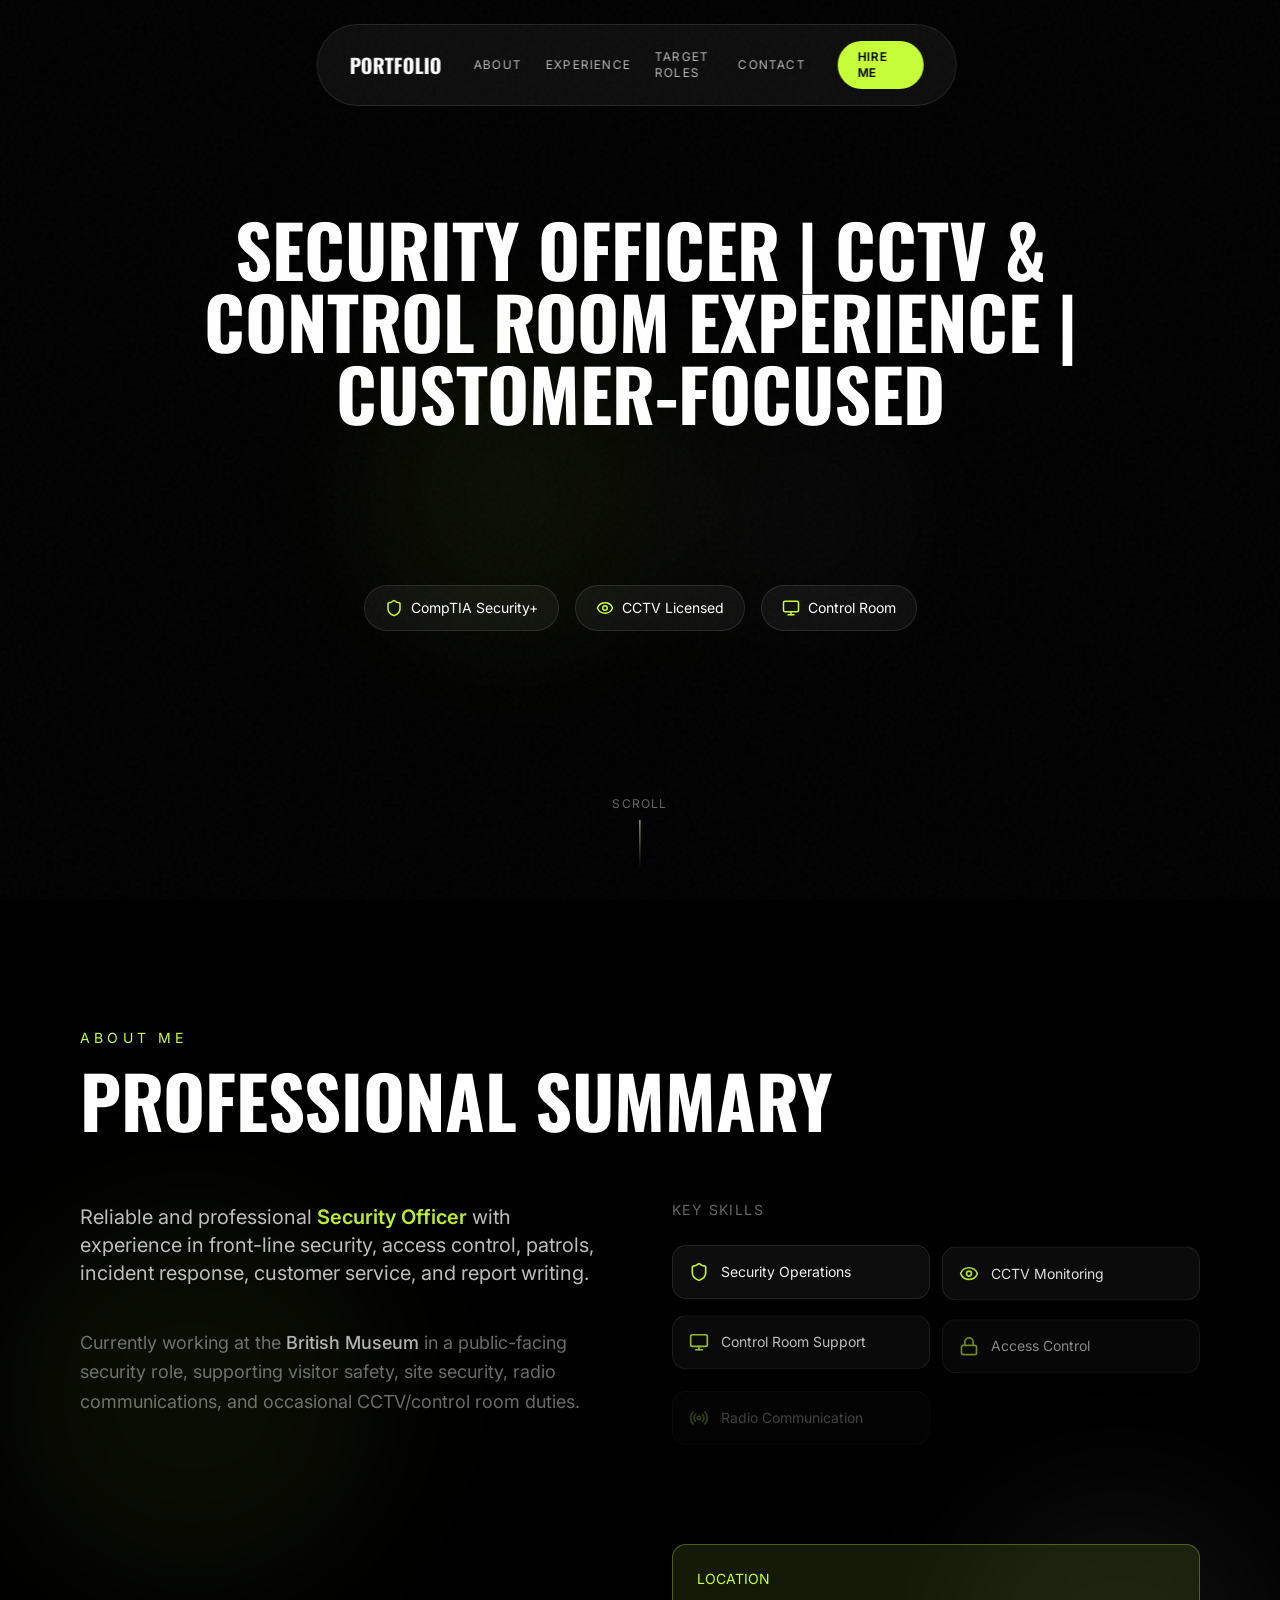
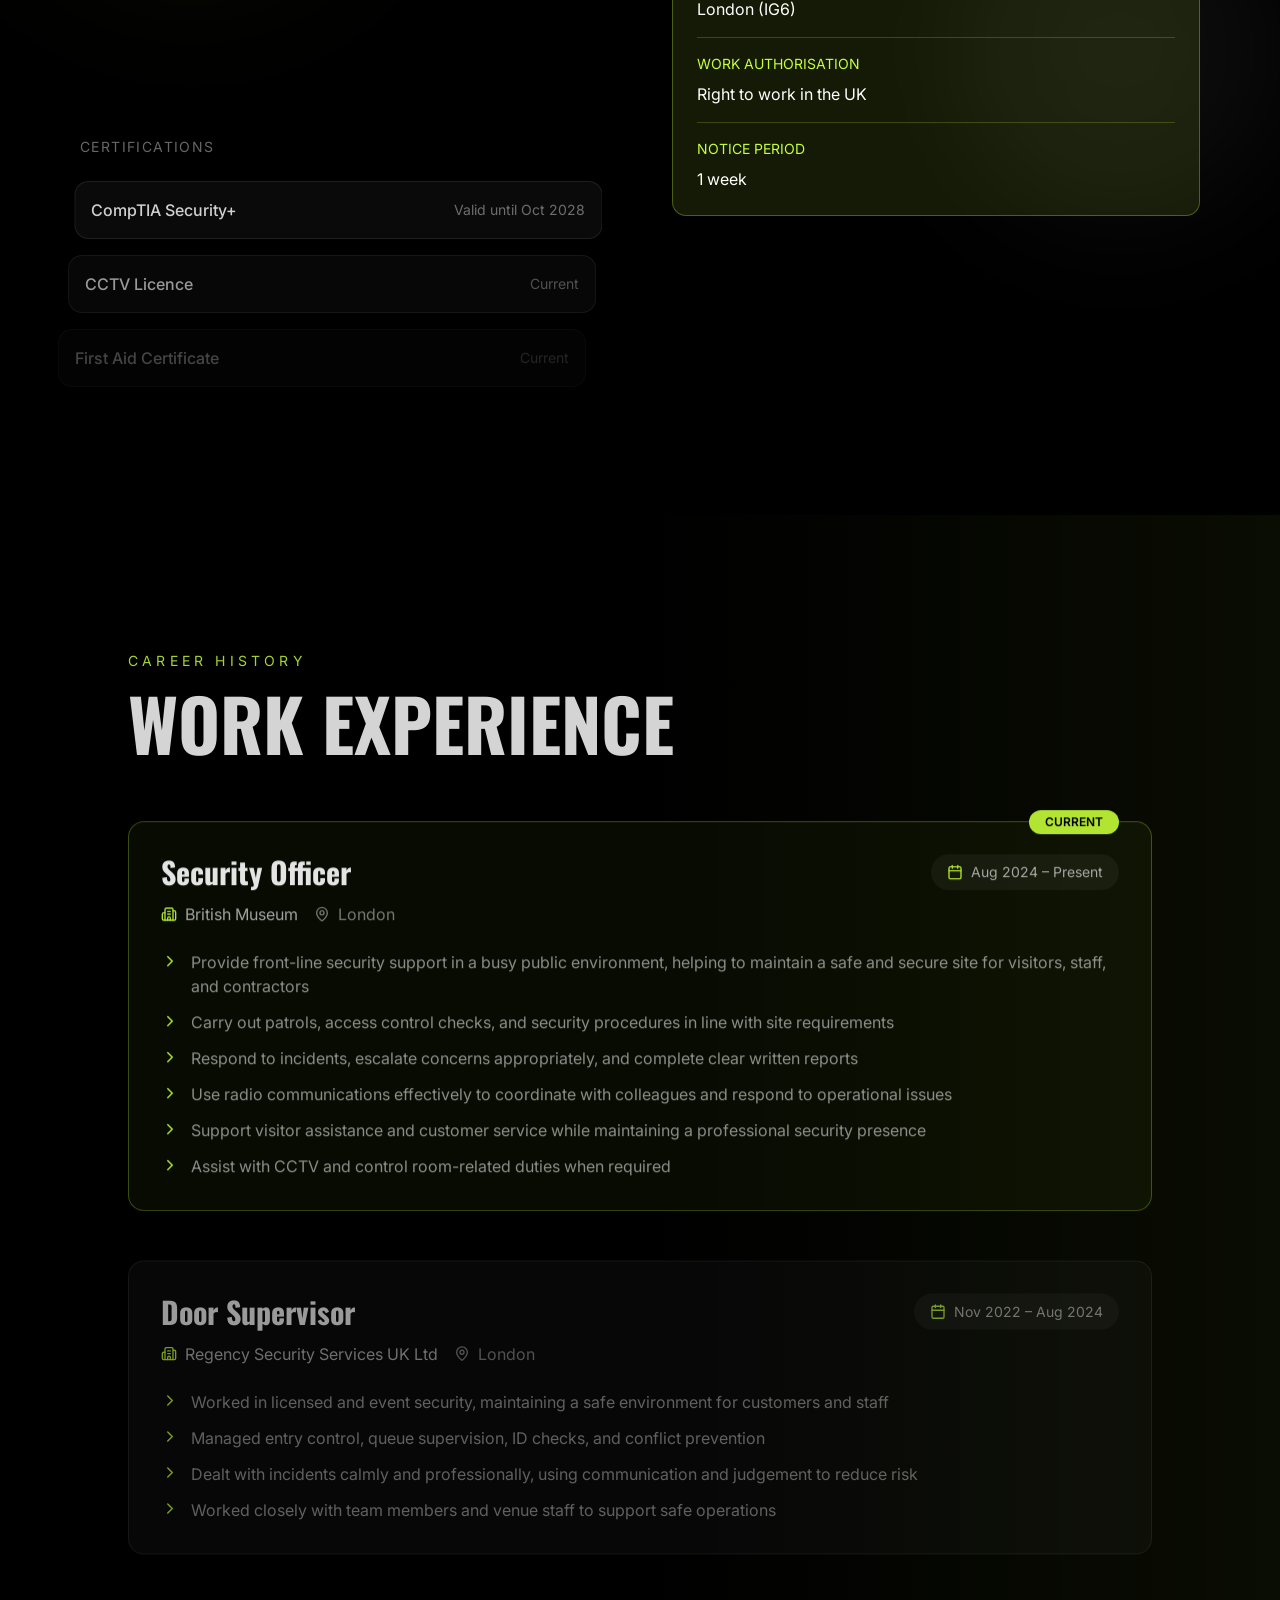
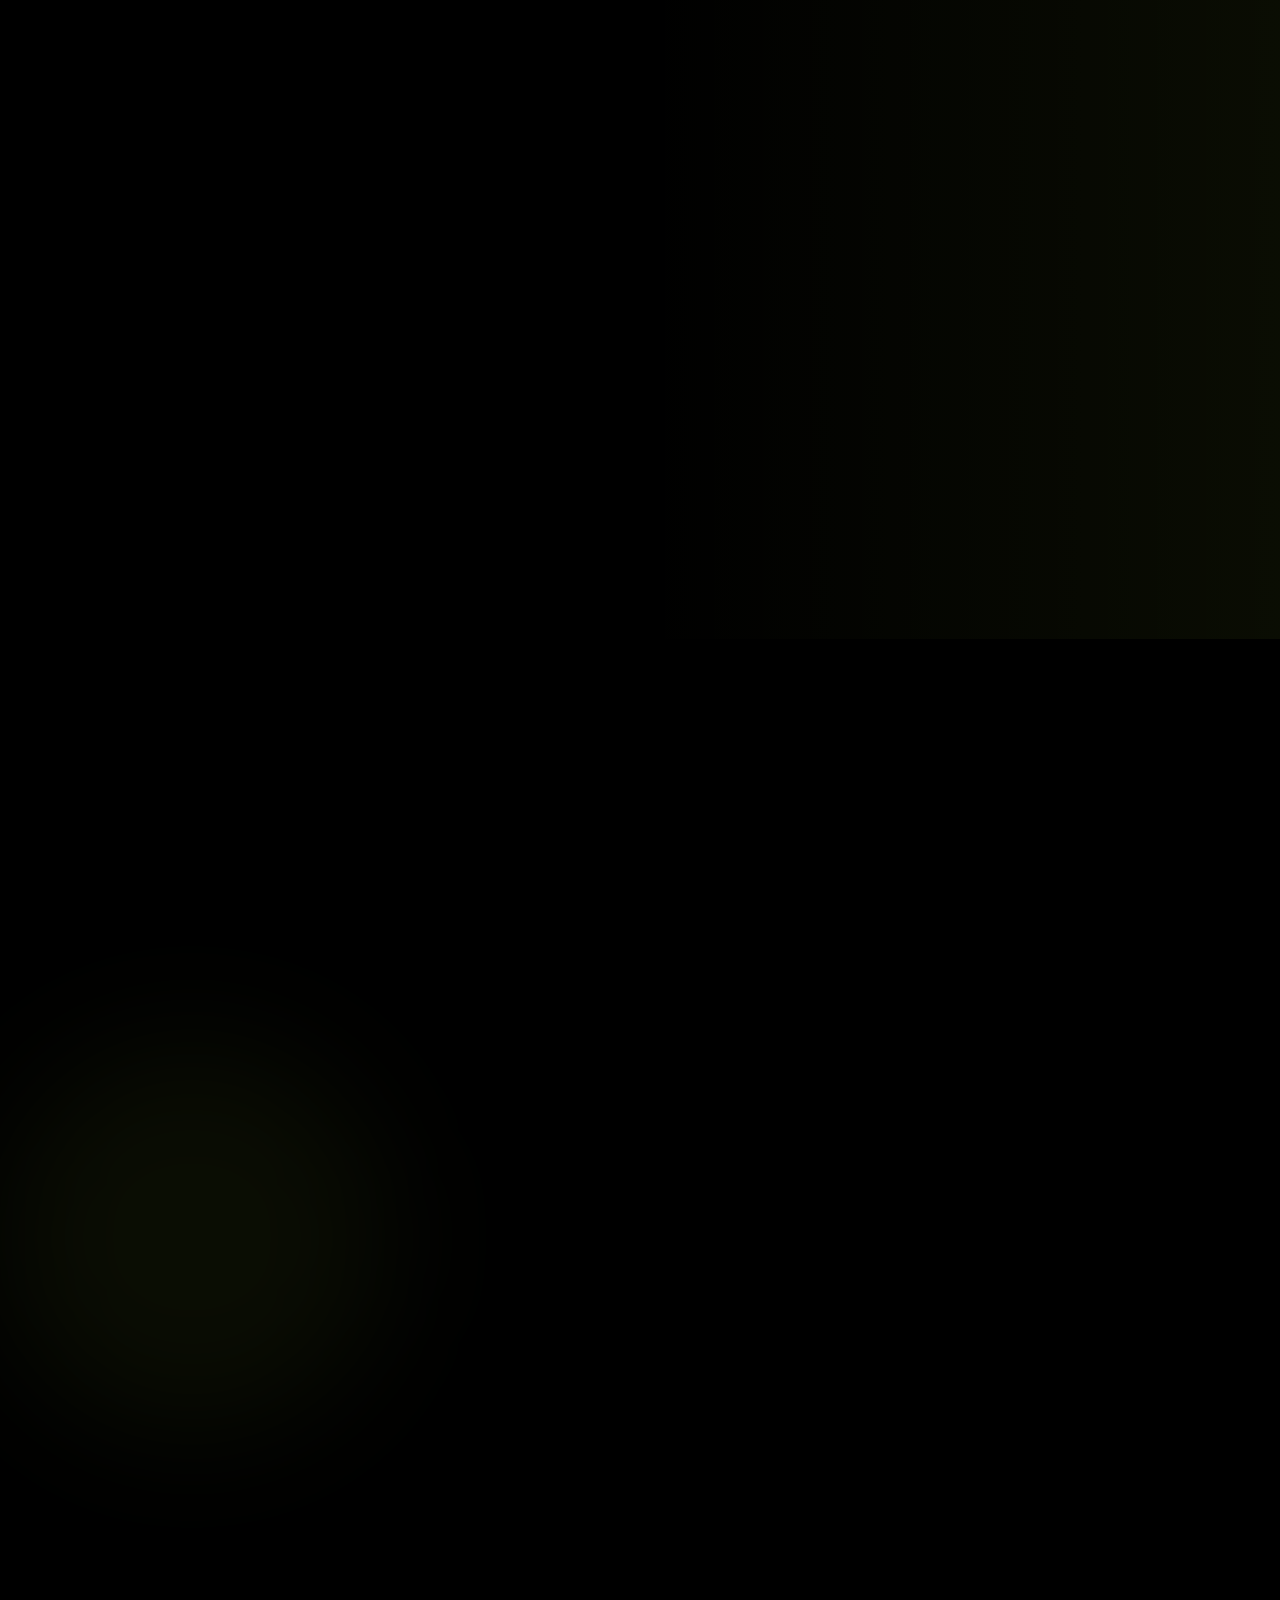
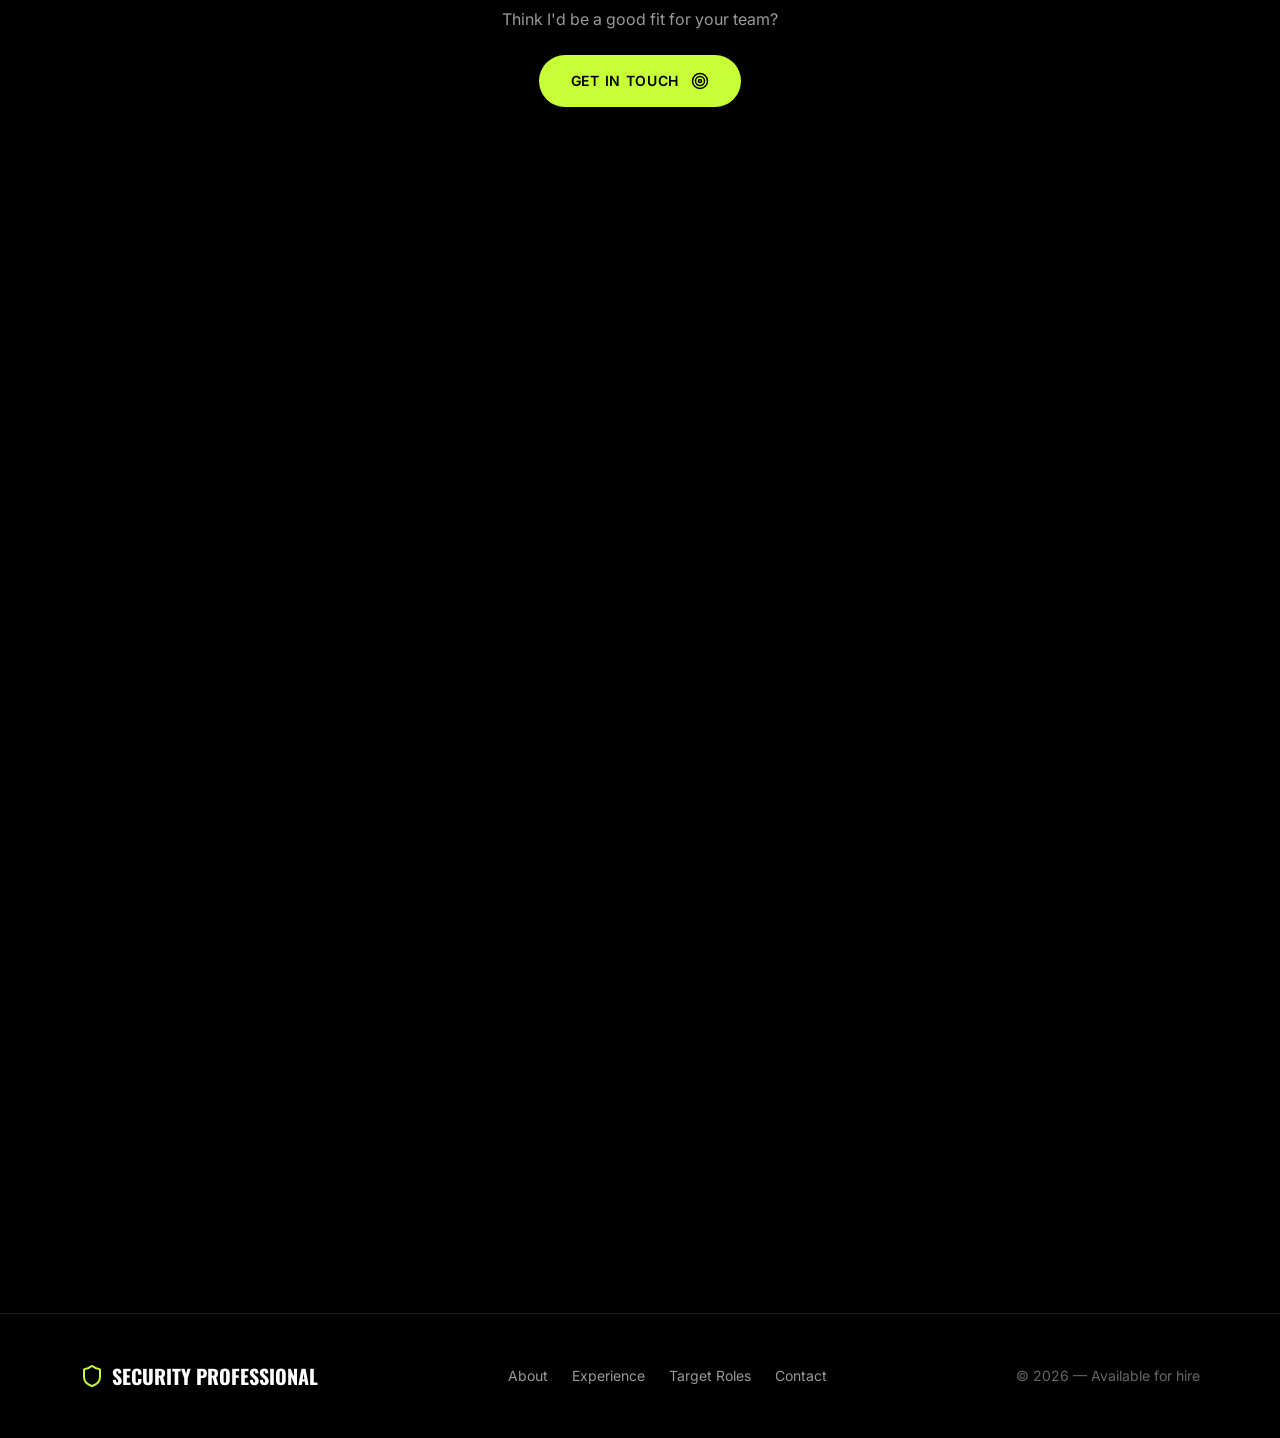
<file: index.html>
<!doctype html>
<html lang="en">
  <head>
    <meta charset="UTF-8" />
    <meta name="viewport" content="width=device-width, initial-scale=1.0" />
    <title>My Portfolio</title>
    <script type="module" crossorigin src="./assets/index-BgnXXlHX.js"></script>
    <link rel="stylesheet" crossorigin href="./assets/index-BeBqzYdr.css">
  </head>
  <body>
    <div id="root"></div>
  </body>
</html>
</file>
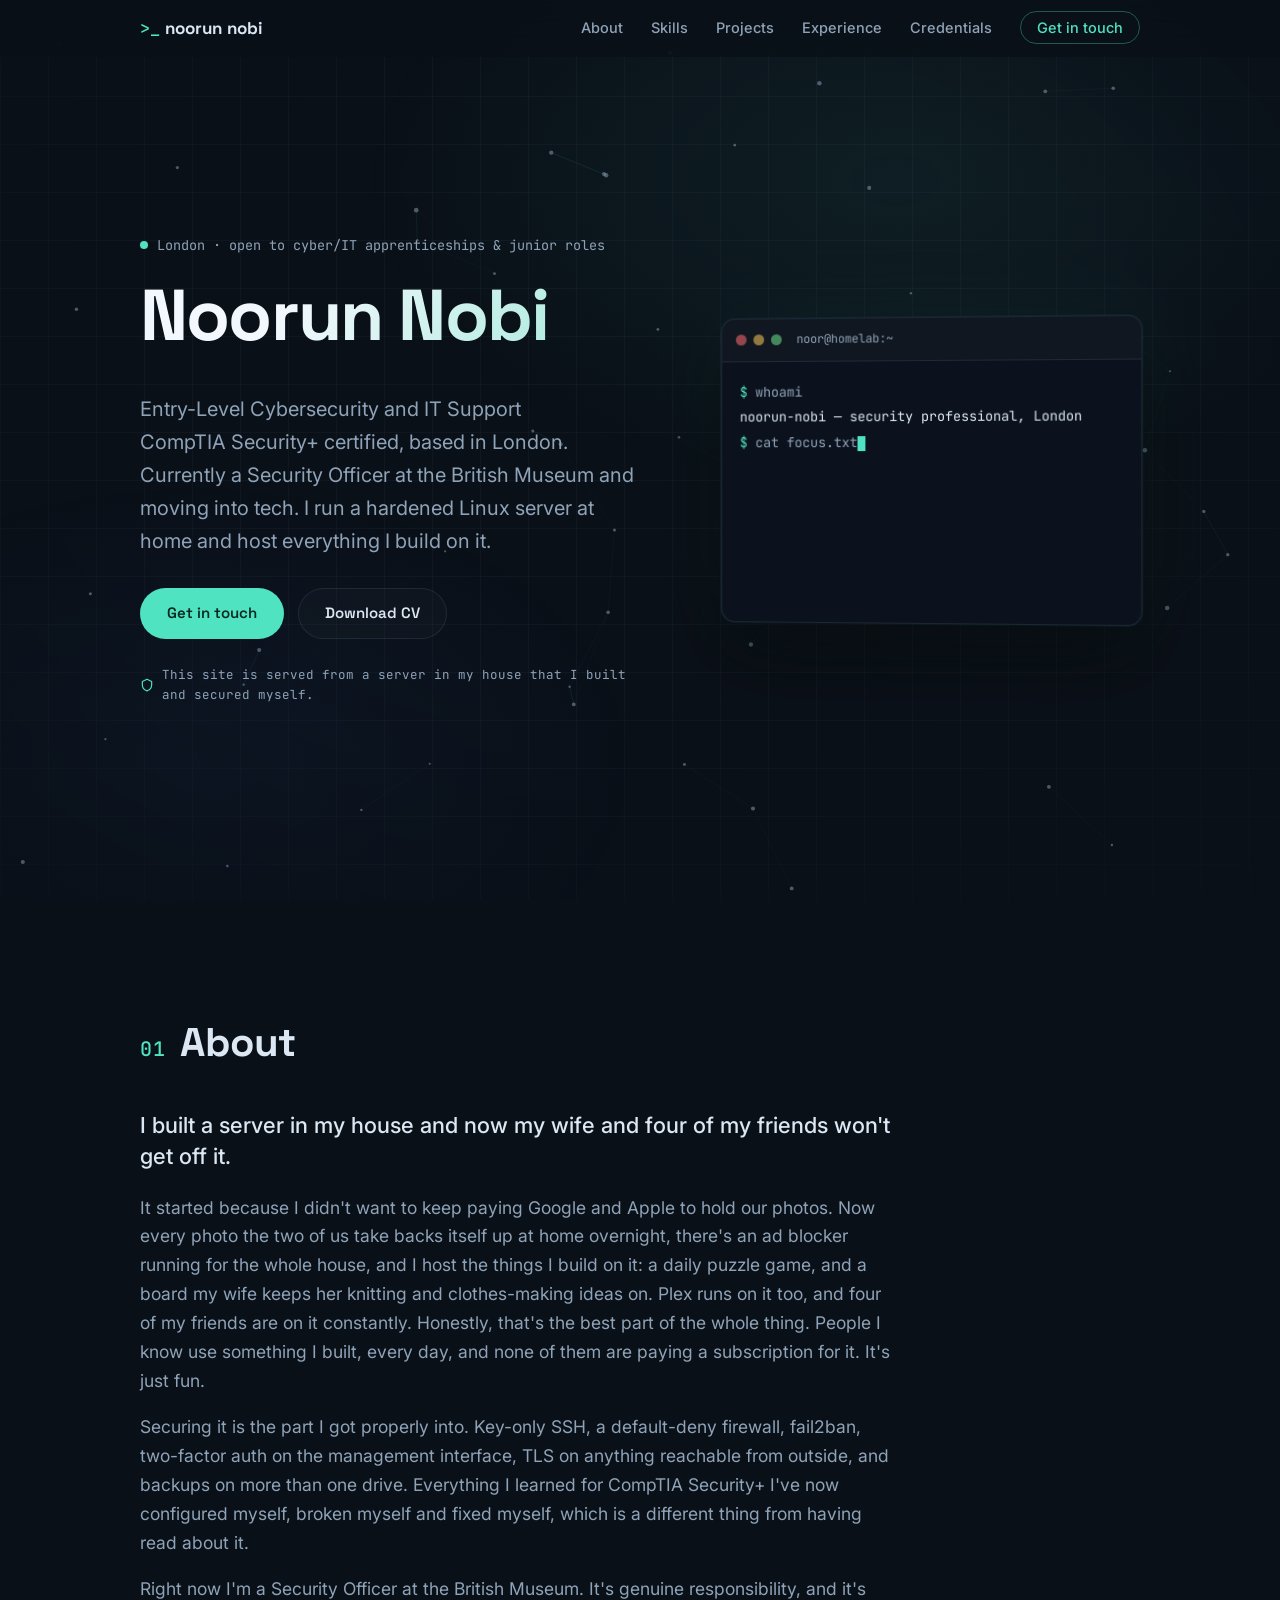
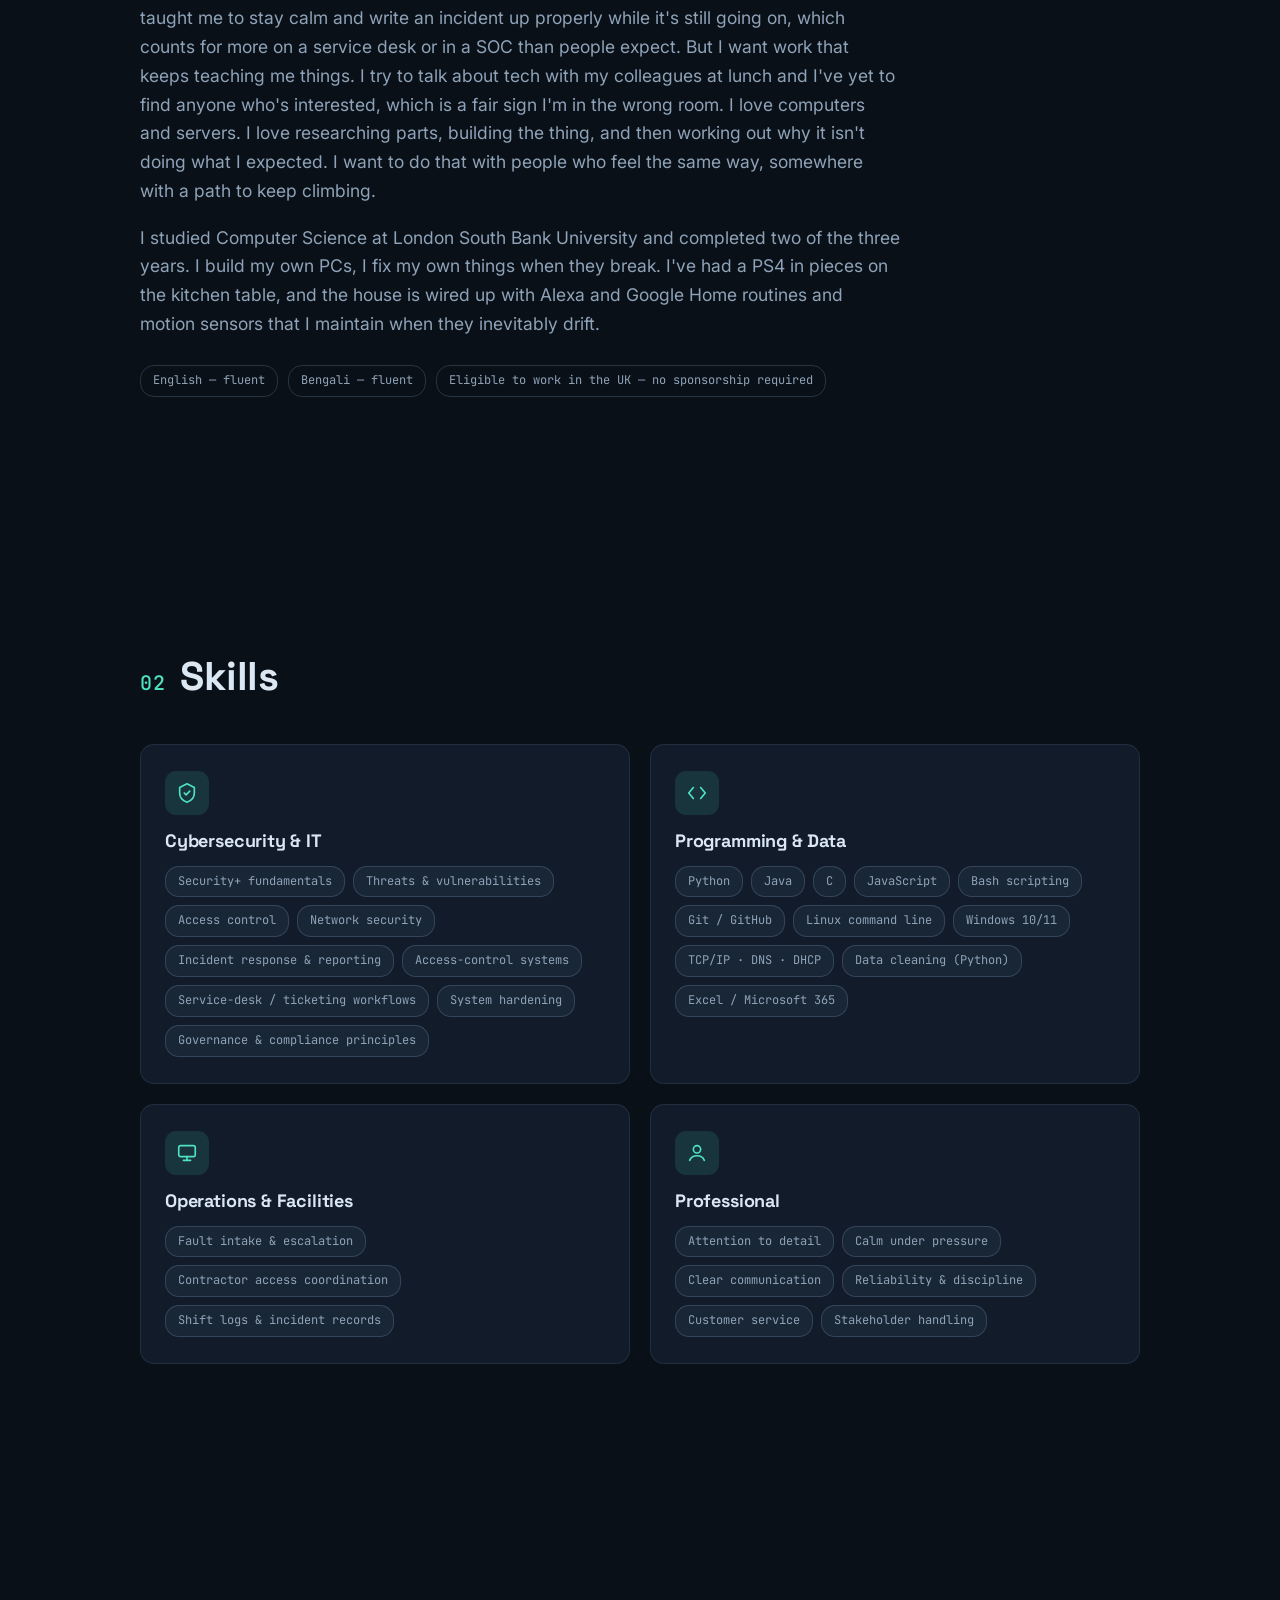
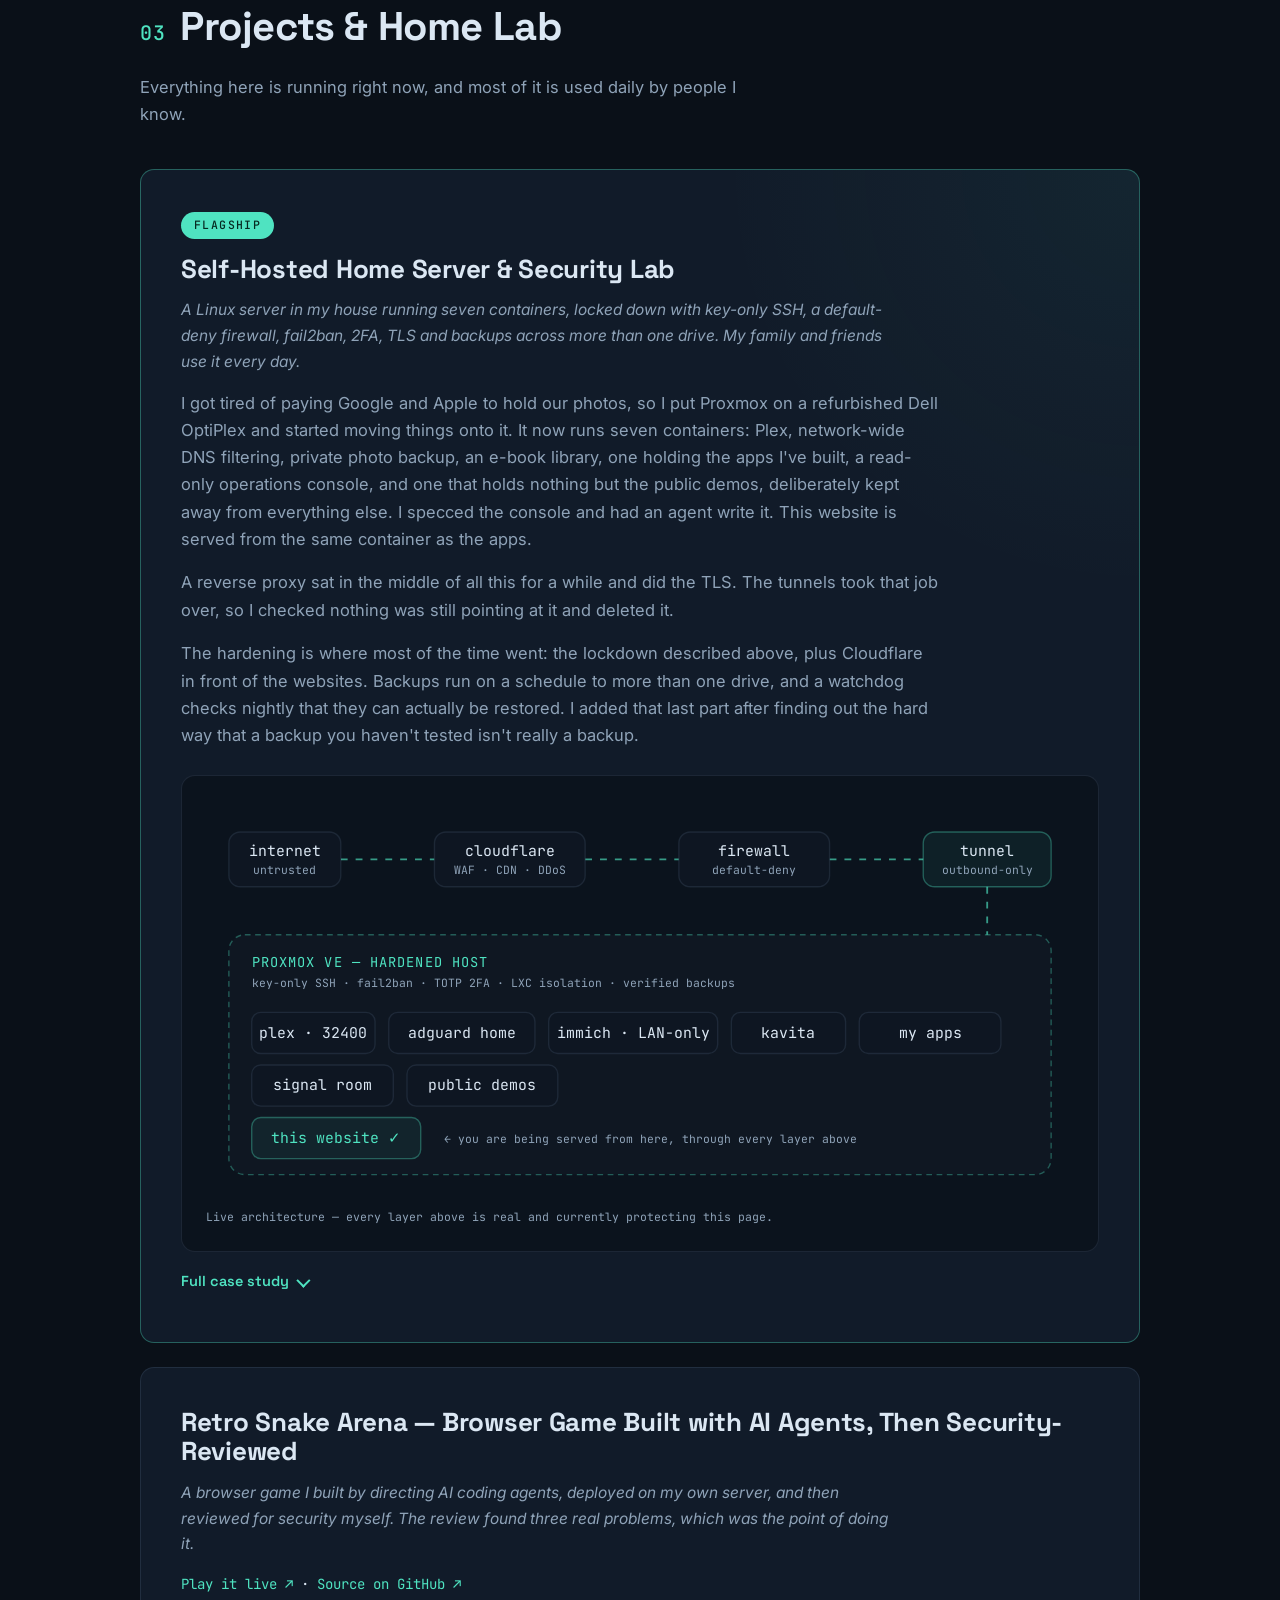
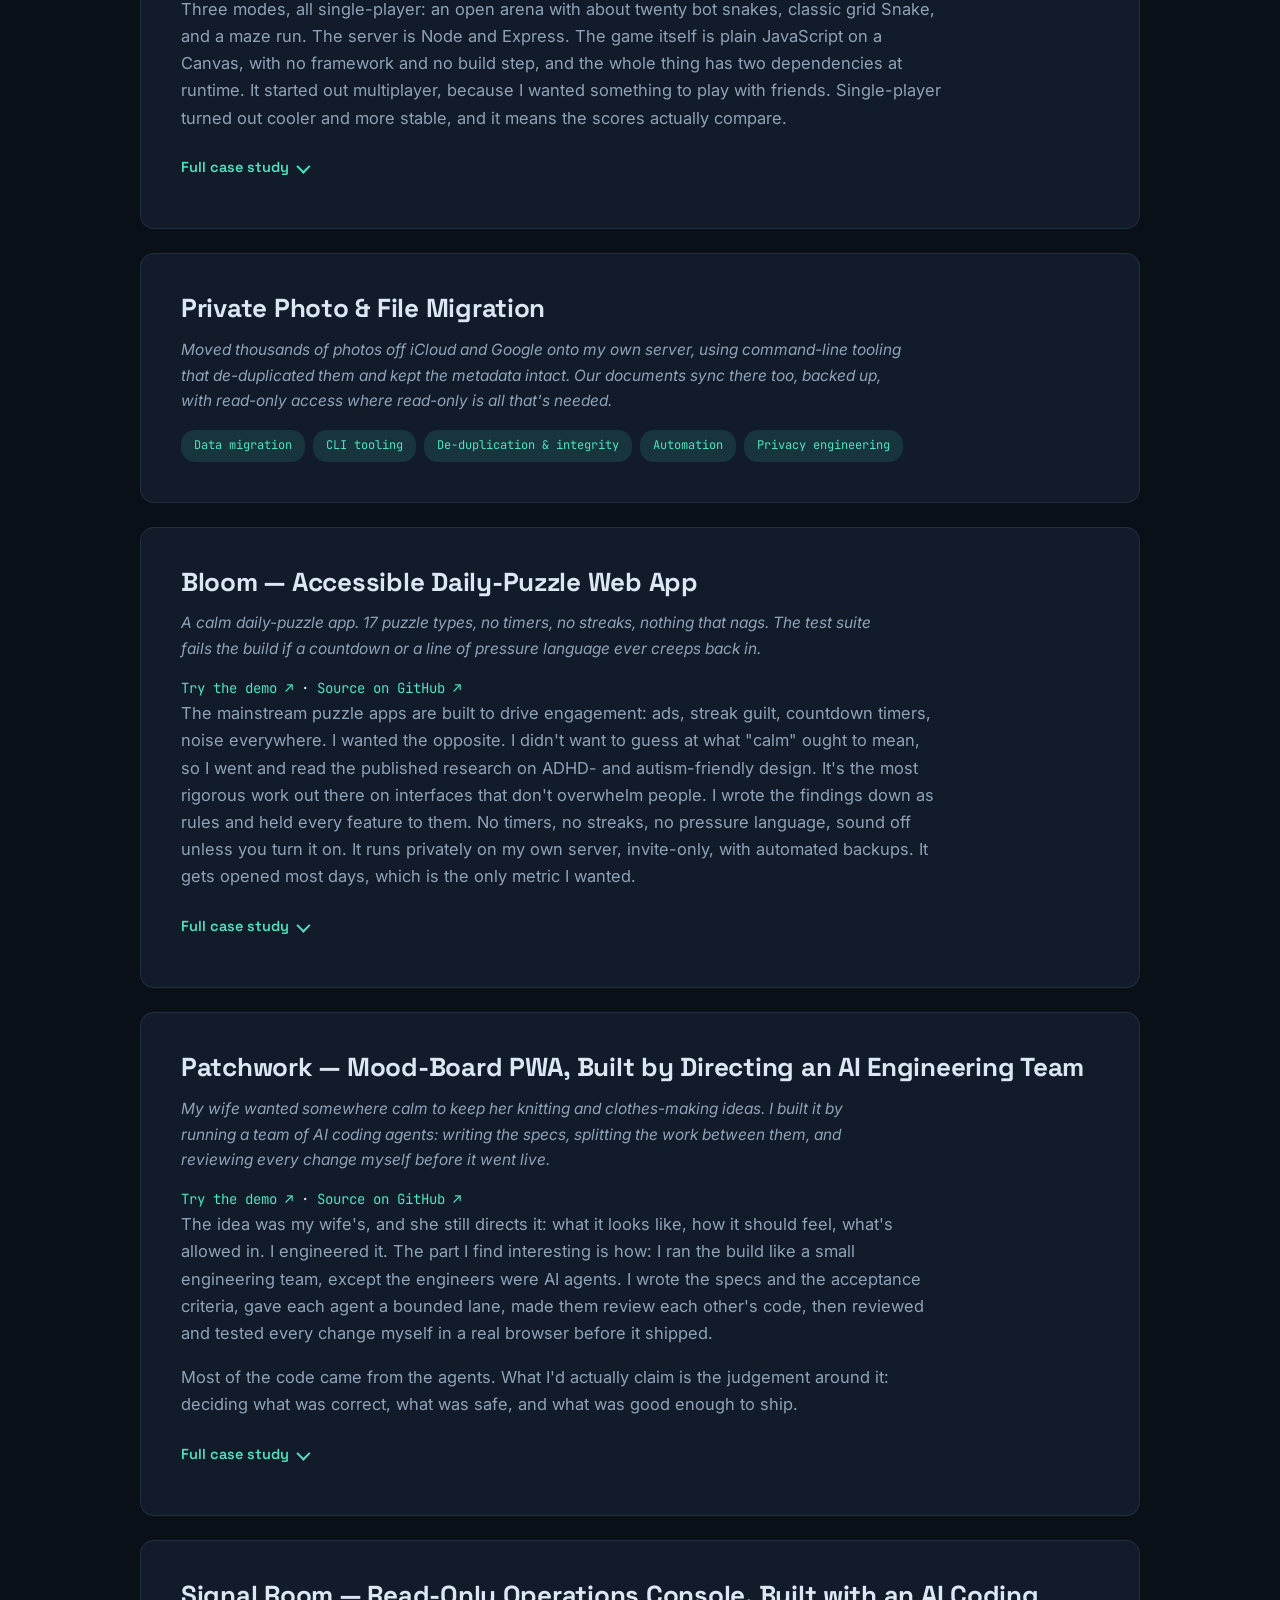
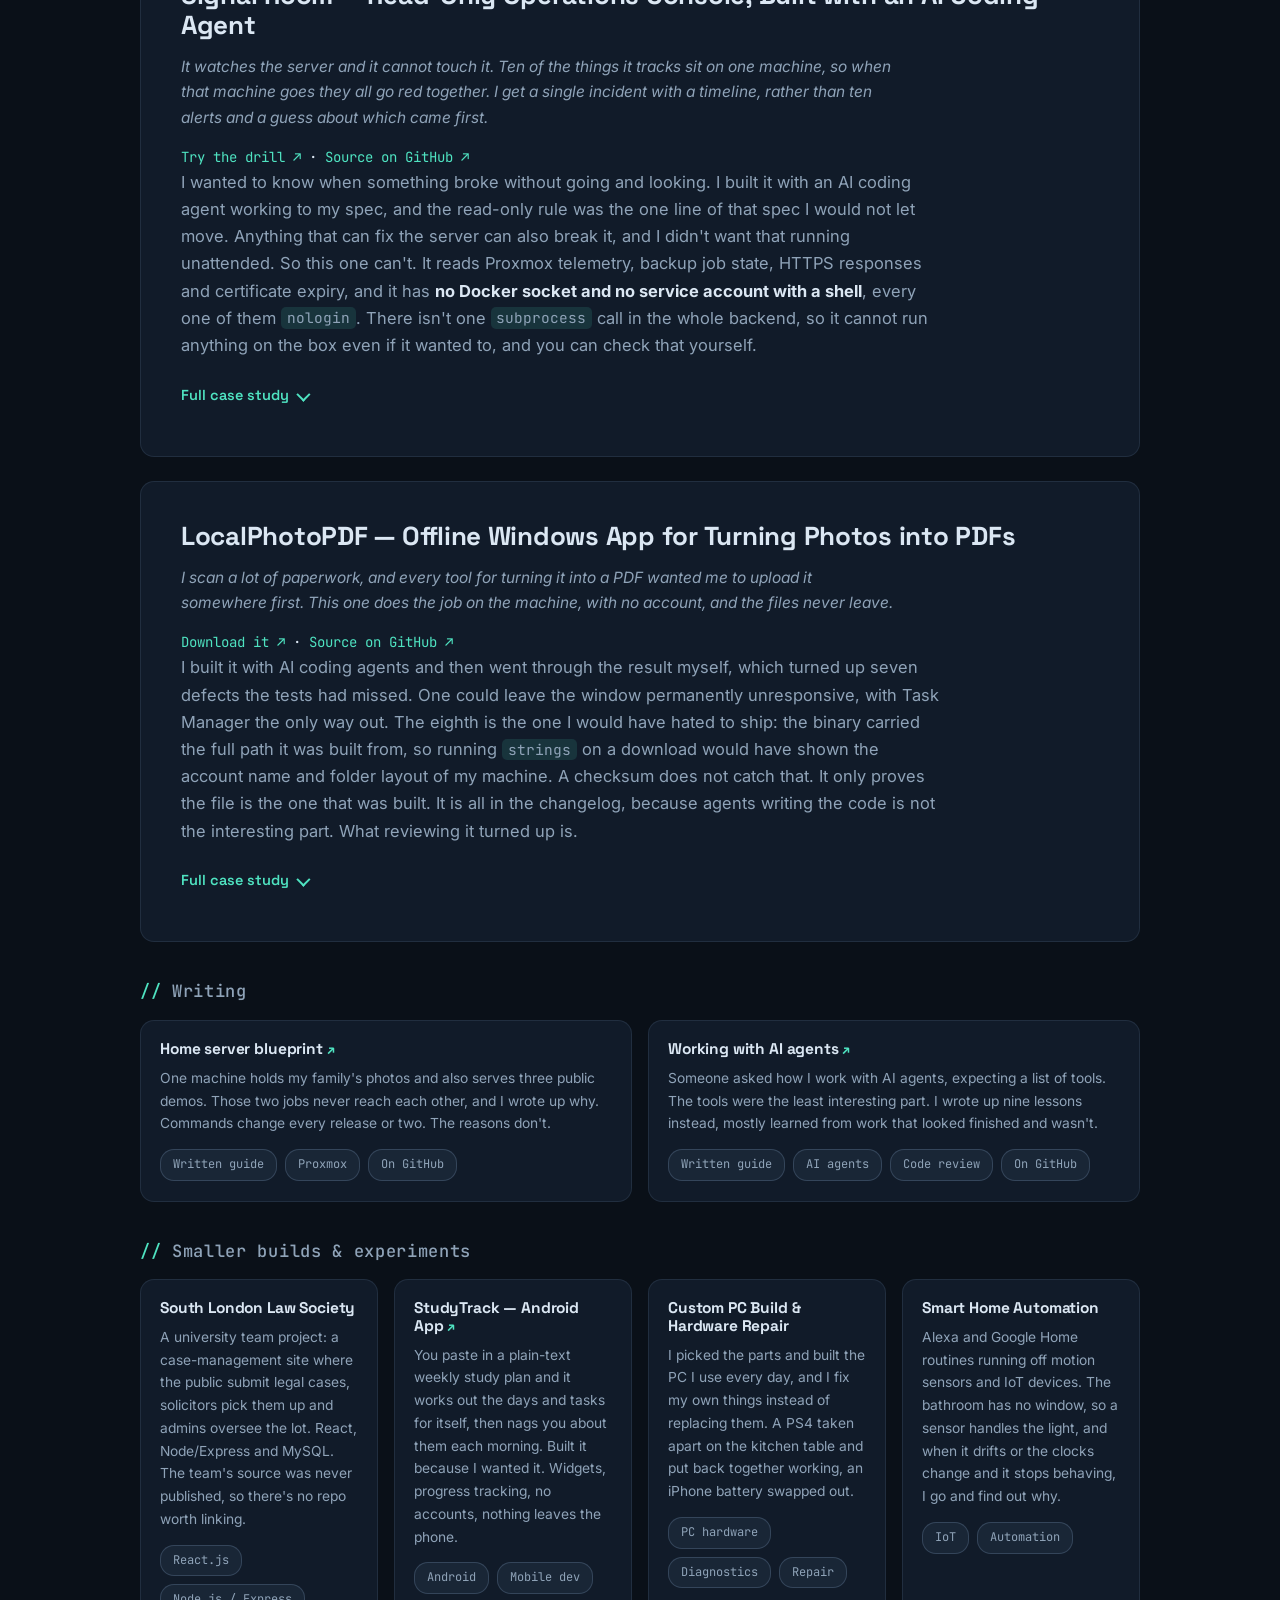
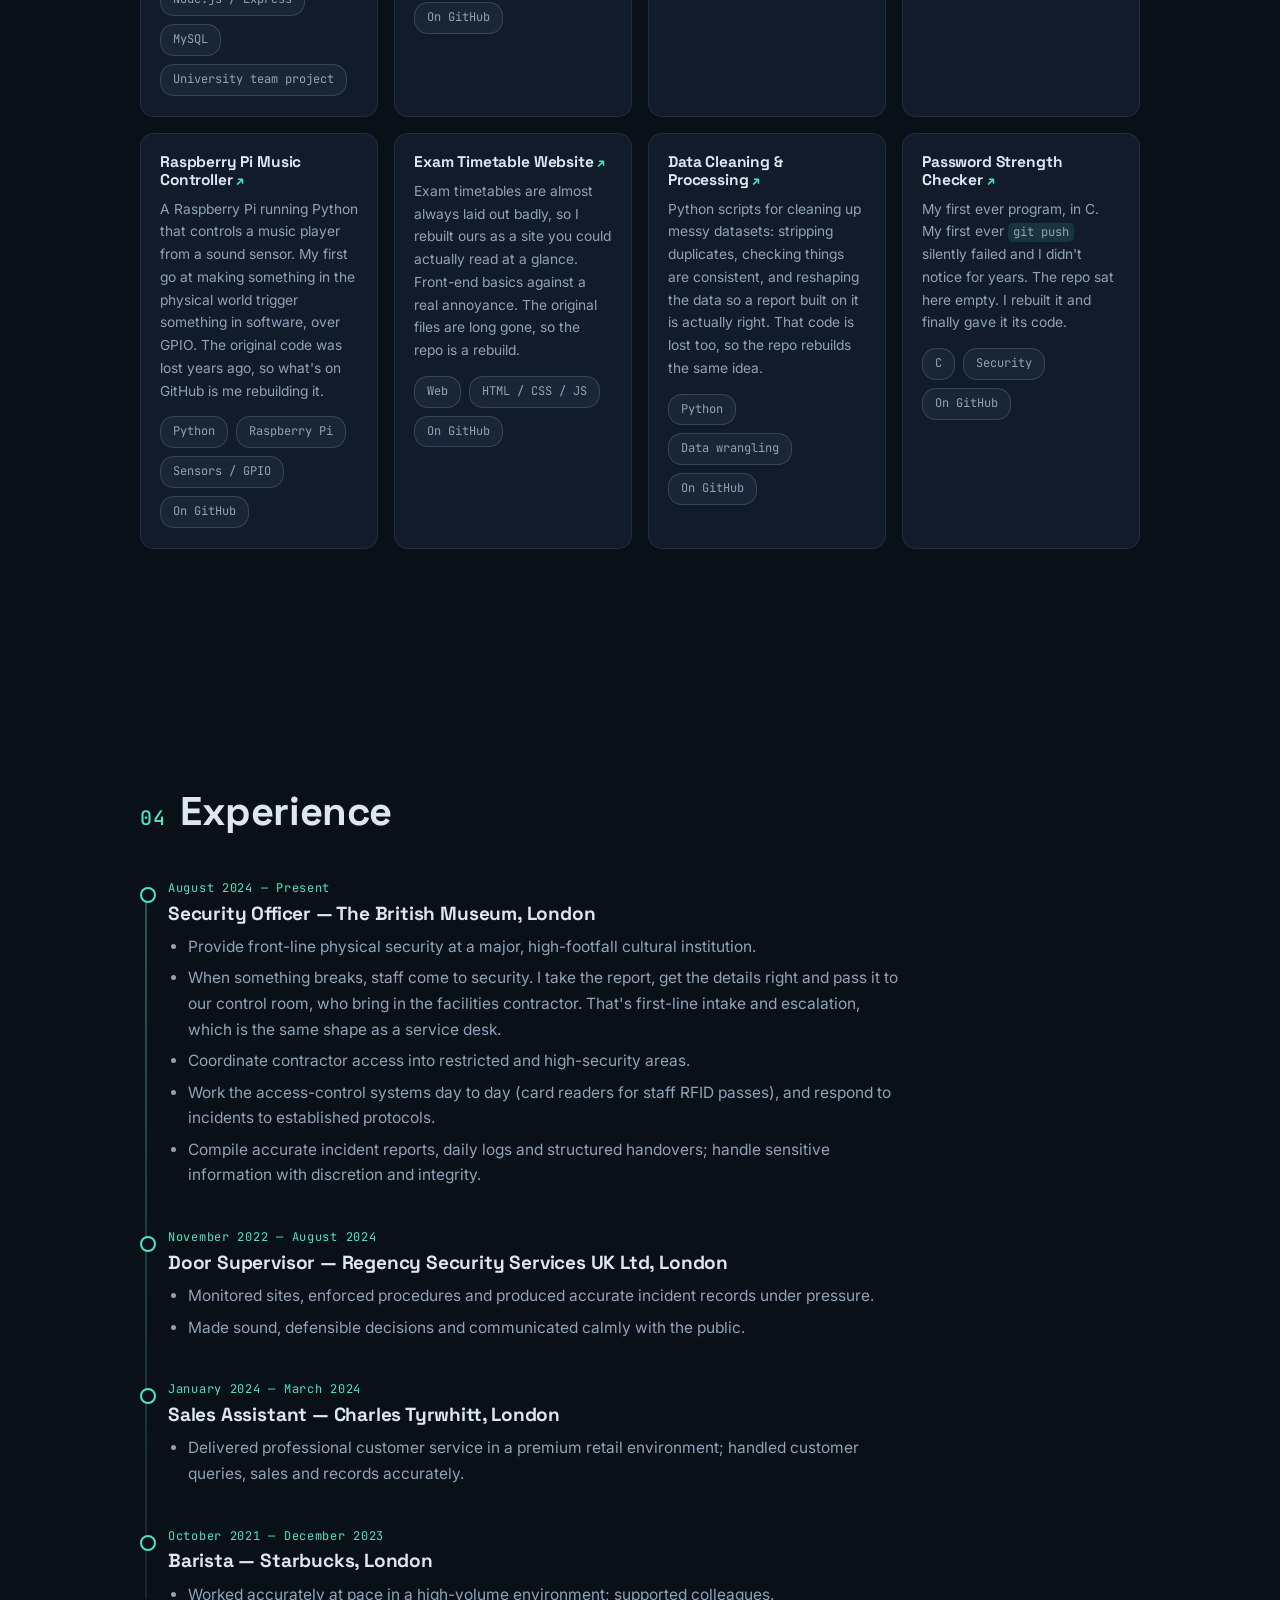
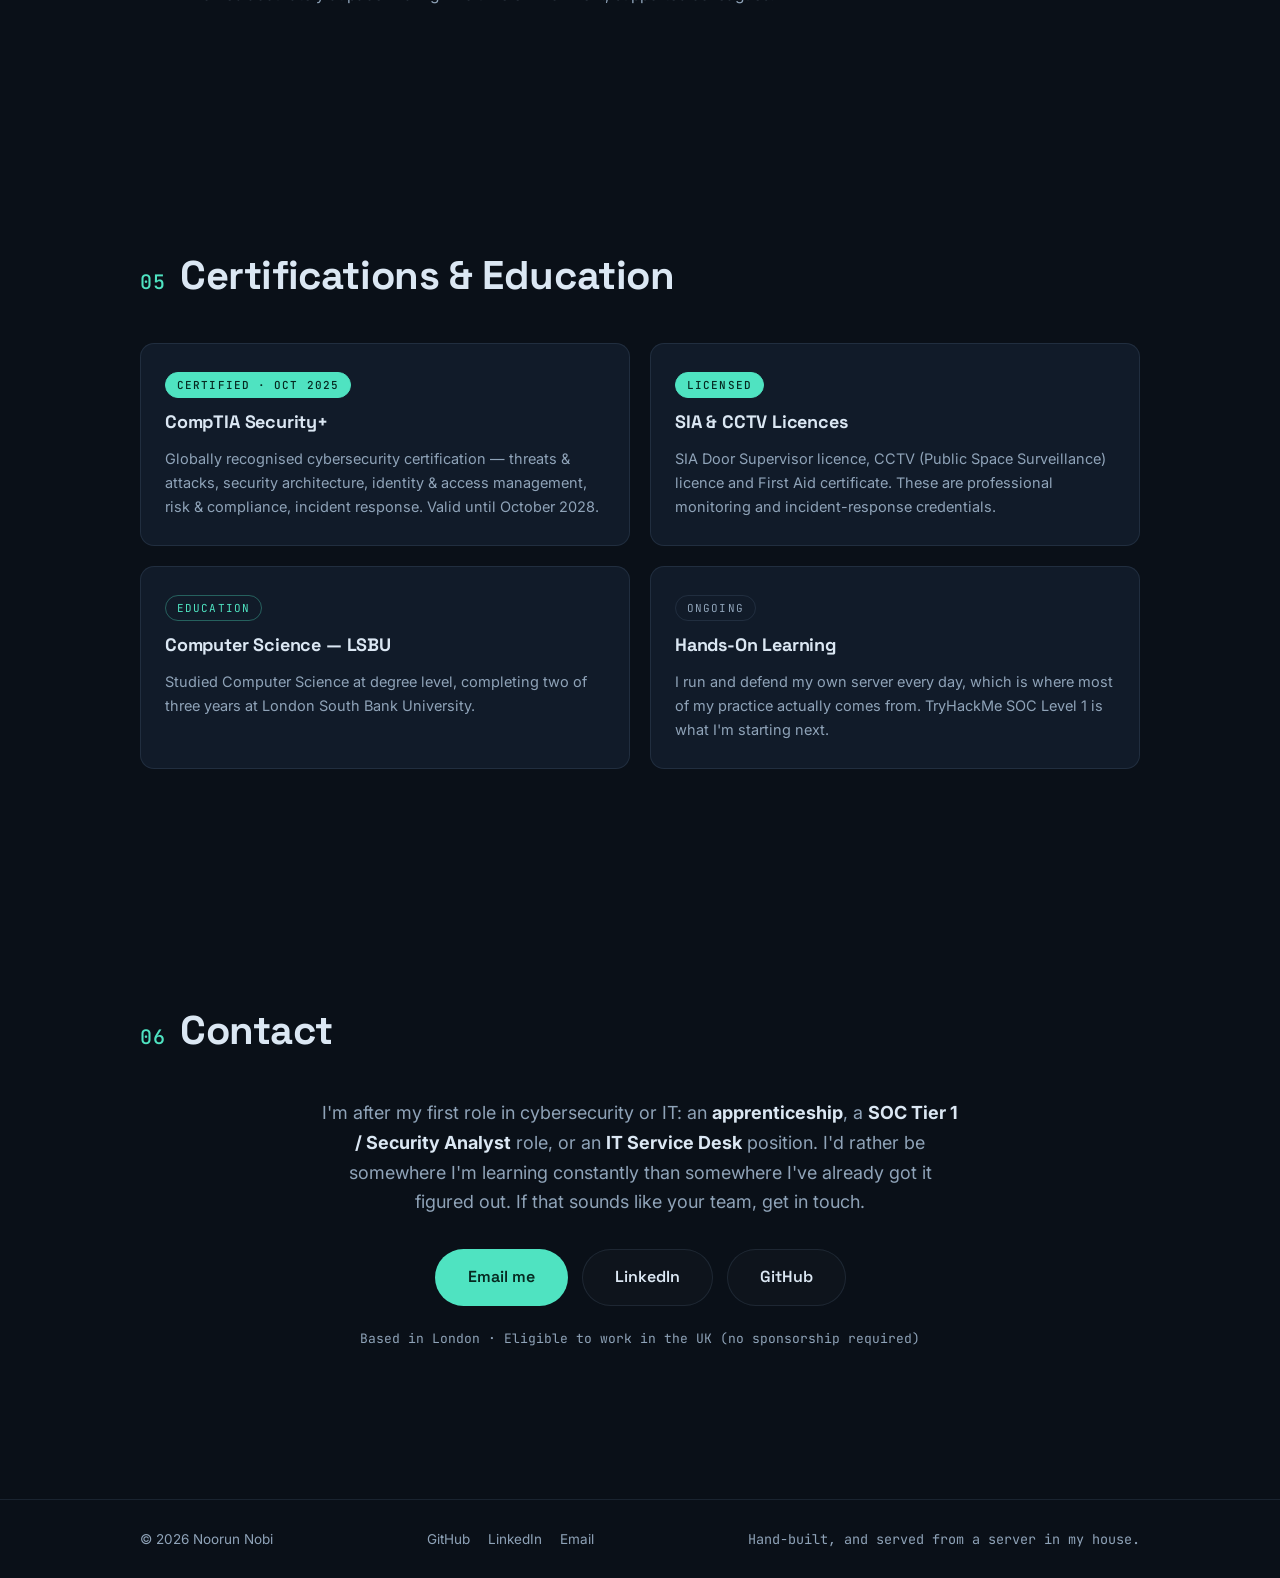
<file: site/index.html>
<!DOCTYPE html>
<html lang="en-GB">
<head>
  <meta charset="UTF-8">
  <meta name="viewport" content="width=device-width, initial-scale=1.0">
  <title>Noorun Nobi — Cybersecurity &amp; IT Support | CompTIA Security+</title>
  <meta name="description" content="Noorun Nobi — CompTIA Security+ certified, looking for a first role in cybersecurity, SOC or IT support in London. I run a Proxmox home server that my family and friends use every day, and I host the apps I build on it.">
  <meta name="author" content="Noorun Nobi">
  <link rel="canonical" href="https://noor.noorfamily.uk/">

  <!-- Open Graph (LinkedIn / social sharing) -->
  <meta property="og:type" content="website">
  <meta property="og:title" content="Noorun Nobi — Cybersecurity &amp; IT Support">
  <meta property="og:description" content="CompTIA Security+ · Entry-level Cybersecurity / SOC / IT Support · London. I built a server in my house, secured it, and now my wife and four of my friends are on it constantly.">
  <meta property="og:url" content="https://noor.noorfamily.uk/">
  <meta property="og:image" content="https://noor.noorfamily.uk/assets/og-image.png">
  <meta name="twitter:card" content="summary_large_image">

  <link rel="icon" type="image/svg+xml" href="assets/favicon.svg">

  <!-- Fonts -->
  <link rel="preconnect" href="https://fonts.googleapis.com">
  <link rel="preconnect" href="https://fonts.gstatic.com" crossorigin>
  <link href="https://fonts.googleapis.com/css2?family=Inter:wght@400;500;600&family=JetBrains+Mono:wght@400;500&family=Space+Grotesk:wght@500;600;700&display=swap" rel="stylesheet">

  <link rel="stylesheet" href="styles.css?v=20261118c">

  <!-- Structured data for search engines -->
  <script type="application/ld+json">
  {
    "@context": "https://schema.org",
    "@graph": [
      {
        "@type": "Person",
        "@id": "https://noor.noorfamily.uk/#noorun-nobi",
        "name": "Noorun Nobi",
        "jobTitle": "Entry-Level Cybersecurity & IT Support",
        "description": "Security Officer at the British Museum moving into cybersecurity. CompTIA Security+ certified, with a self-hosted Proxmox server and security lab built, hardened and maintained at home.",
        "address": {
          "@type": "PostalAddress",
          "addressLocality": "London",
          "addressCountry": "GB"
        },
        "knowsLanguage": [
          "English",
          "Bengali"
        ],
        "hasCredential": {
          "@type": "EducationalOccupationalCredential",
          "name": "CompTIA Security+",
          "credentialCategory": "certification",
          "recognizedBy": {
            "@type": "Organization",
            "name": "CompTIA"
          },
          "dateCreated": "2025-10",
          "expires": "2028-10"
        },
        "email": "mailto:nnobi.inbox@hotmail.com",
        "sameAs": [
          "https://www.linkedin.com/in/noorun-nobi-6b76a3217",
          "https://github.com/CourageToChange"
        ],
        "url": "https://noor.noorfamily.uk/",
        "mainEntityOfPage": "https://noor.noorfamily.uk/"
      },
      {
        "@type": "SoftwareApplication",
        "name": "Retro Snake Arena",
        "description": "A browser game built by directing AI coding agents, deployed on a self-hosted server and then security-reviewed by hand. Three single-player modes: an open arena with bot snakes, classic grid Snake, and a maze run.",
        "url": "https://snake.noorfamily.uk/",
        "applicationCategory": "GameApplication",
        "operatingSystem": "Web browser",
        "isAccessibleForFree": true,
        "author": {
          "@id": "https://noor.noorfamily.uk/#noorun-nobi"
        },
        "sameAs": "https://github.com/CourageToChange/retro-snake-arena"
      },
      {
        "@type": "SoftwareApplication",
        "name": "Signal Room",
        "description": "A read-only operations console for a self-hosted server. It reads Proxmox telemetry, backup job state, HTTPS responses and certificate expiry, and it cannot change anything on the machine it watches. Built with an AI coding agent to a fixed read-only spec.",
        "url": "https://signal-demo.noorfamily.uk/",
        "applicationCategory": "DeveloperApplication",
        "operatingSystem": "Web browser",
        "isAccessibleForFree": true,
        "author": {
          "@id": "https://noor.noorfamily.uk/#noorun-nobi"
        },
        "sameAs": "https://github.com/CourageToChange/signal-room"
      },
      {
        "@type": "SoftwareApplication",
        "name": "Bloom",
        "description": "A calm daily-puzzle web app with 17 puzzle types and no timers, streaks or pressure language. The test suite fails the build if a countdown or a line of pressure wording is reintroduced.",
        "url": "https://bloom-demo.noorfamily.uk/",
        "applicationCategory": "GameApplication",
        "operatingSystem": "Web browser",
        "isAccessibleForFree": true,
        "author": {
          "@id": "https://noor.noorfamily.uk/#noorun-nobi"
        },
        "sameAs": "https://github.com/CourageToChange/bloom"
      },
      {
        "@type": "SoftwareApplication",
        "name": "LocalPhotoPDF",
        "description": "An offline Windows desktop app that turns photos and scans into a single PDF on the local machine, with no account and no upload. Every release ships with checksums, build provenance attestation and a software bill of materials.",
        "url": "https://github.com/CourageToChange/LocalPhotoPDF",
        "applicationCategory": "UtilitiesApplication",
        "operatingSystem": "Windows",
        "softwareVersion": "1.0.0",
        "datePublished": "2026-08-15",
        "downloadUrl": "https://github.com/CourageToChange/LocalPhotoPDF/releases/latest",
        "isAccessibleForFree": true,
        "author": {
          "@id": "https://noor.noorfamily.uk/#noorun-nobi"
        },
        "sameAs": "https://github.com/CourageToChange/LocalPhotoPDF"
      },
      {
        "@type": "SoftwareApplication",
        "name": "Patchwork",
        "description": "A mood-board progressive web app with a touch-first infinite canvas for photos, notes and drawing, synced between devices through a self-hosted API. Built by directing a team of AI coding agents.",
        "url": "https://patchwork-demo.noorfamily.uk/",
        "applicationCategory": "DesignApplication",
        "operatingSystem": "Web browser",
        "isAccessibleForFree": true,
        "author": {
          "@id": "https://noor.noorfamily.uk/#noorun-nobi"
        },
        "sameAs": "https://github.com/CourageToChange/patchwork"
      }
    ]
  }
  </script>
</head>
<body>

  <a class="skip-link" href="#about">Skip to content</a>
  <div class="progress" id="progress" aria-hidden="true"></div>

  <!-- ============ NAV ============ -->
  <header class="nav" id="nav">
    <nav class="nav__inner" aria-label="Primary">
      <a class="nav__brand" href="#top">
        <span class="nav__brand-mark" aria-hidden="true">&gt;_</span> noorun&nbsp;nobi
      </a>
      <button class="nav__toggle" id="navToggle" aria-expanded="false" aria-controls="navLinks" aria-label="Toggle menu">
        <span></span><span></span>
      </button>
      <ul class="nav__links" id="navLinks">
        <li><a href="#about">About</a></li>
        <li><a href="#skills">Skills</a></li>
        <li><a href="#projects">Projects</a></li>
        <li><a href="#experience">Experience</a></li>
        <li><a href="#credentials">Credentials</a></li>
        <li><a class="nav__cta" href="#contact">Get in touch</a></li>
      </ul>
    </nav>
  </header>

  <main id="top">

    <!-- ============ HERO ============ -->
    <section class="hero">
      <div class="hero__bg" aria-hidden="true"></div>
      <canvas class="hero__net" id="netCanvas" aria-hidden="true"></canvas>
      <div class="hero__inner container">
        <div class="hero__copy">
          <p class="hero__eyebrow reveal-up" style="--d:0">
            <span class="status-dot" aria-hidden="true"></span> London · open to cyber/IT apprenticeships &amp; junior roles
          </p>
          <h1 class="hero__title reveal-up" style="--d:1">Noorun Nobi</h1>
          <p class="hero__subtitle reveal-up" style="--d:2">
            Entry-Level Cybersecurity and IT Support<br>
            CompTIA Security+ certified, based in London. Currently a Security Officer at the British Museum and moving into tech. I run a hardened Linux server at home and host everything I build on it.
          </p>
          <div class="hero__actions reveal-up" style="--d:3">
            <a class="btn btn--primary" href="#contact">Get in touch</a>
            <a class="btn btn--ghost" href="assets/cv/Noorun-Nobi-CV.pdf?v=20261029" download>Download CV</a>
          </div>
          <p class="hero__hosted reveal-up" style="--d:4">
            <svg width="14" height="14" viewBox="0 0 24 24" fill="none" aria-hidden="true"><path d="M12 2L4 6v6c0 5 3.5 8.5 8 10 4.5-1.5 8-5 8-10V6l-8-4z" stroke="currentColor" stroke-width="2" stroke-linejoin="round"/></svg>
            This site is served from a server in my house that I built and secured myself.
          </p>
        </div>

        <div class="hero__terminal reveal-up" style="--d:3" aria-hidden="true">
          <div class="terminal">
            <div class="terminal__bar">
              <span class="terminal__dot"></span><span class="terminal__dot"></span><span class="terminal__dot"></span>
              <span class="terminal__title">noor@homelab:~</span>
            </div>
            <div class="terminal__body" id="terminalBody"></div>
          </div>
        </div>
      </div>
    </section>

    <!-- ============ ABOUT ============ -->
    <section class="section" id="about">
      <div class="container">
        <h2 class="section__title reveal"><span class="section__num">01</span> About</h2>
        <div class="about reveal">
          <p class="about__lead">
            I built a server in my house and now my wife and four of my friends won't get off it.
          </p>
          <p>
            It started because I didn't want to keep paying Google and Apple to hold our photos.
            Now every photo the two of us take backs itself up at home overnight, there's an ad
            blocker running for the whole house, and I host the things I build on it: a daily puzzle game, and a board my wife keeps her knitting and clothes-making ideas on. Plex runs on it too, and four of my friends are on it constantly. Honestly, that's
            the best part of the whole thing. People I know use something I built, every day, and
            none of them are paying a subscription for it. It's just fun.
          </p>
          <p>
            Securing it is the part I got properly into. Key-only SSH, a default-deny firewall,
            fail2ban, two-factor auth on the management interface, TLS on anything reachable from
            outside, and backups on more than one drive. Everything I learned for CompTIA
            Security+ I've now configured myself, broken myself and fixed myself, which is a
            different thing from having read about it.
          </p>
          <p>
            Right now I'm a Security Officer at the British Museum. It's genuine responsibility,
            and it's taught me to stay calm and write an incident up properly while it's still
            going on, which counts for more on a service desk or in a SOC than people expect.
            But I want work that keeps teaching me things. I try to talk about tech with my
            colleagues at lunch and I've yet to find anyone who's interested, which is a fair
            sign I'm in the wrong room. I love computers and servers. I love researching parts,
            building the thing, and then working out why it isn't doing what I expected. I want
            to do that with people who feel the same way, somewhere with a path to keep climbing.
          </p>
          <p>
            I studied Computer Science at London South Bank University and completed two of the
            three years. I build my own PCs, I fix my own things when they break. I've had a PS4
            in pieces on the kitchen table, and the house is wired up with Alexa and Google&nbsp;Home
            routines and motion sensors that I maintain when they inevitably drift.
          </p>
          <p class="about__langs">
            <span class="pill pill--quiet">English — fluent</span>
            <span class="pill pill--quiet">Bengali — fluent</span>
            <span class="pill pill--quiet">Eligible to work in the UK — no sponsorship required</span>
          </p>
        </div>
      </div>
    </section>

    <!-- ============ SKILLS ============ -->
    <section class="section" id="skills">
      <div class="container">
        <h2 class="section__title reveal"><span class="section__num">02</span> Skills</h2>
        <div class="cards-3 cards-3--skills">
          <article class="card reveal">
            <div class="card__icon" aria-hidden="true">
              <svg width="22" height="22" viewBox="0 0 24 24" fill="none"><path d="M12 2L4 6v6c0 5 3.5 8.5 8 10 4.5-1.5 8-5 8-10V6l-8-4z" stroke="currentColor" stroke-width="1.8" stroke-linejoin="round"/><path d="M9 12l2 2 4-4" stroke="currentColor" stroke-width="1.8" stroke-linecap="round" stroke-linejoin="round"/></svg>
            </div>
            <h3>Cybersecurity &amp; IT</h3>
            <ul class="pills">
              <li class="pill">Security+ fundamentals</li>
              <li class="pill">Threats &amp; vulnerabilities</li>
              <li class="pill">Access control</li>
              <li class="pill">Network security</li>
              <li class="pill">Incident response &amp; reporting</li>
              <li class="pill">Access-control systems</li>
              <li class="pill">Service-desk / ticketing workflows</li>
              <li class="pill">System hardening</li>
              <li class="pill">Governance &amp; compliance principles</li>
            </ul>
          </article>
          <article class="card reveal">
            <div class="card__icon" aria-hidden="true">
              <svg width="22" height="22" viewBox="0 0 24 24" fill="none"><path d="M8 6l-5 6 5 6M16 6l5 6-5 6" stroke="currentColor" stroke-width="1.8" stroke-linecap="round" stroke-linejoin="round"/></svg>
            </div>
            <h3>Programming &amp; Data</h3>
            <ul class="pills">
              <li class="pill">Python</li>
              <li class="pill">Java</li>
              <li class="pill">C</li>
              <li class="pill">JavaScript</li>
              <li class="pill">Bash scripting</li>
              <li class="pill">Git / GitHub</li>
              <li class="pill">Linux command line</li>
              <li class="pill">Windows 10/11</li>
              <li class="pill">TCP/IP · DNS · DHCP</li>
              <li class="pill">Data cleaning (Python)</li>
              <li class="pill">Excel / Microsoft 365</li>
            </ul>
          </article>
          <article class="card reveal">
            <div class="card__icon" aria-hidden="true">
              <svg width="22" height="22" viewBox="0 0 24 24" fill="none"><rect x="3" y="4" width="18" height="12" rx="2" stroke="currentColor" stroke-width="1.8"/><path d="M8 20h8M12 16v4" stroke="currentColor" stroke-width="1.8" stroke-linecap="round"/></svg>
            </div>
            <h3>Operations &amp; Facilities</h3>
            <ul class="pills">
              <li class="pill">Fault intake &amp; escalation</li>
              <li class="pill">Contractor access coordination</li>
              <li class="pill">Shift logs &amp; incident records</li>
            </ul>
          </article>
          <article class="card reveal">
            <div class="card__icon" aria-hidden="true">
              <svg width="22" height="22" viewBox="0 0 24 24" fill="none"><circle cx="12" cy="8" r="4" stroke="currentColor" stroke-width="1.8"/><path d="M4 20c1.5-3.5 4.5-5 8-5s6.5 1.5 8 5" stroke="currentColor" stroke-width="1.8" stroke-linecap="round"/></svg>
            </div>
            <h3>Professional</h3>
            <ul class="pills">
              <li class="pill">Attention to detail</li>
              <li class="pill">Calm under pressure</li>
              <li class="pill">Clear communication</li>
              <li class="pill">Reliability &amp; discipline</li>
              <li class="pill">Customer service</li>
              <li class="pill">Stakeholder handling</li>
            </ul>
          </article>
        </div>
      </div>
    </section>

    <!-- ============ PROJECTS ============ -->
    <section class="section" id="projects">
      <div class="container">
        <h2 class="section__title reveal"><span class="section__num">03</span> Projects &amp; Home Lab</h2>
        <p class="section__lede reveal">
          Everything here is running right now, and most of it is used daily by people I know.
        </p>

        <!-- PROJECT 1 — FLAGSHIP -->
        <article class="project project--flagship reveal">
          <div class="project__head">
            <span class="project__badge">Flagship</span>
            <h3>Self-Hosted Home Server &amp; Security Lab</h3>
            <p class="project__oneliner">
              A Linux server in my house running seven containers, locked down with key-only
              SSH, a default-deny firewall, fail2ban, 2FA, TLS and backups across more than one
              drive. My family and friends use it every day.
            </p>
          </div>
          <div class="project__summary">
            <p>
              I got tired of paying Google and Apple to hold our photos, so I put Proxmox on a
              refurbished Dell OptiPlex and started moving things onto it. It now runs seven
              containers: Plex, network-wide DNS filtering, private photo backup, an e-book library,
              one holding the apps I've built, a read-only operations console, and one that holds
              nothing but the public demos, deliberately kept away from everything else. I specced
              the console and had an agent write it. This website is served from the same container
              as the apps.
            </p>
            <p>
              A reverse proxy sat in the middle of all this for a while and did the TLS. The
              tunnels took that job over, so I checked nothing was still pointing at it and
              deleted it.
            </p>
            <p>
              The hardening is where most of the time went: the lockdown described above, plus
              Cloudflare in front of the websites. Backups run on a schedule to
              more than one drive, and a watchdog checks nightly that they can actually be restored.
              I added that last part after finding out the hard way that a backup you haven't tested
              isn't really a backup.
            </p>
          </div>

          <figure class="diagram reveal" role="img" aria-label="Architecture diagram: internet traffic passes through Cloudflare's WAF and CDN, then a default-deny firewall, then a tunnel that only ever dials out, so this website needs no inbound port. Behind it, a hardened Proxmox host runs seven containers: Plex, which streams outside the house on port 32400, AdGuard Home, Immich, Kavita, one holding the apps I've built, a read-only operations console, and one holding only the public demos. This website is served from the same container as the apps.">
            <svg class="dia--wide" viewBox="0 0 760 348" xmlns="http://www.w3.org/2000/svg" aria-hidden="true">
              <!-- flow lines -->
              <path class="dia-flow" d="M118 52 H 200"/>
              <path class="dia-flow" d="M332 52 H 414"/>
              <path class="dia-flow" d="M546 52 H 628"/>
              <path class="dia-flow" d="M684 76 V 118"/>
              <!-- top chain -->
              <g class="dia-node">
                <rect x="20" y="28" width="98" height="48" rx="10"/>
                <text x="69" y="49" text-anchor="middle">internet</text>
                <text x="69" y="65" text-anchor="middle" class="dia-sub">untrusted</text>
              </g>
              <g class="dia-node">
                <rect x="200" y="28" width="132" height="48" rx="10"/>
                <text x="266" y="49" text-anchor="middle">cloudflare</text>
                <text x="266" y="65" text-anchor="middle" class="dia-sub">WAF · CDN · DDoS</text>
              </g>
              <g class="dia-node">
                <rect x="414" y="28" width="132" height="48" rx="10"/>
                <text x="480" y="49" text-anchor="middle">firewall</text>
                <text x="480" y="65" text-anchor="middle" class="dia-sub">default-deny</text>
              </g>
              <g class="dia-node dia-node--accent">
                <rect x="628" y="28" width="112" height="48" rx="10"/>
                <text x="684" y="49" text-anchor="middle">tunnel</text>
                <text x="684" y="65" text-anchor="middle" class="dia-sub">outbound-only</text>
              </g>
              <!-- proxmox host box -->
              <g class="dia-host">
                <rect x="20" y="118" width="720" height="210" rx="14"/>
                <text x="40" y="146" class="dia-host-label">proxmox ve — hardened host</text>
                <text x="40" y="164" class="dia-sub">key-only SSH · fail2ban · TOTP 2FA · LXC isolation · verified backups</text>
              </g>
              <!-- service chips -->
              <g class="dia-chip"><rect x="40" y="186" width="108" height="36" rx="8"/><text x="94" y="208" text-anchor="middle">plex · 32400</text></g>
              <g class="dia-chip"><rect x="160" y="186" width="128" height="36" rx="8"/><text x="224" y="208" text-anchor="middle">adguard home</text></g>
              <g class="dia-chip"><rect x="300" y="186" width="148" height="36" rx="8"/><text x="374" y="208" text-anchor="middle">immich · LAN-only</text></g>
              <g class="dia-chip"><rect x="460" y="186" width="100" height="36" rx="8"/><text x="510" y="208" text-anchor="middle">kavita</text></g>
              <g class="dia-chip"><rect x="572" y="186" width="124" height="36" rx="8"/><text x="634" y="208" text-anchor="middle">my apps</text></g>
              <g class="dia-chip"><rect x="40" y="232" width="124" height="36" rx="8"/><text x="102" y="254" text-anchor="middle">signal room</text></g>
              <g class="dia-chip"><rect x="176" y="232" width="132" height="36" rx="8"/><text x="242" y="254" text-anchor="middle">public demos</text></g>
              <g class="dia-chip dia-chip--accent"><rect x="40" y="278" width="148" height="36" rx="8"/><text x="114" y="300" text-anchor="middle">this website ✓</text></g>
              <text x="208" y="300" class="dia-sub">← you are being served from here, through every layer above</text>
            </svg>

            <!-- Phone variant: same content, stacked. The wide diagram is 760 units across, so
                 scaling it into a ~330px phone screen shrinks it to 0.43x and renders the 13px
                 labels at about 5.6px — unreadable. This one is 320 units across, so it lands
                 near 1:1 and the type stays at its real size. Swapped by CSS at 620px. -->
            <svg class="dia--narrow" viewBox="0 0 320 568" xmlns="http://www.w3.org/2000/svg" aria-hidden="true">
              <!-- flow lines -->
              <path class="dia-flow" d="M160 50 V 66"/>
              <path class="dia-flow" d="M160 110 V 126"/>
              <path class="dia-flow" d="M160 170 V 186"/>
              <path class="dia-flow" d="M160 230 V 246"/>
              <!-- chain, top to bottom -->
              <g class="dia-node">
                <rect x="60" y="6" width="200" height="44" rx="10"/>
                <text x="160" y="26" text-anchor="middle">internet</text>
                <text x="160" y="41" text-anchor="middle" class="dia-sub">untrusted</text>
              </g>
              <g class="dia-node">
                <rect x="60" y="66" width="200" height="44" rx="10"/>
                <text x="160" y="86" text-anchor="middle">cloudflare</text>
                <text x="160" y="101" text-anchor="middle" class="dia-sub">WAF · CDN · DDoS</text>
              </g>
              <g class="dia-node">
                <rect x="60" y="126" width="200" height="44" rx="10"/>
                <text x="160" y="146" text-anchor="middle">firewall</text>
                <text x="160" y="161" text-anchor="middle" class="dia-sub">default-deny</text>
              </g>
              <g class="dia-node dia-node--accent">
                <rect x="60" y="186" width="200" height="44" rx="10"/>
                <text x="160" y="206" text-anchor="middle">tunnel</text>
                <text x="160" y="221" text-anchor="middle" class="dia-sub">outbound-only</text>
              </g>
              <!-- proxmox host box -->
              <g class="dia-host">
                <rect x="8" y="246" width="304" height="312" rx="14"/>
                <text x="22" y="270" class="dia-host-label">proxmox ve — hardened host</text>
                <text x="22" y="288" class="dia-sub">key-only SSH · fail2ban · TOTP 2FA</text>
                <text x="22" y="303" class="dia-sub">LXC isolation · verified backups</text>
              </g>
              <!-- service chips, two columns -->
              <g class="dia-chip"><rect x="20" y="316" width="132" height="34" rx="8"/><text x="86" y="338" text-anchor="middle">plex · 32400</text></g>
              <g class="dia-chip"><rect x="168" y="316" width="132" height="34" rx="8"/><text x="234" y="338" text-anchor="middle">adguard home</text></g>
              <g class="dia-chip"><rect x="20" y="358" width="280" height="34" rx="8"/><text x="160" y="380" text-anchor="middle">immich · LAN-only</text></g>
              <g class="dia-chip"><rect x="20" y="400" width="132" height="34" rx="8"/><text x="86" y="422" text-anchor="middle">kavita</text></g>
              <g class="dia-chip"><rect x="168" y="400" width="132" height="34" rx="8"/><text x="234" y="422" text-anchor="middle">my apps</text></g>
              <g class="dia-chip"><rect x="20" y="442" width="132" height="34" rx="8"/><text x="86" y="464" text-anchor="middle">signal room</text></g>
              <g class="dia-chip"><rect x="168" y="442" width="132" height="34" rx="8"/><text x="234" y="464" text-anchor="middle">public demos</text></g>
              <g class="dia-chip dia-chip--accent"><rect x="20" y="484" width="280" height="34" rx="8"/><text x="160" y="506" text-anchor="middle">this website ✓</text></g>
              <text x="20" y="532" class="dia-sub">↑ you are being served from here,</text>
              <text x="20" y="547" class="dia-sub">through every layer above</text>
            </svg>
            <figcaption class="dia-caption">Live architecture — every layer above is real and currently protecting this page.</figcaption>
          </figure>

          <details class="project__details">
            <summary><span>Full case study</span></summary>
            <div class="project__case">
              <div class="case-block">
                <h4>Why I built it</h4>
                <p>To stop renting our own photos and files back from cloud companies, and to have
                somewhere real to learn on. Reading about hardening is not the same as running
                something that other people depend on and that is reachable from the internet.</p>
              </div>
              <div class="case-block">
                <h4>What I built</h4>
                <ul>
                  <li><strong>Platform:</strong> Proxmox VE (enterprise type-1 hypervisor) on a Dell OptiPlex: Intel i5-9500, 16&nbsp;GB RAM, multi-disk storage.</li>
                  <li><strong>Architecture:</strong> 7 unprivileged LXC containers plus the hardened host. Most services get one each; my own apps and this website share one, and the public demos have one to themselves.</li>
                  <li><strong>Services:</strong> Plex (hardware-transcoded media streaming), AdGuard Home (network-wide DNS filtering of ads/trackers/malware), Immich (private photo backup, reachable only on the home network), Kavita (e-book library), and Signal Room (a read-only operations console that watches the rest, which has its own case study further down this page), plus the apps I've built and host myself.</li>
                </ul>
              </div>
              <div class="case-block">
                <h4>Security hardening</h4>
                <ul>
                  <li><strong>Access control:</strong> key-only SSH (passwords disabled), hardened <code>sshd</code>, TOTP 2FA on the management interface, least-privilege read-only API tokens.</li>
                  <li><strong>Network:</strong> default-DROP host firewall, every service except Plex restricted to the LAN subnet, unnecessary services disabled. The websites and demos are reached through outbound-only Cloudflare Tunnels, so none of them needs a port forward. Plex is the exception: the one forward left on the router is 32400, so it works away from home.</li>
                  <li><strong>Intrusion prevention:</strong> fail2ban auto-bans brute-force attempts, and I review the logs.</li>
                  <li><strong>Perimeter:</strong> Cloudflare sits in front of every site I host, so looking one up gives you a Cloudflare address and never my home IP, and its DDoS protection is always on. TLS is terminated there, so the web origin has no certificate to renew and no port open to present one on. The tunnel only ever dials out. The demo containers do their own connection limiting at the origin.</li>
                  <li><strong>Data &amp; endpoint:</strong> BitLocker full-disk encryption on the workstation I administer the server from, and credentials kept out of scripts and configs.</li>
                  <li><strong>Operations:</strong> regular patching cadence and security audits of the host and every container. I also take things out when they don't earn their place. I ran an *arr media-automation stack for a while, couldn't get it behaving reliably, and took it out instead of leaving a half-working service running and exposed.</li>
                </ul>
              </div>
              <div class="case-block">
                <h4>Data protection &amp; recovery</h4>
                <ul>
                  <li><strong>Backups:</strong> automated weekly full-system backups to a dedicated SSD, photo libraries mirrored to a separate drive, six-hourly snapshots of the apps I host, and a nightly watchdog that checks each one is genuinely restorable, not just present.</li>
                  <li><strong>Documents are a real 3-2-1:</strong> the originals live in Google Drive, which is my off-site copy; they're mirrored nightly onto the server, and copied again onto a second physical drive. That second copy is deliberately made without <code>--delete</code>, so a file deleted in Google Drive doesn't disappear from the backup with it.</li>
                  <li><strong>Photos and artwork are covered off-site too:</strong> our phones back up to Amazon Photos independently of the server, and my wife's artwork is mirrored to cloud storage as well as living on the server as a read-only archive.</li>
                  <li><strong>The media library is deliberately not backed up.</strong> It's the largest thing on the server and the only part I could reacquire, so backing it up would cost more than it's worth. What I <em>do</em> keep off-site is an index of everything in it, so if a drive dies or the house burns down, I rebuild the server and work back from the list instead of trying to remember what was there.</li>
                  <li><strong>Reliability:</strong> SMART disk-health monitoring via <code>smartd</code>, UUID-based mounts, and cron-driven scripted automation.</li>
                </ul>
              </div>
              <div class="case-block">
                <h4>The backup that wasn't</h4>
                <p>
                  One evening a backup drive wasn't showing up. I assumed it had died. It turned out to be a loose connection. But rather than plug it back in and move on, I went
                  and checked whether the backups on it were any good. A month of one app's
                  snapshots were zero bytes. The cron job had been writing empty files and
                  reporting success the entire time, and nothing had ever told me. A copy on a
                  second drive covered most of it; one app's history was gone for good.
                </p>
                <p>
                  So I rewrote both backup scripts to verify a snapshot before publishing it and to
                  refuse to run at all if the target isn't mounted, then added a watchdog that
                  checks every night that each backup is genuinely restorable. Then I broke it on
                  purpose to make sure the watchdog actually complained. Reading the other scheduled
                  jobs afterwards turned up a worse version of the same bug: two of them were
                  mirrors that would have copied "empty" over the only other copy of our family
                  photos if their source ever went missing. Both now check both ends before they
                  run.
                </p>
                <p class="quiet">
                  The lesson I actually took from it: a backup you have never restored from is a
                  guess, and monitoring that only reports success is not monitoring.
                </p>
              </div>
              <ul class="pills pills--tags">
                <li class="pill">Linux administration</li><li class="pill">System hardening</li>
                <li class="pill">Network security &amp; firewalls</li><li class="pill">Virtualisation / containers</li>
                <li class="pill">Intrusion prevention</li><li class="pill">TLS / PKI</li>
                <li class="pill">DNS filtering</li><li class="pill">Reverse proxy</li>
                <li class="pill">2FA / access control</li><li class="pill">Backup &amp; recovery</li>
                <li class="pill">Defence-in-depth</li><li class="pill">Bash &amp; automation</li>
                <li class="pill">Log review</li>
              </ul>
            </div>
          </details>
        </article>

        <!-- PROJECT 2 -->
        <article class="project reveal">
          <div class="project__head">
            <h3>Retro Snake Arena — Browser Game Built with AI Agents, Then Security-Reviewed</h3>
            <p class="project__oneliner">
              A browser game I built by directing AI coding agents, deployed on my own server, and
              then reviewed for security myself. The review found three real problems, which was the
              point of doing it.
            </p>
            <p class="project__links"><a href="https://snake.noorfamily.uk/" target="_blank" rel="noopener">Play it live <span aria-hidden="true">↗</span></a> · <a href="https://github.com/CourageToChange/retro-snake-arena" target="_blank" rel="noopener">Source on GitHub <span aria-hidden="true">↗</span></a></p>
          </div>
          <div class="project__summary">
            <p>
              Three modes, all single-player: an open arena with about twenty bot snakes,
              classic grid Snake, and a maze run. The server is Node and Express. The game itself is
              plain JavaScript on a Canvas, with no framework and no build step, and the whole thing
              has two dependencies at runtime. It started out multiplayer, because I wanted
              something to play with friends. Single-player turned out cooler and more stable, and
              it means the scores actually compare.
            </p>
          </div>
          <details class="project__details">
            <summary><span>Full case study</span></summary>
            <div class="project__case">
              <div class="case-block">
                <h4>Security engineering</h4>
                <ul>
                  <li><strong>Sign-in:</strong> Google only. There are no passwords in the app at all, and if it ever finds an old email or password column in the users table it rebuilds the table without them. Session tokens are stored only as SHA-256 hashes, in HttpOnly SameSite cookies.</li>
                  <li><strong>Web-vuln defences:</strong> parameterised SQL (injection prevention), input sanitisation and XSS output-escaping, allowlists for user input, and rate-limiting on authentication and actions.</li>
                  <li><strong>Security review:</strong> I went through the codebase looking for what I'd learned to look for, and found three things worth fixing: a score endpoint anyone could call without logging in, a WebSocket with no cap on payload size, so one client could exhaust the server, and a rate limit that counted Cloudflare's IP instead of the visitor's, which meant it wasn't limiting anyone. I wrote them up in priority order and fixed them. Signed-out players can still submit a run, they just don't land on the board. The WebSocket one stopped mattering later, when I took multiplayer out.</li>
                  <li><strong>Scoring, honestly:</strong> the browser reports the score, so I don't pretend the boards are verified. Each run gets a signed, single-use token, and the server throws a score away unless it arrives with a valid unused token and is possible under the game's own rules.</li>
                </ul>
              </div>
              <div class="case-block">
                <h4>Extras</h4>
                <ul>
                  <li>Automated smoke and browser tests, and it installs to a phone's home screen like an app.</li>
                  <li>Version-controlled on GitHub with incremental, documented commits.</li>
                </ul>
              </div>
              <ul class="pills pills--tags">
                <li class="pill">Full-stack web development</li><li class="pill">Secure coding (OWASP-aligned)</li>
                <li class="pill">Security code review</li><li class="pill">Vulnerability assessment</li>
                <li class="pill">Git / GitHub</li><li class="pill">Threat modelling</li>
              </ul>
            </div>
          </details>
        </article>

        <!-- PROJECT 3 -->
        <article class="project project--small reveal">
          <div class="project__head">
            <h3>Private Photo &amp; File Migration</h3>
            <p class="project__oneliner">
              Moved thousands of photos off iCloud and Google onto my own server, using command-line
              tooling that de-duplicated them and kept the metadata intact. Our documents sync there
              too, backed up, with read-only access where read-only is all that's needed.
            </p>
          </div>
          <ul class="pills pills--tags">
            <li class="pill">Data migration</li><li class="pill">CLI tooling</li>
            <li class="pill">De-duplication &amp; integrity</li><li class="pill">Automation</li>
            <li class="pill">Privacy engineering</li>
          </ul>
        </article>

        <!-- PROJECT 4 -->
        <article class="project reveal">
          <div class="project__head">
            <h3>Bloom — Accessible Daily-Puzzle Web App</h3>
            <p class="project__oneliner">
              A calm daily-puzzle app. 17 puzzle types, no timers, no streaks,
              nothing that nags. The test suite fails the build if a countdown or a line of pressure
              language ever creeps back in.
            </p>
            <p class="project__links"><a href="https://bloom-demo.noorfamily.uk/" target="_blank" rel="noopener">Try the demo <span aria-hidden="true">↗</span></a> · <a href="https://github.com/CourageToChange/bloom" target="_blank" rel="noopener">Source on GitHub <span aria-hidden="true">↗</span></a></p>
          </div>
          <div class="project__summary">
            <p>
              The mainstream puzzle apps are built to drive engagement: ads, streak guilt, countdown
              timers, noise everywhere. I wanted the opposite. I didn't want to guess at what "calm" ought to mean, so I went and
              read the published research on ADHD- and autism-friendly design. It's the most
              rigorous work out there on interfaces that don't overwhelm people. I wrote the
              findings down as rules and held every feature to them. No timers, no streaks, no pressure language,
              sound off unless you turn it on. It runs privately on my own server, invite-only,
              with automated backups. It gets opened most days, which is the only metric I wanted.
            </p>
          </div>
          <details class="project__details">
            <summary><span>Full case study</span></summary>
            <div class="project__case">
              <div class="case-block">
                <h4>The brief</h4>
                <p>
                  Something someone would happily open every day, with nothing in it designed to make
                  anyone feel bad for missing a day. That's a harder brief than it
                  sounds, because almost every convention in the genre exists to drive engagement.
                  I worked from the research on how those interfaces land rather
                  than trusting my instincts, and turned that into rules I couldn't talk myself out of.
                </p>
              </div>
              <div class="case-block">
                <h4>What I built</h4>
                <ul>
                  <li><strong>17 puzzle families</strong> (word search, picross, mini-sudoku, anagrams, memory pairs and more), all generated client-side, with the generators run against <strong>2,100 seeds apiece</strong> to prove they stay solvable and don't repeat themselves.</li>
                  <li><strong>Accessibility with tests behind it:</strong> 44&nbsp;px minimum touch targets, visible focus everywhere, high-contrast, larger-text, reduced-motion and dark modes, and sensory feedback that only happens if you ask for it. All of it enforced by automated tests, so I can't quietly regress it later.</li>
                  <li><strong>A "calm audit" before each release:</strong> a check that no countdown mechanic has crept into the codebase, and that no pressure words have crept into the copy.</li>
                  <li><strong>No client-side framework and no trackers</strong>. The puzzles are plain JavaScript, generated in the browser. The server has two runtime dependencies: Express, and a JWT library it uses to check the tokens from the access proxy in front of it. Sign-in goes through Google, so I never hold anyone's password. Installable and works offline. The whole test suite has to pass before anything ships.</li>
                  <li><strong>Private by design:</strong> runs on the home server above with the same security-first pattern as the flagship, plus identity-based invite-only access. Only invited accounts can reach the real one. The demo above is a separate copy with no accounts at all: the server refuses every write, and it runs its own puzzle seed, so it isn't showing anyone's day.</li>
                </ul>
              </div>
              <ul class="pills pills--tags">
                <li class="pill">Accessibility engineering</li><li class="pill">Evidence-based UX</li>
                <li class="pill">Progressive Web App</li><li class="pill">Automated testing</li>
                <li class="pill">Secure self-hosting</li><li class="pill">Docker hardening</li>
              </ul>
            </div>
          </details>
        </article>

        <!-- PROJECT 5 -->
        <article class="project reveal">
          <div class="project__head">
            <h3>Patchwork — Mood-Board PWA, Built by Directing an AI Engineering Team</h3>
            <p class="project__oneliner">
              My wife wanted somewhere calm to keep her knitting and clothes-making ideas. I built
              it by running a team of AI coding agents: writing the specs, splitting the work
              between them, and reviewing every change myself before it went live.
            </p>
            <p class="project__links"><a href="https://patchwork-demo.noorfamily.uk/" target="_blank" rel="noopener">Try the demo <span aria-hidden="true">↗</span></a> · <a href="https://github.com/CourageToChange/patchwork" target="_blank" rel="noopener">Source on GitHub <span aria-hidden="true">↗</span></a></p>
          </div>
          <div class="project__summary">
            <p>
              The idea was my wife's, and she still directs it: what it looks like, how it should
              feel, what's allowed in. I engineered it. The part I find interesting is how: I ran
              the build like a small engineering team, except the engineers were AI agents. I wrote
              the specs and the acceptance criteria, gave each agent a bounded lane, made them
              review each other's code, then reviewed and tested every change myself in a real
              browser before it shipped.
            </p>
            <p>
              Most of the code came from the agents. What I'd actually claim is the judgement
              around it: deciding what was correct, what was safe, and what was good enough to
              ship.
            </p>
          </div>
          <details class="project__details">
            <summary><span>Full case study</span></summary>
            <div class="project__case">
              <div class="case-block">
                <h4>The orchestration discipline</h4>
                <ul>
                  <li><strong>Specs before code.</strong> Every feature got written down with acceptance criteria before an agent touched it. Vague instructions were far and away the biggest cause of wasted work, so I stopped allowing them.</li>
                  <li><strong>One agent's code reviewed by a different agent, then by me.</strong> I threw out reviews when the reasoning didn't hold up, including overruling an agent that insisted on blocking a change. I tested it myself and it was fine.</li>
                  <li><strong>A passing build was never enough.</strong> Every change got exercised in a real browser against a production build before it shipped. That caught things the type checker and the unit tests were happy with, including a race condition that would have quietly broken a feature forever.</li>
                  <li><strong>I kept the parts that carry risk.</strong> Privacy, security, deployment and the final call on whether something was good never went to an agent.</li>
                </ul>
              </div>
              <div class="case-block">
                <h4>What shipped</h4>
                <ul>
                  <li>A touch-first infinite canvas (React, TypeScript, tldraw) with photos, notes, drawing, stickers and board export, synced between her iPad and iPhone through a Node/Express and SQLite API.</li>
                  <li><strong>Background removal with no cloud service involved.</strong> A quick cut-out runs on the device itself, in a Web Worker using ONNX runtime. If she wants a sharper one, the photo goes to a container on my own server: hardened, non-root, read-only, and not reachable from the internet. Either way her photos never reach a third party.</li>
                  <li>Two separate instances on my server: a private one behind identity-based access, and a public demo that is deliberately less capable. The server refuses every write, its four boards are made up, background removal only runs in the browser, and the public build ships without my tldraw licence key, so it carries their watermark. The public source release is generated by an allowlist exporter with a leak scanner that refuses to publish if it finds an IP, a credential or a private name.</li>
                </ul>
              </div>
              <ul class="pills pills--tags">
                <li class="pill">AI orchestration</li><li class="pill">Technical project management</li>
                <li class="pill">Full-stack TypeScript</li><li class="pill">Code review</li>
                <li class="pill">In-browser ML</li><li class="pill">On GitHub</li>
              </ul>
            </div>
          </details>
        </article>

        <!-- PROJECT 6 -->
        <article class="project reveal">
          <div class="project__head">
            <h3>Signal Room — Read-Only Operations Console, Built with an AI Coding Agent</h3>
            <p class="project__oneliner">
              It watches the server and it cannot touch it. Ten of the things it tracks sit on one
              machine, so when that machine goes they all go red together. I get a single incident
              with a timeline, rather than ten alerts and a guess about which came first.
            </p>
            <p class="project__links"><a href="https://signal-demo.noorfamily.uk/" target="_blank" rel="noopener">Try the drill <span aria-hidden="true">↗</span></a> · <a href="https://github.com/CourageToChange/signal-room" target="_blank" rel="noopener">Source on GitHub <span aria-hidden="true">↗</span></a></p>
          </div>
          <div class="project__summary">
            <p>
              I wanted to know when something broke without going and looking. I built it with an AI
              coding agent working to my spec, and the read-only rule was the one line of that spec I
              would not let move. Anything that can fix the server can also break it, and I didn't want
              that running unattended. So this one can't. It reads
              Proxmox telemetry, backup job state, HTTPS responses and certificate expiry, and it has
              <strong>no Docker socket and no service account with a shell</strong>, every one of
              them <code>nologin</code>. There isn't one <code>subprocess</code> call in the whole
              backend, so it cannot run anything on the box even if it wanted to, and you can check
              that yourself.
            </p>
          </div>
          <details class="project__details">
            <summary><span>Full case study</span></summary>
            <div class="project__case">
              <div class="case-block">
                <h4>The constraint it was built around</h4>
                <p>
                  Read-only was the requirement from the first line, not a decision I came to later.
                  There is no way for it to restart a service and nothing happens automatically. If
                  it finds a problem, I go and fix it. That reads like a limitation and it is the
                  entire point, because the worst thing a monitoring tool can do is become the reason
                  the server went down.
                </p>
              </div>
              <div class="case-block">
                <h4>What I built</h4>
                <ul>
                  <li><strong>One process owns the database.</strong> The collector, the web server and the notifier never open SQLite. They reach it over Unix sockets, each with its own group and env file. The web server's socket accepts sixteen named methods and no SQL, holds no file handle on the database, and never holds the Proxmox token. Compromise it and the worst it can do is close an incident it can already see.</li>
                  <li><strong>It works out what caused what.</strong> It knows which service sits on which machine, so one container falling over produces a single incident with an evidence timeline. Everything stacked on top of it gets attached to that same incident.</li>
                  <li><strong>A release isn't finished when the tests go green.</strong> Nothing counts as supported here until that exact build has survived restore, rollback, resource, access, tunnel and firewall checks, and then a full day of running without a restart. A tag on its own doesn't mean it is running anywhere.</li>
                  <li><strong>More than 150 backend tests</strong> covering the API, the collector, the database and its migrations, and the notifier, with a separate suite on the front end.</li>
                  <li><strong>The public version is a drill, not the real console.</strong> Every server, incident and alert in the demo above is invented. It is a static build with no analytics, no cookies and no storage, and it cannot reach anything on my network.</li>
                </ul>
              </div>
              <ul class="pills pills--tags">
                <li class="pill">Python</li><li class="pill">FastAPI</li>
                <li class="pill">SQLite</li><li class="pill">Privilege separation</li>
                <li class="pill">Monitoring &amp; alerting</li><li class="pill">Threat modelling</li>
              </ul>
            </div>
          </details>
        </article>

        <!-- PROJECT 7 -->
        <article class="project reveal">
          <div class="project__head">
            <h3>LocalPhotoPDF — Offline Windows App for Turning Photos into PDFs</h3>
            <p class="project__oneliner">
              I scan a lot of paperwork, and every tool for turning it into a PDF wanted me to upload
              it somewhere first. This one does the job on the machine, with no account, and the
              files never leave.
            </p>
            <p class="project__links"><a href="https://github.com/CourageToChange/LocalPhotoPDF/releases/latest" target="_blank" rel="noopener">Download it <span aria-hidden="true">↗</span></a> · <a href="https://github.com/CourageToChange/LocalPhotoPDF" target="_blank" rel="noopener">Source on GitHub <span aria-hidden="true">↗</span></a></p>
          </div>
          <div class="project__summary">
            <p>
              I built it with AI coding agents and then went through the result myself, which turned
              up seven defects the tests had missed. One could leave the window permanently
              unresponsive, with Task Manager the only way out. The eighth is the one I would have
              hated to ship: the binary carried the full path it was built from, so running
              <code>strings</code> on a download would have shown the account name and folder layout
              of my machine. A checksum does not catch that. It only proves the file is the one that
              was built. It is all in the changelog, because agents writing the code is not the
              interesting part. What reviewing it turned up is.
            </p>
          </div>
          <details class="project__details">
            <summary><span>Full case study</span></summary>
            <div class="project__case">
              <div class="case-block">
                <h4>What it does</h4>
                <p>
                  Pick photos or scans, put them in order, get a PDF. It runs offline and there is no
                  account to make. The one thing it reaches the internet for is checking whether a
                  newer version exists, and only when you press the button.
                </p>
              </div>
              <div class="case-block">
                <h4>Shipping it properly</h4>
                <ul>
                  <li><strong>The build now refuses to package a binary containing that path.</strong> It fails the build. A checklist would only have worked for as long as somebody remembered to read it.</li>
                  <li><strong>Every release is checksummed and attested.</strong> The installer, a portable zip, a <code>SHA256SUMS.txt</code> and a software bill of materials, all produced by the tagged build. I checked it by downloading the release back the way a stranger would. The copy sitting on my own disk proves nothing.</li>
                  <li><strong>The version tags cannot be moved or deleted.</strong> Blocking force pushes turned out not to be enough on its own. Deleting a tag was refused, but moving one forward still went through, because moving a tag onto a later commit counts as a fast-forward. Closing it properly took a second rule.</li>
                </ul>
              </div>
              <ul class="pills pills--tags">
                <li class="pill">C#</li><li class="pill">.NET / WPF</li>
                <li class="pill">Windows desktop</li><li class="pill">Supply-chain security</li>
                <li class="pill">Built with AI agents</li><li class="pill">Open source</li>
              </ul>
            </div>
          </details>
        </article>

        <!-- Writing -->
        <h3 class="minis__title reveal">Writing</h3>
        <div class="minis">
          <article class="mini reveal">
            <h4><a class="mini__link" href="https://github.com/CourageToChange/home-server-blueprint" target="_blank" rel="noopener">Home server blueprint <span aria-hidden="true">&#8599;</span></a></h4>
            <p>One machine holds my family's photos and also serves three public demos. Those two jobs never reach each other, and I wrote up why. Commands change every release or two. The reasons don't.</p>
            <ul class="pills"><li class="pill">Written guide</li><li class="pill">Proxmox</li><li class="pill">On GitHub</li></ul>
          </article>
          <article class="mini reveal">
            <h4><a class="mini__link" href="https://github.com/CourageToChange/ai-agent-workflow" target="_blank" rel="noopener">Working with AI agents <span aria-hidden="true">&#8599;</span></a></h4>
            <p>Someone asked how I work with AI agents, expecting a list of tools. The tools were the least interesting part. I wrote up nine lessons instead, mostly learned from work that looked finished and wasn't.</p>
            <ul class="pills"><li class="pill">Written guide</li><li class="pill">AI agents</li><li class="pill">Code review</li><li class="pill">On GitHub</li></ul>
          </article>
        </div>


        <!-- Smaller builds -->
        <h3 class="minis__title reveal">Smaller builds &amp; experiments</h3>
        <div class="minis">
          <article class="mini reveal">
            <h4>South London Law Society</h4>
            <p>A university team project: a case-management site where the public submit legal cases, solicitors pick them up and admins oversee the lot. React, Node/Express and MySQL. The team's source was never published, so there's no repo worth linking.</p>
            <ul class="pills"><li class="pill">React.js</li><li class="pill">Node.js / Express</li><li class="pill">MySQL</li><li class="pill">University team project</li></ul>
          </article>
          <article class="mini reveal">
            <h4><a class="mini__link" href="https://github.com/CourageToChange/StudyTrack" target="_blank" rel="noopener">StudyTrack — Android App <span aria-hidden="true">↗</span></a></h4>
            <p>You paste in a plain-text weekly study plan and it works out the days and tasks for itself, then nags you about them each morning. Built it because I wanted it. Widgets, progress tracking, no accounts, nothing leaves the phone.</p>
            <ul class="pills"><li class="pill">Android</li><li class="pill">Mobile dev</li><li class="pill">On GitHub</li></ul>
          </article>
          <article class="mini reveal">
            <h4>Custom PC Build &amp; Hardware Repair</h4>
            <p>I picked the parts and built the PC I use every day, and I fix my own things instead of replacing them. A PS4 taken apart on the kitchen table and put back together working, an iPhone battery swapped out.</p>
            <ul class="pills"><li class="pill">PC hardware</li><li class="pill">Diagnostics</li><li class="pill">Repair</li></ul>
          </article>
          <article class="mini reveal">
            <h4>Smart Home Automation</h4>
            <p>Alexa and Google Home routines running off motion sensors and IoT devices. The bathroom has no window, so a sensor handles the light, and when it drifts or the clocks change and it stops behaving, I go and find out why.</p>
            <ul class="pills"><li class="pill">IoT</li><li class="pill">Automation</li></ul>
          </article>
          <article class="mini reveal">
            <h4><a class="mini__link" href="https://github.com/CourageToChange/pi-music-controller" target="_blank" rel="noopener">Raspberry Pi Music Controller <span aria-hidden="true">&#8599;</span></a></h4>
            <p>A Raspberry Pi running Python that controls a music player from a sound sensor. My first go at making something in the physical world trigger something in software, over GPIO. The original code was lost years ago, so what's on GitHub is me rebuilding it.</p>
            <ul class="pills"><li class="pill">Python</li><li class="pill">Raspberry Pi</li><li class="pill">Sensors / GPIO</li><li class="pill">On GitHub</li></ul>
          </article>
          <article class="mini reveal">
            <h4><a class="mini__link" href="https://github.com/CourageToChange/exam-timetable" target="_blank" rel="noopener">Exam Timetable Website <span aria-hidden="true">&#8599;</span></a></h4>
            <p>Exam timetables are almost always laid out badly, so I rebuilt ours as a site you could actually read at a glance. Front-end basics against a real annoyance. The original files are long gone, so the repo is a rebuild.</p>
            <ul class="pills"><li class="pill">Web</li><li class="pill">HTML / CSS / JS</li><li class="pill">On GitHub</li></ul>
          </article>
          <article class="mini reveal">
            <h4><a class="mini__link" href="https://github.com/CourageToChange/data-cleaning" target="_blank" rel="noopener">Data Cleaning &amp; Processing <span aria-hidden="true">&#8599;</span></a></h4>
            <p>Python scripts for cleaning up messy datasets: stripping duplicates, checking things are consistent, and reshaping the data so a report built on it is actually right. That code is lost too, so the repo rebuilds the same idea.</p>
            <ul class="pills"><li class="pill">Python</li><li class="pill">Data wrangling</li><li class="pill">On GitHub</li></ul>
          </article>
          <article class="mini reveal">
            <h4><a class="mini__link" href="https://github.com/CourageToChange/password-strength-checker" target="_blank" rel="noopener">Password Strength Checker <span aria-hidden="true">↗</span></a></h4>
            <p>My first ever program, in C. My first ever <code>git push</code> silently failed and I didn't notice for years. The repo sat here empty. I rebuilt it and finally gave it its code.</p>
            <ul class="pills"><li class="pill">C</li><li class="pill">Security</li><li class="pill">On GitHub</li></ul>
          </article>
        </div>
      </div>
    </section>

    <!-- ============ EXPERIENCE ============ -->
    <section class="section" id="experience">
      <div class="container">
        <h2 class="section__title reveal"><span class="section__num">04</span> Experience</h2>
        <div class="timeline">
          <article class="timeline__item reveal">
            <p class="timeline__date">August 2024 — Present</p>
            <h3>Security Officer — The British Museum, London</h3>
            <ul>
              <li>Provide front-line physical security at a major, high-footfall cultural institution.</li>
              <li>When something breaks, staff come to security. I take the report, get the details right and pass it to our control room, who bring in the facilities contractor. That's first-line intake and escalation, which is the same shape as a service desk.</li>
              <li>Coordinate contractor access into restricted and high-security areas.</li>
              <li>Work the access-control systems day to day (card readers for staff RFID passes), and respond to incidents to established protocols.</li>
              <li>Compile accurate incident reports, daily logs and structured handovers; handle sensitive information with discretion and integrity.</li>
            </ul>
          </article>
          <article class="timeline__item reveal">
            <p class="timeline__date">November 2022 — August 2024</p>
            <h3>Door Supervisor — Regency Security Services UK Ltd, London</h3>
            <ul>
              <li>Monitored sites, enforced procedures and produced accurate incident records under pressure.</li>
              <li>Made sound, defensible decisions and communicated calmly with the public.</li>
            </ul>
          </article>
          <article class="timeline__item reveal">
            <p class="timeline__date">January 2024 — March 2024</p>
            <h3>Sales Assistant — Charles Tyrwhitt, London</h3>
            <ul>
              <li>Delivered professional customer service in a premium retail environment; handled customer queries, sales and records accurately.</li>
            </ul>
          </article>
          <article class="timeline__item reveal">
            <p class="timeline__date">October 2021 — December 2023</p>
            <h3>Barista — Starbucks, London</h3>
            <ul>
              <li>Worked accurately at pace in a high-volume environment; supported colleagues.</li>
            </ul>
          </article>
        </div>
      </div>
    </section>

    <!-- ============ CREDENTIALS ============ -->
    <section class="section" id="credentials">
      <div class="container">
        <h2 class="section__title reveal"><span class="section__num">05</span> Certifications &amp; Education</h2>
        <div class="cards-3 cards-3--creds">
          <article class="card card--cred reveal">
            <span class="cred__status cred__status--done">Certified · Oct 2025</span>
            <h3>CompTIA Security+</h3>
            <p>Globally recognised cybersecurity certification — threats &amp; attacks, security architecture, identity &amp; access management, risk &amp; compliance, incident response. Valid until October 2028.</p>
          </article>
          <article class="card card--cred reveal">
            <span class="cred__status cred__status--done">Licensed</span>
            <h3>SIA &amp; CCTV Licences</h3>
            <p>SIA Door Supervisor licence, CCTV (Public Space Surveillance) licence and First Aid certificate. These are professional monitoring and incident-response credentials.</p>
          </article>
          <article class="card card--cred reveal">
            <span class="cred__status cred__status--edu">Education</span>
            <h3>Computer Science — LSBU</h3>
            <p>Studied Computer Science at degree level, completing two of three years at London South Bank University.</p>
          </article>
          <article class="card card--cred reveal">
            <span class="cred__status">Ongoing</span>
            <h3>Hands-On Learning</h3>
            <p>I run and defend my own server every day, which is where most of my practice actually comes from. TryHackMe SOC Level&nbsp;1 is what I'm starting next.</p>
          </article>
        </div>
      </div>
    </section>

    <!-- ============ CONTACT ============ -->
    <section class="section section--contact" id="contact">
      <div class="container">
        <h2 class="section__title reveal"><span class="section__num">06</span> Contact</h2>
        <div class="contact reveal">
          <p class="contact__lede">
            I'm after my first role in cybersecurity or IT: an <strong>apprenticeship</strong>, a
            <strong>SOC Tier&nbsp;1 / Security Analyst</strong> role, or an
            <strong>IT Service Desk</strong> position. I'd rather be somewhere I'm learning
            constantly than somewhere I've already got it figured out. If that sounds like your
            team, get in touch.
          </p>
          <div class="contact__actions">
            <a class="btn btn--primary btn--lg" href="mailto:nnobi.inbox@hotmail.com">Email me</a>
            <a class="btn btn--ghost btn--lg" href="https://www.linkedin.com/in/noorun-nobi-6b76a3217" rel="me noopener" target="_blank">LinkedIn</a>
            <a class="btn btn--ghost btn--lg" href="https://github.com/CourageToChange" rel="me noopener" target="_blank">GitHub</a>
          </div>
          <p class="contact__note">Based in London · Eligible to work in the UK (no sponsorship required)</p>
        </div>
      </div>
    </section>
  </main>

  <footer class="footer">
    <div class="container footer__inner">
      <p>© <span id="year">2026</span> Noorun Nobi</p>
      <p class="footer__links">
        <a href="https://github.com/CourageToChange" target="_blank" rel="noopener">GitHub</a>
        <a href="https://www.linkedin.com/in/noorun-nobi-6b76a3217" target="_blank" rel="noopener">LinkedIn</a>
        <a href="mailto:nnobi.inbox@hotmail.com">Email</a>
      </p>
      <p class="footer__hosted">Hand-built, and served from a server in my house.</p>
    </div>
  </footer>

  <script src="script.js?v=20261119a" defer></script>
</body>
</html>
</file>
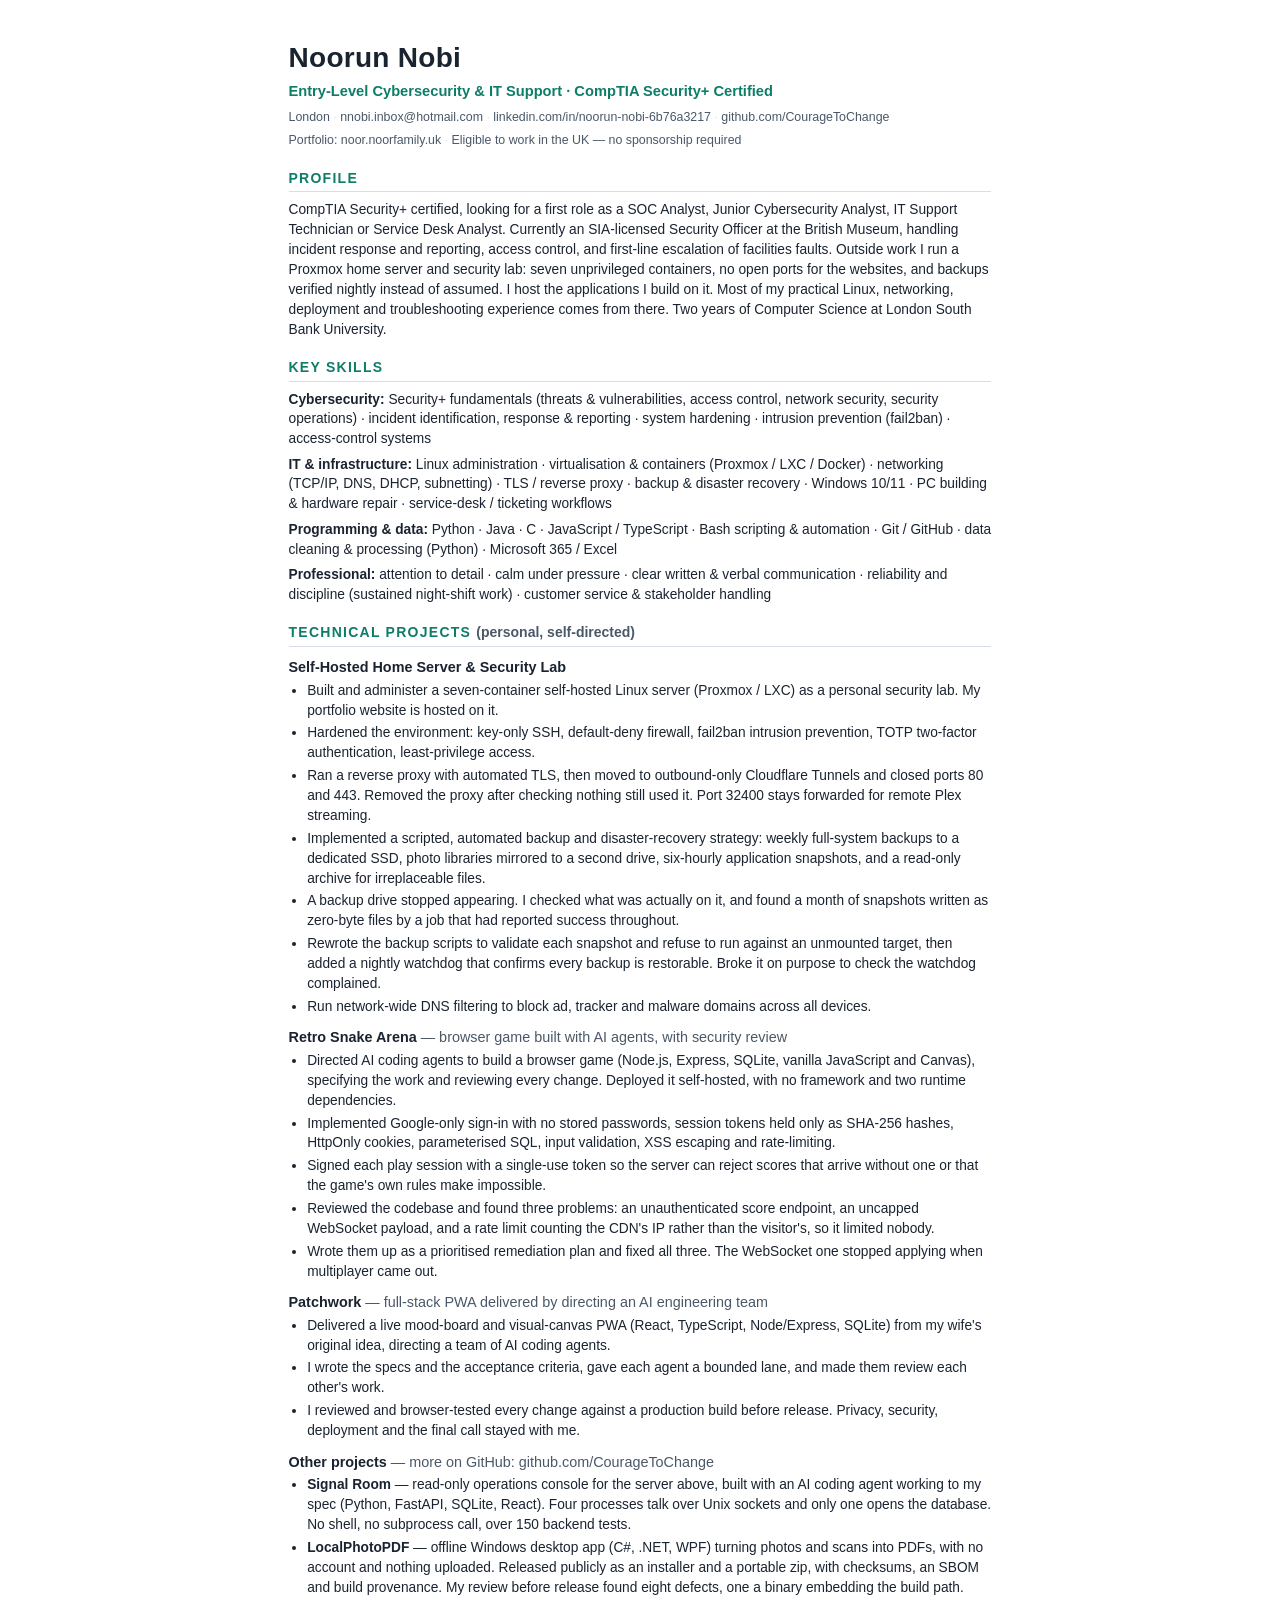
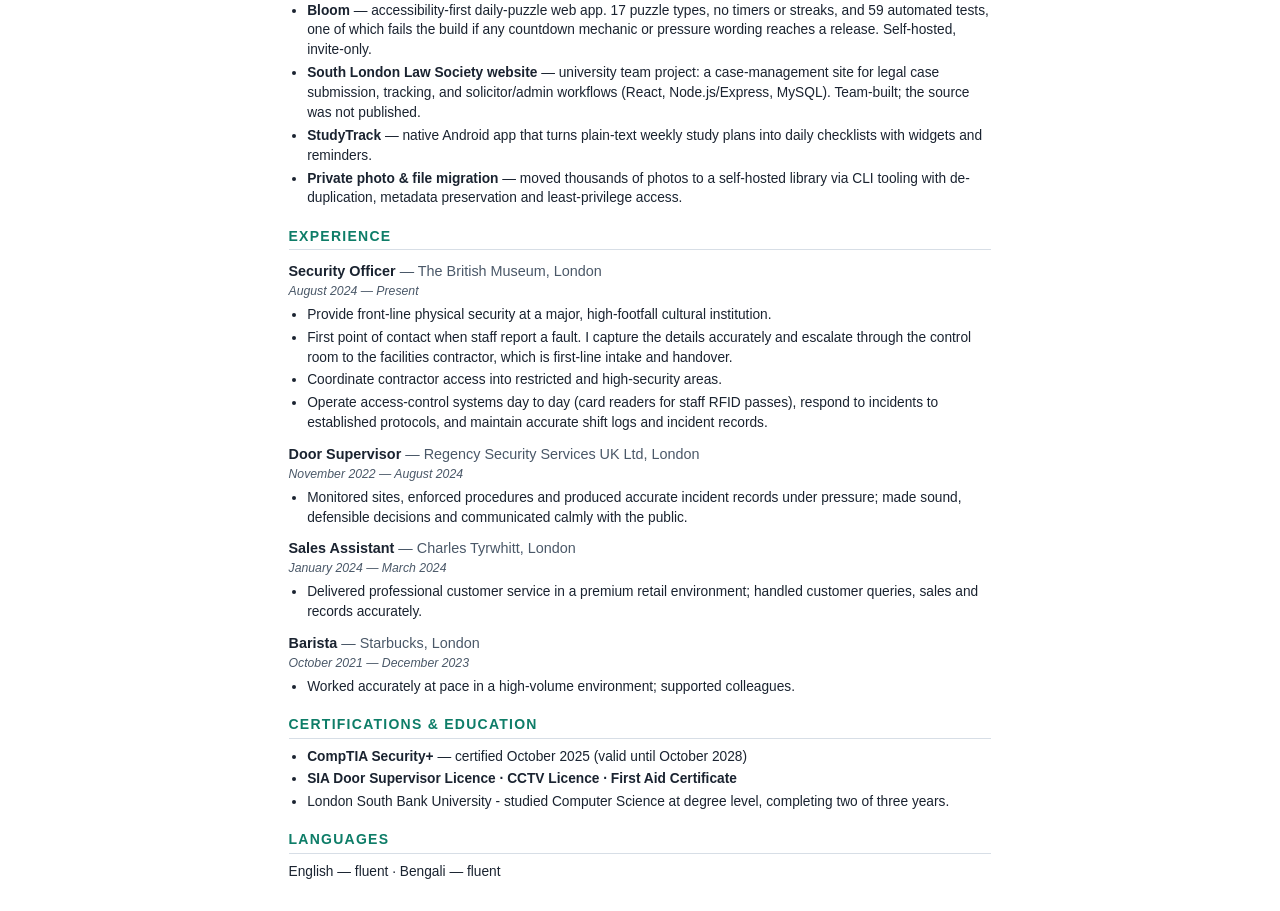
<file: cv/cv.html>
<!DOCTYPE html>
<html lang="en-GB">
<head>
<meta charset="UTF-8">
<title>Noorun Nobi — CV</title>
<style>
  /* CV print source — regenerate the PDF after edits (see docs/TODO.md).
     Deliberately single-column, system fonts, real text: ATS-parser friendly. */
  :root {
    --ink: #1a2330;
    --dim: #4a5868;
    --accent: #0e7d68;
    --line: #d7dee6;
  }
  * { box-sizing: border-box; }
  html, body { margin: 0; padding: 0; }
  body {
    font-family: "Segoe UI", Arial, Helvetica, sans-serif;
    color: var(--ink);
    font-size: 10.3pt;
    line-height: 1.45;
  }
  .page {
    max-width: 186mm;
    margin: 0 auto;
    padding: 10mm 0 6mm;
  }
  @page { size: A4; margin: 9mm 12mm; }
  @media print {
    .page { max-width: none; padding: 0; }
  }

  h1 {
    font-size: 21pt;
    letter-spacing: 0.01em;
    margin: 0 0 2pt;
  }
  .headline {
    font-size: 11pt;
    color: var(--accent);
    font-weight: 600;
    margin: 0 0 5pt;
  }
  .contact {
    font-size: 9.3pt;
    color: var(--dim);
    margin: 0 0 4pt;
  }
  .contact a { color: var(--dim); text-decoration: none; }
  .contact span + span::before { content: "  ·  "; color: var(--line); }

  h2 {
    font-size: 10.5pt;
    text-transform: uppercase;
    letter-spacing: 0.09em;
    color: var(--accent);
    border-bottom: 1.2pt solid var(--line);
    padding-bottom: 2.5pt;
    margin: 13pt 0 6pt;
  }
  h3 {
    font-size: 10.8pt;
    margin: 8pt 0 1pt;
  }
  h3 .where { font-weight: 400; color: var(--dim); }
  .sub {
    font-size: 9.2pt;
    color: var(--dim);
    font-style: italic;
    margin: 0 0 3pt;
  }
  p { margin: 0 0 5pt; }
  ul { margin: 2pt 0 6pt; padding-left: 14pt; }
  li { margin-bottom: 2.2pt; }
  strong { font-weight: 600; }
  .skillrow { margin: 0 0 4pt; }
  .skillrow b { color: var(--ink); }
  .quiet { color: var(--dim); }
  .nobreak { break-inside: avoid; }
</style>
</head>
<body>
<div class="page">

  <h1>Noorun Nobi</h1>
  <p class="headline">Entry-Level Cybersecurity &amp; IT Support · CompTIA Security+ Certified</p>
  <p class="contact">
    <span>London</span>
    <span><a href="mailto:nnobi.inbox@hotmail.com">nnobi.inbox@hotmail.com</a></span>
    <span><a href="https://www.linkedin.com/in/noorun-nobi-6b76a3217">linkedin.com/in/noorun-nobi-6b76a3217</a></span>
    <span><a href="https://github.com/CourageToChange">github.com/CourageToChange</a></span>
  </p>
  <p class="contact"><span>Portfolio: <a href="https://noor.noorfamily.uk">noor.noorfamily.uk</a></span><span>Eligible to work in the UK — no sponsorship required</span></p>

  <h2>Profile</h2>
  <p>
    CompTIA Security+ certified, looking for a first role as a SOC Analyst, Junior Cybersecurity Analyst, IT Support Technician or Service Desk Analyst. Currently an SIA-licensed Security Officer at the British Museum, handling incident response and reporting, access control, and first-line escalation of facilities faults. Outside work I run a Proxmox home server and security lab: seven unprivileged containers, no open ports for the websites, and backups verified nightly instead of assumed. I host the applications I build on it. Most of my practical Linux, networking, deployment and troubleshooting experience comes from there. Two years of Computer Science at London South Bank University.
  </p>

  <h2>Key Skills</h2>
  <p class="skillrow"><b>Cybersecurity:</b> Security+ fundamentals (threats &amp; vulnerabilities, access control, network security, security operations) · incident identification, response &amp; reporting · system hardening · intrusion prevention (fail2ban) · access-control systems</p>
  <p class="skillrow"><b>IT &amp; infrastructure:</b> Linux administration · virtualisation &amp; containers (Proxmox / LXC / Docker) · networking (TCP/IP, DNS, DHCP, subnetting) · TLS / reverse proxy · backup &amp; disaster recovery · Windows 10/11 · PC building &amp; hardware repair · service-desk / ticketing workflows</p>
  <p class="skillrow"><b>Programming &amp; data:</b> Python · Java · C · JavaScript / TypeScript · Bash scripting &amp; automation · Git / GitHub · data cleaning &amp; processing (Python) · Microsoft 365 / Excel</p>
  <p class="skillrow"><b>Professional:</b> attention to detail · calm under pressure · clear written &amp; verbal communication · reliability and discipline (sustained night-shift work) · customer service &amp; stakeholder handling</p>

  <h2>Technical Projects <span class="quiet" style="text-transform:none;letter-spacing:0;">(personal, self-directed)</span></h2>

  <div class="nobreak">
    <h3>Self-Hosted Home Server &amp; Security Lab</h3>
    <ul>
      <li>Built and administer a seven-container self-hosted Linux server (Proxmox / LXC) as a personal security lab. My portfolio website is hosted on it.</li>
      <li>Hardened the environment: key-only SSH, default-deny firewall, fail2ban intrusion prevention, TOTP two-factor authentication, least-privilege access.</li>
      <li>Ran a reverse proxy with automated TLS, then moved to outbound-only Cloudflare Tunnels and closed ports 80 and 443. Removed the proxy after checking nothing still used it. Port 32400 stays forwarded for remote Plex streaming.</li>
      <li>Implemented a scripted, automated backup and disaster-recovery strategy: weekly full-system backups to a dedicated SSD, photo libraries mirrored to a second drive, six-hourly application snapshots, and a read-only archive for irreplaceable files.</li>
      <li>A backup drive stopped appearing. I checked what was actually on it, and found a month of snapshots written as zero-byte files by a job that had reported success throughout.</li>
      <li>Rewrote the backup scripts to validate each snapshot and refuse to run against an unmounted target, then added a nightly watchdog that confirms every backup is restorable. Broke it on purpose to check the watchdog complained.</li>
      <li>Run network-wide DNS filtering to block ad, tracker and malware domains across all devices.</li>
    </ul>
  </div>

  <div class="nobreak">
    <h3>Retro Snake Arena <span class="where">— browser game built with AI agents, with security review</span></h3>
    <ul>
      <li>Directed AI coding agents to build a browser game (Node.js, Express, SQLite, vanilla JavaScript and Canvas), specifying the work and reviewing every change. Deployed it self-hosted, with no framework and two runtime dependencies.</li>
      <li>Implemented Google-only sign-in with no stored passwords, session tokens held only as SHA-256 hashes, HttpOnly cookies, parameterised SQL, input validation, XSS escaping and rate-limiting.</li>
      <li>Signed each play session with a single-use token so the server can reject scores that arrive without one or that the game's own rules make impossible.</li>
      <li>Reviewed the codebase and found three problems: an unauthenticated score endpoint, an uncapped WebSocket payload, and a rate limit counting the CDN's IP rather than the visitor's, so it limited nobody.</li>
      <li>Wrote them up as a prioritised remediation plan and fixed all three. The WebSocket one stopped applying when multiplayer came out.</li>
    </ul>
  </div>

  <div class="nobreak">
    <h3>Patchwork <span class="where">— full-stack PWA delivered by directing an AI engineering team</span></h3>
    <ul>
      <li>Delivered a live mood-board and visual-canvas PWA (React, TypeScript, Node/Express, SQLite) from my wife's original idea, directing a team of AI coding agents.</li>
      <li>I wrote the specs and the acceptance criteria, gave each agent a bounded lane, and made them review each other's work.</li>
      <li>I reviewed and browser-tested every change against a production build before release. Privacy, security, deployment and the final call stayed with me.</li>
    </ul>
  </div>

  <div class="nobreak">
    <h3>Other projects <span class="where">— more on GitHub: github.com/CourageToChange</span></h3>
    <ul>
      <li><strong>Signal Room</strong> — read-only operations console for the server above, built with an AI coding agent working to my spec (Python, FastAPI, SQLite, React). Four processes talk over Unix sockets and only one opens the database. No shell, no subprocess call, over 150 backend tests.</li>
      <li><strong>LocalPhotoPDF</strong> — offline Windows desktop app (C#, .NET, WPF) turning photos and scans into PDFs, with no account and nothing uploaded. Released publicly as an installer and a portable zip, with checksums, an SBOM and build provenance. My review before release found eight defects, one a binary embedding the build path.</li>
      <li><strong>Bloom</strong> — accessibility-first daily-puzzle web app. 17 puzzle types, no timers or streaks, and 59 automated tests, one of which fails the build if any countdown mechanic or pressure wording reaches a release. Self-hosted, invite-only.</li>
      <li><strong>South London Law Society website</strong> — university team project: a case-management site for legal case submission, tracking, and solicitor/admin workflows (React, Node.js/Express, MySQL). Team-built; the source was not published.</li>
      <li><strong>StudyTrack</strong> — native Android app that turns plain-text weekly study plans into daily checklists with widgets and reminders.</li>
      <li><strong>Private photo &amp; file migration</strong> — moved thousands of photos to a self-hosted library via CLI tooling with de-duplication, metadata preservation and least-privilege access.</li>
    </ul>
  </div>

  <h2>Experience</h2>

  <div class="nobreak">
    <h3>Security Officer <span class="where">— The British Museum, London</span></h3>
    <p class="sub">August 2024 — Present</p>
    <ul>
      <li>Provide front-line physical security at a major, high-footfall cultural institution.</li>
      <li>First point of contact when staff report a fault. I capture the details accurately and escalate through the control room to the facilities contractor, which is first-line intake and handover.</li>
      <li>Coordinate contractor access into restricted and high-security areas.</li>
      <li>Operate access-control systems day to day (card readers for staff RFID passes), respond to incidents to established protocols, and maintain accurate shift logs and incident records.</li>
    </ul>
  </div>

  <div class="nobreak">
    <h3>Door Supervisor <span class="where">— Regency Security Services UK Ltd, London</span></h3>
    <p class="sub">November 2022 — August 2024</p>
    <ul>
      <li>Monitored sites, enforced procedures and produced accurate incident records under pressure; made sound, defensible decisions and communicated calmly with the public.</li>
    </ul>
  </div>

  <div class="nobreak">
    <h3>Sales Assistant <span class="where">— Charles Tyrwhitt, London</span></h3>
    <p class="sub">January 2024 — March 2024</p>
    <ul>
      <li>Delivered professional customer service in a premium retail environment; handled customer queries, sales and records accurately.</li>
    </ul>
  </div>

  <div class="nobreak">
    <h3>Barista <span class="where">— Starbucks, London</span></h3>
    <p class="sub">October 2021 — December 2023</p>
    <ul>
      <li>Worked accurately at pace in a high-volume environment; supported colleagues.</li>
    </ul>
  </div>

  <h2>Certifications &amp; Education</h2>
  <ul>
    <li><strong>CompTIA Security+</strong> — certified October 2025 (valid until October 2028)</li>
    <li><strong>SIA Door Supervisor Licence · CCTV Licence · First Aid Certificate</strong></li>
    <li>London South Bank University - studied Computer Science at degree level, completing two of three years.</li>
  </ul>

  <h2>Languages</h2>
  <p>English — fluent · Bengali — fluent</p>

</div>
</body>
</html>
</file>
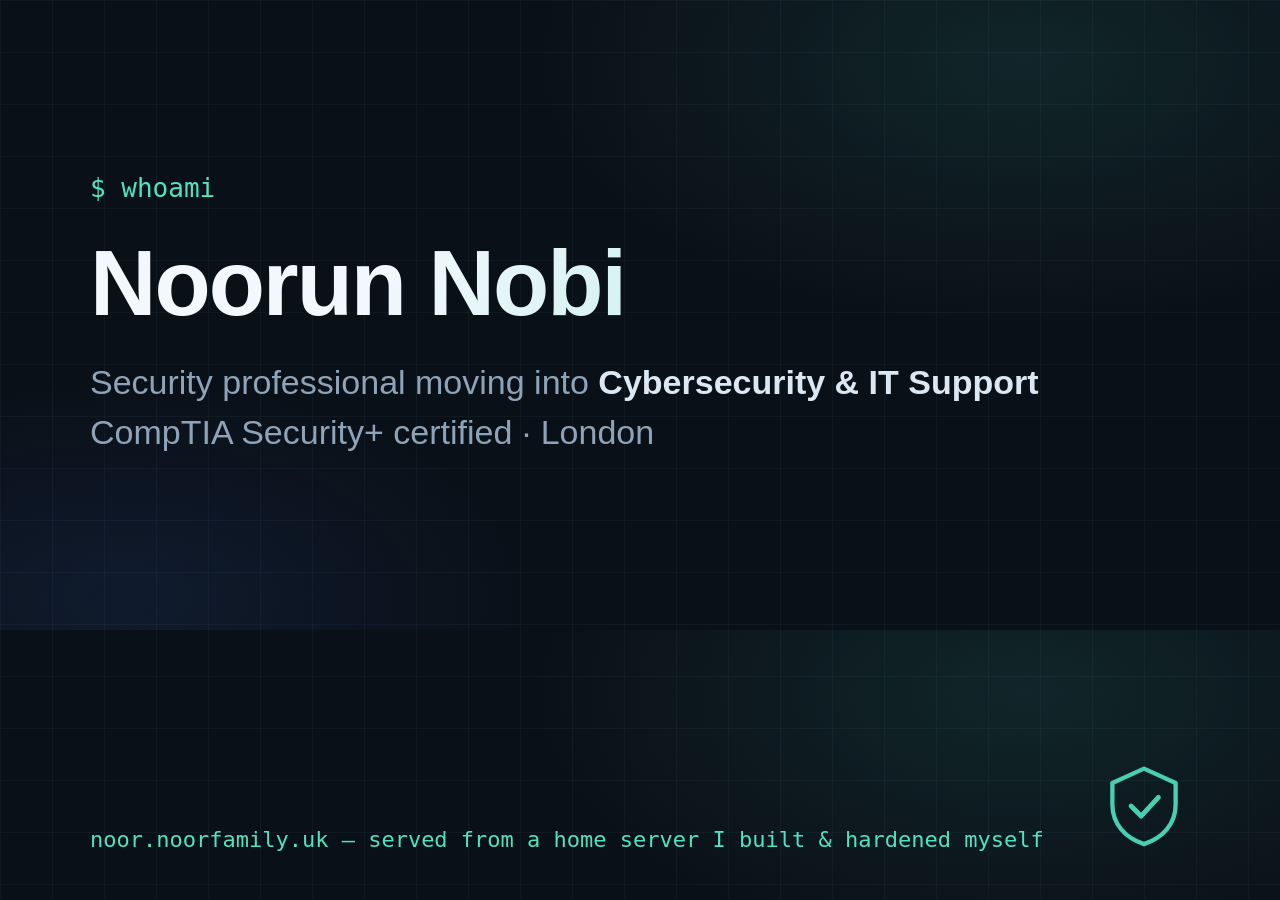
<file: cv/og-template.html>
<!DOCTYPE html>
<html><head><meta charset="UTF-8"><style>
  * { margin: 0; box-sizing: border-box; }
  body {
    width: 1200px; height: 630px; overflow: hidden;
    background: #0a1018;
    background-image:
      radial-gradient(ellipse 55% 60% at 80% 10%, rgba(79,227,193,0.10), transparent 70%),
      radial-gradient(ellipse 45% 50% at 10% 95%, rgba(64,120,230,0.10), transparent 70%),
      linear-gradient(rgba(148,180,220,0.05) 1px, transparent 1px),
      linear-gradient(90deg, rgba(148,180,220,0.05) 1px, transparent 1px);
    background-size: auto, auto, 52px 52px, 52px 52px;
    font-family: "Segoe UI", Arial, sans-serif;
    color: #dbe7f3;
    display: flex; flex-direction: column; justify-content: center;
    padding: 0 90px;
  }
  .term {
    font-family: Consolas, monospace; font-size: 26px; color: #4fe3c1;
    margin-bottom: 28px;
  }
  h1 { font-size: 92px; font-weight: 700; letter-spacing: -2px;
    background: linear-gradient(120deg, #f2f8fd 30%, #9fe8d8 100%);
    -webkit-background-clip: text; background-clip: text; color: transparent;
    margin-bottom: 22px; }
  .sub { font-size: 34px; color: #8fa3b8; line-height: 1.45; }
  .sub b { color: #dbe7f3; font-weight: 600; }
  .foot { position: absolute; bottom: 48px; left: 90px;
    font-family: Consolas, monospace; font-size: 22px; color: #4fe3c1; }
  .shield { position: absolute; right: 90px; bottom: 48px; opacity: 0.9; }
</style></head>
<body>
  <div class="term">$ whoami</div>
  <h1>Noorun Nobi</h1>
  <div class="sub">Security professional moving into <b>Cybersecurity &amp; IT Support</b><br>
    CompTIA Security+ certified · London</div>
  <div class="foot">noor.noorfamily.uk — served from a home server I built &amp; hardened myself</div>
  <svg class="shield" width="92" height="92" viewBox="0 0 64 64">
    <path d="M32 6 L54 16 v15 c0 14 -9.5 23.5 -22 27.5 C19.5 54.5 10 45 10 31 V16 Z"
      fill="none" stroke="#4fe3c1" stroke-width="3" stroke-linejoin="round"/>
    <path d="M23 32 l7 7 l12 -13" fill="none" stroke="#4fe3c1" stroke-width="3.4"
      stroke-linecap="round" stroke-linejoin="round"/>
  </svg>
</body></html>
</file>
<file: assets/index-BeBqzYdr.css>
@import"https://fonts.googleapis.com/css2?family=Inter:wght@100;200;300;400;500;600;700;800;900&family=Oswald:wght@200;300;400;500;600;700&display=swap";*,:before,:after{--tw-border-spacing-x: 0;--tw-border-spacing-y: 0;--tw-translate-x: 0;--tw-translate-y: 0;--tw-rotate: 0;--tw-skew-x: 0;--tw-skew-y: 0;--tw-scale-x: 1;--tw-scale-y: 1;--tw-pan-x: ;--tw-pan-y: ;--tw-pinch-zoom: ;--tw-scroll-snap-strictness: proximity;--tw-gradient-from-position: ;--tw-gradient-via-position: ;--tw-gradient-to-position: ;--tw-ordinal: ;--tw-slashed-zero: ;--tw-numeric-figure: ;--tw-numeric-spacing: ;--tw-numeric-fraction: ;--tw-ring-inset: ;--tw-ring-offset-width: 0px;--tw-ring-offset-color: #fff;--tw-ring-color: rgb(59 130 246 / .5);--tw-ring-offset-shadow: 0 0 #0000;--tw-ring-shadow: 0 0 #0000;--tw-shadow: 0 0 #0000;--tw-shadow-colored: 0 0 #0000;--tw-blur: ;--tw-brightness: ;--tw-contrast: ;--tw-grayscale: ;--tw-hue-rotate: ;--tw-invert: ;--tw-saturate: ;--tw-sepia: ;--tw-drop-shadow: ;--tw-backdrop-blur: ;--tw-backdrop-brightness: ;--tw-backdrop-contrast: ;--tw-backdrop-grayscale: ;--tw-backdrop-hue-rotate: ;--tw-backdrop-invert: ;--tw-backdrop-opacity: ;--tw-backdrop-saturate: ;--tw-backdrop-sepia: ;--tw-contain-size: ;--tw-contain-layout: ;--tw-contain-paint: ;--tw-contain-style: }::backdrop{--tw-border-spacing-x: 0;--tw-border-spacing-y: 0;--tw-translate-x: 0;--tw-translate-y: 0;--tw-rotate: 0;--tw-skew-x: 0;--tw-skew-y: 0;--tw-scale-x: 1;--tw-scale-y: 1;--tw-pan-x: ;--tw-pan-y: ;--tw-pinch-zoom: ;--tw-scroll-snap-strictness: proximity;--tw-gradient-from-position: ;--tw-gradient-via-position: ;--tw-gradient-to-position: ;--tw-ordinal: ;--tw-slashed-zero: ;--tw-numeric-figure: ;--tw-numeric-spacing: ;--tw-numeric-fraction: ;--tw-ring-inset: ;--tw-ring-offset-width: 0px;--tw-ring-offset-color: #fff;--tw-ring-color: rgb(59 130 246 / .5);--tw-ring-offset-shadow: 0 0 #0000;--tw-ring-shadow: 0 0 #0000;--tw-shadow: 0 0 #0000;--tw-shadow-colored: 0 0 #0000;--tw-blur: ;--tw-brightness: ;--tw-contrast: ;--tw-grayscale: ;--tw-hue-rotate: ;--tw-invert: ;--tw-saturate: ;--tw-sepia: ;--tw-drop-shadow: ;--tw-backdrop-blur: ;--tw-backdrop-brightness: ;--tw-backdrop-contrast: ;--tw-backdrop-grayscale: ;--tw-backdrop-hue-rotate: ;--tw-backdrop-invert: ;--tw-backdrop-opacity: ;--tw-backdrop-saturate: ;--tw-backdrop-sepia: ;--tw-contain-size: ;--tw-contain-layout: ;--tw-contain-paint: ;--tw-contain-style: }*,:before,:after{box-sizing:border-box;border-width:0;border-style:solid;border-color:#e5e7eb}:before,:after{--tw-content: ""}html,:host{line-height:1.5;-webkit-text-size-adjust:100%;-moz-tab-size:4;-o-tab-size:4;tab-size:4;font-family:ui-sans-serif,system-ui,sans-serif,"Apple Color Emoji","Segoe UI Emoji",Segoe UI Symbol,"Noto Color Emoji";font-feature-settings:normal;font-variation-settings:normal;-webkit-tap-highlight-color:transparent}body{margin:0;line-height:inherit}hr{height:0;color:inherit;border-top-width:1px}abbr:where([title]){-webkit-text-decoration:underline dotted;text-decoration:underline dotted}h1,h2,h3,h4,h5,h6{font-size:inherit;font-weight:inherit}a{color:inherit;text-decoration:inherit}b,strong{font-weight:bolder}code,kbd,samp,pre{font-family:ui-monospace,SFMono-Regular,Menlo,Monaco,Consolas,Liberation Mono,Courier New,monospace;font-feature-settings:normal;font-variation-settings:normal;font-size:1em}small{font-size:80%}sub,sup{font-size:75%;line-height:0;position:relative;vertical-align:baseline}sub{bottom:-.25em}sup{top:-.5em}table{text-indent:0;border-color:inherit;border-collapse:collapse}button,input,optgroup,select,textarea{font-family:inherit;font-feature-settings:inherit;font-variation-settings:inherit;font-size:100%;font-weight:inherit;line-height:inherit;letter-spacing:inherit;color:inherit;margin:0;padding:0}button,select{text-transform:none}button,input:where([type=button]),input:where([type=reset]),input:where([type=submit]){-webkit-appearance:button;background-color:transparent;background-image:none}:-moz-focusring{outline:auto}:-moz-ui-invalid{box-shadow:none}progress{vertical-align:baseline}::-webkit-inner-spin-button,::-webkit-outer-spin-button{height:auto}[type=search]{-webkit-appearance:textfield;outline-offset:-2px}::-webkit-search-decoration{-webkit-appearance:none}::-webkit-file-upload-button{-webkit-appearance:button;font:inherit}summary{display:list-item}blockquote,dl,dd,h1,h2,h3,h4,h5,h6,hr,figure,p,pre{margin:0}fieldset{margin:0;padding:0}legend{padding:0}ol,ul,menu{list-style:none;margin:0;padding:0}dialog{padding:0}textarea{resize:vertical}input::-moz-placeholder,textarea::-moz-placeholder{opacity:1;color:#9ca3af}input::placeholder,textarea::placeholder{opacity:1;color:#9ca3af}button,[role=button]{cursor:pointer}:disabled{cursor:default}img,svg,video,canvas,audio,iframe,embed,object{display:block;vertical-align:middle}img,video{max-width:100%;height:auto}[hidden]:where(:not([hidden=until-found])){display:none}:root{--background: 0 0% 0%;--foreground: 0 0% 100%;--card: 0 0% 5%;--card-foreground: 0 0% 100%;--popover: 0 0% 5%;--popover-foreground: 0 0% 100%;--primary: 76 100% 61%;--primary-foreground: 0 0% 0%;--secondary: 0 0% 10%;--secondary-foreground: 0 0% 100%;--muted: 0 0% 15%;--muted-foreground: 0 0% 60%;--accent: 76 100% 61%;--accent-foreground: 0 0% 0%;--destructive: 0 84.2% 60.2%;--destructive-foreground: 0 0% 98%;--border: 0 0% 20%;--input: 0 0% 15%;--ring: 76 100% 61%;--radius: .625rem}*{border-color:hsl(var(--border))}body{--tw-bg-opacity: 1;background-color:rgb(0 0 0 / var(--tw-bg-opacity, 1));font-family:Inter,sans-serif;--tw-text-opacity: 1;color:rgb(255 255 255 / var(--tw-text-opacity, 1));-webkit-font-smoothing:antialiased;-moz-osx-font-smoothing:grayscale;overflow-x:hidden}.sr-only{position:absolute;width:1px;height:1px;padding:0;margin:-1px;overflow:hidden;clip:rect(0,0,0,0);white-space:nowrap;border-width:0}.pointer-events-none{pointer-events:none}.visible{visibility:visible}.invisible{visibility:hidden}.fixed{position:fixed}.absolute{position:absolute}.relative{position:relative}.inset-0{inset:0}.inset-x-0{left:0;right:0}.inset-y-0{top:0;bottom:0}.-bottom-12{bottom:-3rem}.-left-12{left:-3rem}.-right-12{right:-3rem}.-top-12{top:-3rem}.-top-3{top:-.75rem}.bottom-0{bottom:0}.bottom-1\/4{bottom:25%}.bottom-8{bottom:2rem}.left-0{left:0}.left-1\/2{left:50%}.left-1\/4{left:25%}.left-2{left:.5rem}.left-\[50\%\]{left:50%}.right-0{right:0}.right-1{right:.25rem}.right-1\/4{right:25%}.right-2{right:.5rem}.right-3{right:.75rem}.right-4{right:1rem}.right-8{right:2rem}.top-0{top:0}.top-1\.5{top:.375rem}.top-1\/2{top:50%}.top-1\/3{top:33.333333%}.top-1\/4{top:25%}.top-3\.5{top:.875rem}.top-4{top:1rem}.top-6{top:1.5rem}.top-\[1px\]{top:1px}.top-\[50\%\]{top:50%}.top-\[60\%\]{top:60%}.top-full{top:100%}.isolate{isolation:isolate}.z-10{z-index:10}.z-20{z-index:20}.z-40{z-index:40}.z-50{z-index:50}.z-\[1\]{z-index:1}.order-first{order:-9999}.order-last{order:9999}.col-start-2{grid-column-start:2}.row-span-2{grid-row:span 2 / span 2}.row-start-1{grid-row-start:1}.\!m-0{margin:0!important}.-mx-1{margin-left:-.25rem;margin-right:-.25rem}.-my-2{margin-top:-.5rem;margin-bottom:-.5rem}.mx-2{margin-left:.5rem;margin-right:.5rem}.mx-3\.5{margin-left:.875rem;margin-right:.875rem}.mx-auto{margin-left:auto;margin-right:auto}.my-0{margin-top:0;margin-bottom:0}.my-0\.5{margin-top:.125rem;margin-bottom:.125rem}.my-1{margin-top:.25rem;margin-bottom:.25rem}.-ml-4{margin-left:-1rem}.-mt-4{margin-top:-1rem}.mb-1{margin-bottom:.25rem}.mb-10{margin-bottom:2.5rem}.mb-12{margin-bottom:3rem}.mb-16{margin-bottom:4rem}.mb-2{margin-bottom:.5rem}.mb-20{margin-bottom:5rem}.mb-3{margin-bottom:.75rem}.mb-4{margin-bottom:1rem}.mb-6{margin-bottom:1.5rem}.mb-8{margin-bottom:2rem}.ml-1{margin-left:.25rem}.ml-4{margin-left:1rem}.ml-auto{margin-left:auto}.mt-0\.5{margin-top:.125rem}.mt-1\.5{margin-top:.375rem}.mt-12{margin-top:3rem}.mt-16{margin-top:4rem}.mt-2{margin-top:.5rem}.mt-3{margin-top:.75rem}.mt-4{margin-top:1rem}.mt-8{margin-top:2rem}.mt-auto{margin-top:auto}.line-clamp-1{overflow:hidden;display:-webkit-box;-webkit-box-orient:vertical;-webkit-line-clamp:1}.line-clamp-2{overflow:hidden;display:-webkit-box;-webkit-box-orient:vertical;-webkit-line-clamp:2}.block{display:block}.inline-block{display:inline-block}.flex{display:flex}.inline-flex{display:inline-flex}.table{display:table}.table-caption{display:table-caption}.table-cell{display:table-cell}.table-row{display:table-row}.grid{display:grid}.hidden{display:none}.aspect-square{aspect-ratio:1 / 1}.aspect-video{aspect-ratio:16 / 9}.size-10{width:2.5rem;height:2.5rem}.size-2{width:.5rem;height:.5rem}.size-2\.5{width:.625rem;height:.625rem}.size-3{width:.75rem;height:.75rem}.size-3\.5{width:.875rem;height:.875rem}.size-4{width:1rem;height:1rem}.size-6{width:1.5rem;height:1.5rem}.size-7{width:1.75rem;height:1.75rem}.size-8{width:2rem;height:2rem}.size-9{width:2.25rem;height:2.25rem}.size-auto{width:auto;height:auto}.size-full{width:100%;height:100%}.h-1\.5{height:.375rem}.h-10{height:2.5rem}.h-12{height:3rem}.h-14{height:3.5rem}.h-2{height:.5rem}.h-2\.5{height:.625rem}.h-4{height:1rem}.h-5{height:1.25rem}.h-6{height:1.5rem}.h-7{height:1.75rem}.h-8{height:2rem}.h-80{height:20rem}.h-9{height:2.25rem}.h-96{height:24rem}.h-\[1\.15rem\]{height:1.15rem}.h-\[calc\(100\%-1px\)\]{height:calc(100% - 1px)}.h-\[var\(--radix-navigation-menu-viewport-height\)\]{height:var(--radix-navigation-menu-viewport-height)}.h-\[var\(--radix-select-trigger-height\)\]{height:var(--radix-select-trigger-height)}.h-auto{height:auto}.h-full{height:100%}.h-px{height:1px}.h-svh{height:100svh}.max-h-\[300px\]{max-height:300px}.min-h-0{min-height:0px}.min-h-16{min-height:4rem}.min-h-4{min-height:1rem}.min-h-screen{min-height:100vh}.min-h-svh{min-height:100svh}.w-0{width:0px}.w-1{width:.25rem}.w-1\/2{width:50%}.w-12{width:3rem}.w-14{width:3.5rem}.w-2{width:.5rem}.w-2\.5{width:.625rem}.w-3{width:.75rem}.w-3\/4{width:75%}.w-4{width:1rem}.w-5{width:1.25rem}.w-64{width:16rem}.w-72{width:18rem}.w-8{width:2rem}.w-80{width:20rem}.w-9{width:2.25rem}.w-96{width:24rem}.w-\[100px\]{width:100px}.w-auto{width:auto}.w-fit{width:-moz-fit-content;width:fit-content}.w-full{width:100%}.w-max{width:-moz-max-content;width:max-content}.w-px{width:1px}.min-w-0{min-width:0px}.min-w-10{min-width:2.5rem}.min-w-5{min-width:1.25rem}.min-w-8{min-width:2rem}.min-w-9{min-width:2.25rem}.min-w-\[12rem\]{min-width:12rem}.min-w-\[8rem\]{min-width:8rem}.min-w-\[var\(--radix-select-trigger-width\)\]{min-width:var(--radix-select-trigger-width)}.max-w-2xl{max-width:42rem}.max-w-3xl{max-width:48rem}.max-w-5xl{max-width:64rem}.max-w-6xl{max-width:72rem}.max-w-7xl{max-width:80rem}.max-w-\[calc\(100\%-2rem\)\]{max-width:calc(100% - 2rem)}.max-w-max{max-width:-moz-max-content;max-width:max-content}.max-w-sm{max-width:24rem}.max-w-xl{max-width:36rem}.flex-1{flex:1 1 0%}.flex-shrink-0,.shrink-0{flex-shrink:0}.grow{flex-grow:1}.grow-0{flex-grow:0}.basis-full{flex-basis:100%}.caption-bottom{caption-side:bottom}.border-collapse{border-collapse:collapse}.-translate-x-1\/2{--tw-translate-x: -50%;transform:translate(var(--tw-translate-x),var(--tw-translate-y)) rotate(var(--tw-rotate)) skew(var(--tw-skew-x)) skewY(var(--tw-skew-y)) scaleX(var(--tw-scale-x)) scaleY(var(--tw-scale-y))}.-translate-x-px{--tw-translate-x: -1px;transform:translate(var(--tw-translate-x),var(--tw-translate-y)) rotate(var(--tw-rotate)) skew(var(--tw-skew-x)) skewY(var(--tw-skew-y)) scaleX(var(--tw-scale-x)) scaleY(var(--tw-scale-y))}.-translate-y-1\/2{--tw-translate-y: -50%;transform:translate(var(--tw-translate-x),var(--tw-translate-y)) rotate(var(--tw-rotate)) skew(var(--tw-skew-x)) skewY(var(--tw-skew-y)) scaleX(var(--tw-scale-x)) scaleY(var(--tw-scale-y))}.translate-x-\[-50\%\]{--tw-translate-x: -50%;transform:translate(var(--tw-translate-x),var(--tw-translate-y)) rotate(var(--tw-rotate)) skew(var(--tw-skew-x)) skewY(var(--tw-skew-y)) scaleX(var(--tw-scale-x)) scaleY(var(--tw-scale-y))}.translate-x-px{--tw-translate-x: 1px;transform:translate(var(--tw-translate-x),var(--tw-translate-y)) rotate(var(--tw-rotate)) skew(var(--tw-skew-x)) skewY(var(--tw-skew-y)) scaleX(var(--tw-scale-x)) scaleY(var(--tw-scale-y))}.translate-y-0\.5{--tw-translate-y: .125rem;transform:translate(var(--tw-translate-x),var(--tw-translate-y)) rotate(var(--tw-rotate)) skew(var(--tw-skew-x)) skewY(var(--tw-skew-y)) scaleX(var(--tw-scale-x)) scaleY(var(--tw-scale-y))}.translate-y-\[-50\%\]{--tw-translate-y: -50%;transform:translate(var(--tw-translate-x),var(--tw-translate-y)) rotate(var(--tw-rotate)) skew(var(--tw-skew-x)) skewY(var(--tw-skew-y)) scaleX(var(--tw-scale-x)) scaleY(var(--tw-scale-y))}.translate-y-\[calc\(-50\%_-_2px\)\]{--tw-translate-y: calc(-50% - 2px) ;transform:translate(var(--tw-translate-x),var(--tw-translate-y)) rotate(var(--tw-rotate)) skew(var(--tw-skew-x)) skewY(var(--tw-skew-y)) scaleX(var(--tw-scale-x)) scaleY(var(--tw-scale-y))}.rotate-45{--tw-rotate: 45deg;transform:translate(var(--tw-translate-x),var(--tw-translate-y)) rotate(var(--tw-rotate)) skew(var(--tw-skew-x)) skewY(var(--tw-skew-y)) scaleX(var(--tw-scale-x)) scaleY(var(--tw-scale-y))}.rotate-90{--tw-rotate: 90deg;transform:translate(var(--tw-translate-x),var(--tw-translate-y)) rotate(var(--tw-rotate)) skew(var(--tw-skew-x)) skewY(var(--tw-skew-y)) scaleX(var(--tw-scale-x)) scaleY(var(--tw-scale-y))}.transform{transform:translate(var(--tw-translate-x),var(--tw-translate-y)) rotate(var(--tw-rotate)) skew(var(--tw-skew-x)) skewY(var(--tw-skew-y)) scaleX(var(--tw-scale-x)) scaleY(var(--tw-scale-y))}@keyframes caret-blink{0%,70%,to{opacity:1}20%,50%{opacity:0}}.animate-caret-blink{animation:caret-blink 1.25s ease-out infinite}@keyframes pulse{50%{opacity:.5}}.animate-pulse{animation:pulse 2s cubic-bezier(.4,0,.6,1) infinite}@keyframes spin{to{transform:rotate(360deg)}}.animate-spin{animation:spin 1s linear infinite}.cursor-default{cursor:default}.cursor-pointer{cursor:pointer}.cursor-text{cursor:text}.touch-none{touch-action:none}.select-none{-webkit-user-select:none;-moz-user-select:none;user-select:none}.resize-none{resize:none}.scroll-my-1{scroll-margin-top:.25rem;scroll-margin-bottom:.25rem}.scroll-py-1{scroll-padding-top:.25rem;scroll-padding-bottom:.25rem}.list-disc{list-style-type:disc}.list-none{list-style-type:none}.auto-rows-min{grid-auto-rows:min-content}.grid-cols-2{grid-template-columns:repeat(2,minmax(0,1fr))}.grid-cols-\[0_1fr\]{grid-template-columns:0 1fr}.grid-rows-\[auto_auto\]{grid-template-rows:auto auto}.flex-row{flex-direction:row}.flex-col{flex-direction:column}.flex-col-reverse{flex-direction:column-reverse}.flex-wrap{flex-wrap:wrap}.place-content-center{place-content:center}.items-start{align-items:flex-start}.items-end{align-items:flex-end}.items-center{align-items:center}.items-stretch{align-items:stretch}.justify-start{justify-content:flex-start}.justify-center{justify-content:center}.justify-between{justify-content:space-between}.justify-items-start{justify-items:start}.gap-0\.5{gap:.125rem}.gap-1{gap:.25rem}.gap-1\.5{gap:.375rem}.gap-16{gap:4rem}.gap-2{gap:.5rem}.gap-2\.5{gap:.625rem}.gap-3{gap:.75rem}.gap-4{gap:1rem}.gap-6{gap:1.5rem}.gap-7{gap:1.75rem}.gap-8{gap:2rem}.gap-\[--spacing\(var\(--gap\)\)\]{gap:var(--spacing(var(--gap)))}.gap-y-0\.5{row-gap:.125rem}.space-y-3>:not([hidden])~:not([hidden]){--tw-space-y-reverse: 0;margin-top:calc(.75rem * calc(1 - var(--tw-space-y-reverse)));margin-bottom:calc(.75rem * var(--tw-space-y-reverse))}.space-y-4>:not([hidden])~:not([hidden]){--tw-space-y-reverse: 0;margin-top:calc(1rem * calc(1 - var(--tw-space-y-reverse)));margin-bottom:calc(1rem * var(--tw-space-y-reverse))}.space-y-6>:not([hidden])~:not([hidden]){--tw-space-y-reverse: 0;margin-top:calc(1.5rem * calc(1 - var(--tw-space-y-reverse)));margin-bottom:calc(1.5rem * var(--tw-space-y-reverse))}.space-y-8>:not([hidden])~:not([hidden]){--tw-space-y-reverse: 0;margin-top:calc(2rem * calc(1 - var(--tw-space-y-reverse)));margin-bottom:calc(2rem * var(--tw-space-y-reverse))}.self-start{align-self:flex-start}.self-stretch{align-self:stretch}.justify-self-end{justify-self:end}.overflow-auto{overflow:auto}.overflow-hidden{overflow:hidden}.overflow-x-auto{overflow-x:auto}.overflow-y-auto{overflow-y:auto}.overflow-x-hidden{overflow-x:hidden}.whitespace-nowrap{white-space:nowrap}.text-balance{text-wrap:balance}.break-words{overflow-wrap:break-word}.rounded-2xl{border-radius:1rem}.rounded-\[2px\]{border-radius:2px}.rounded-\[4px\]{border-radius:4px}.rounded-\[calc\(var\(--radius\)-5px\)\]{border-radius:calc(var(--radius) - 5px)}.rounded-\[inherit\]{border-radius:inherit}.rounded-full{border-radius:9999px}.rounded-lg{border-radius:var(--radius)}.rounded-md{border-radius:calc(var(--radius) - 2px)}.rounded-none{border-radius:0}.rounded-sm{border-radius:calc(var(--radius) - 4px)}.rounded-xl{border-radius:calc(var(--radius) + 4px)}.rounded-xs{border-radius:calc(var(--radius) - 6px)}.rounded-l-md{border-top-left-radius:calc(var(--radius) - 2px);border-bottom-left-radius:calc(var(--radius) - 2px)}.rounded-r-md{border-top-right-radius:calc(var(--radius) - 2px);border-bottom-right-radius:calc(var(--radius) - 2px)}.rounded-tl-sm{border-top-left-radius:calc(var(--radius) - 4px)}.border{border-width:1px}.border-0{border-width:0px}.border-\[1\.5px\]{border-width:1.5px}.border-y{border-top-width:1px;border-bottom-width:1px}.border-b{border-bottom-width:1px}.border-l{border-left-width:1px}.border-r{border-right-width:1px}.border-t{border-top-width:1px}.border-dashed{border-style:dashed}.border-border{border-color:hsl(var(--border))}.border-border\/50{border-color:hsl(var(--border) / .5)}.border-input{border-color:hsl(var(--input))}.border-lime\/20{border-color:#c7ff3833}.border-lime\/30{border-color:#c7ff384d}.border-primary{border-color:hsl(var(--primary))}.border-transparent{border-color:transparent}.border-white\/10{border-color:#ffffff1a}.border-l-transparent{border-left-color:transparent}.border-t-transparent{border-top-color:transparent}.bg-accent{background-color:hsl(var(--accent))}.bg-background{background-color:hsl(var(--background))}.bg-black{--tw-bg-opacity: 1;background-color:rgb(0 0 0 / var(--tw-bg-opacity, 1))}.bg-black\/50{background-color:#00000080}.bg-black\/80{background-color:#000c}.bg-black\/95{background-color:#000000f2}.bg-border{background-color:hsl(var(--border))}.bg-card{background-color:hsl(var(--card))}.bg-destructive{--tw-bg-opacity: 1;background-color:hsl(var(--destructive) / var(--tw-bg-opacity, 1))}.bg-foreground{background-color:hsl(var(--foreground))}.bg-green-500{--tw-bg-opacity: 1;background-color:rgb(34 197 94 / var(--tw-bg-opacity, 1))}.bg-input{background-color:hsl(var(--input))}.bg-lime{--tw-bg-opacity: 1;background-color:rgb(199 255 56 / var(--tw-bg-opacity, 1))}.bg-lime\/10{background-color:#c7ff381a}.bg-lime\/5{background-color:#c7ff380d}.bg-muted{background-color:hsl(var(--muted))}.bg-muted\/50{background-color:hsl(var(--muted) / .5)}.bg-popover{background-color:hsl(var(--popover))}.bg-primary{background-color:hsl(var(--primary))}.bg-primary\/20{background-color:hsl(var(--primary) / .2)}.bg-secondary{background-color:hsl(var(--secondary))}.bg-transparent{background-color:transparent}.bg-white{--tw-bg-opacity: 1;background-color:rgb(255 255 255 / var(--tw-bg-opacity, 1))}.bg-white\/5{background-color:#ffffff0d}.bg-gradient-to-b{background-image:linear-gradient(to bottom,var(--tw-gradient-stops))}.bg-gradient-to-l{background-image:linear-gradient(to left,var(--tw-gradient-stops))}.from-lime{--tw-gradient-from: #C7FF38 var(--tw-gradient-from-position);--tw-gradient-to: rgb(199 255 56 / 0) var(--tw-gradient-to-position);--tw-gradient-stops: var(--tw-gradient-from), var(--tw-gradient-to)}.from-lime\/20{--tw-gradient-from: rgb(199 255 56 / .2) var(--tw-gradient-from-position);--tw-gradient-to: rgb(199 255 56 / 0) var(--tw-gradient-to-position);--tw-gradient-stops: var(--tw-gradient-from), var(--tw-gradient-to)}.from-lime\/5{--tw-gradient-from: rgb(199 255 56 / .05) var(--tw-gradient-from-position);--tw-gradient-to: rgb(199 255 56 / 0) var(--tw-gradient-to-position);--tw-gradient-stops: var(--tw-gradient-from), var(--tw-gradient-to)}.from-white\/10{--tw-gradient-from: rgb(255 255 255 / .1) var(--tw-gradient-from-position);--tw-gradient-to: rgb(255 255 255 / 0) var(--tw-gradient-to-position);--tw-gradient-stops: var(--tw-gradient-from), var(--tw-gradient-to)}.to-transparent{--tw-gradient-to: transparent var(--tw-gradient-to-position)}.fill-current{fill:currentColor}.fill-foreground{fill:hsl(var(--foreground))}.fill-primary{fill:hsl(var(--primary))}.p-0{padding:0}.p-1{padding:.25rem}.p-2{padding:.5rem}.p-3{padding:.75rem}.p-4{padding:1rem}.p-6{padding:1.5rem}.p-8{padding:2rem}.p-\[3px\]{padding:3px}.p-px{padding:1px}.px-1{padding-left:.25rem;padding-right:.25rem}.px-1\.5{padding-left:.375rem;padding-right:.375rem}.px-2{padding-left:.5rem;padding-right:.5rem}.px-2\.5{padding-left:.625rem;padding-right:.625rem}.px-3{padding-left:.75rem;padding-right:.75rem}.px-4{padding-left:1rem;padding-right:1rem}.px-5{padding-left:1.25rem;padding-right:1.25rem}.px-6{padding-left:1.5rem;padding-right:1.5rem}.px-8{padding-left:2rem;padding-right:2rem}.py-0\.5{padding-top:.125rem;padding-bottom:.125rem}.py-1{padding-top:.25rem;padding-bottom:.25rem}.py-1\.5{padding-top:.375rem;padding-bottom:.375rem}.py-12{padding-top:3rem;padding-bottom:3rem}.py-2{padding-top:.5rem;padding-bottom:.5rem}.py-3{padding-top:.75rem;padding-bottom:.75rem}.py-32{padding-top:8rem;padding-bottom:8rem}.py-4{padding-top:1rem;padding-bottom:1rem}.py-6{padding-top:1.5rem;padding-bottom:1.5rem}.pb-3{padding-bottom:.75rem}.pb-4{padding-bottom:1rem}.pl-2{padding-left:.5rem}.pl-3{padding-left:.75rem}.pl-4{padding-left:1rem}.pl-8{padding-left:2rem}.pr-1{padding-right:.25rem}.pr-2{padding-right:.5rem}.pr-2\.5{padding-right:.625rem}.pr-3{padding-right:.75rem}.pr-8{padding-right:2rem}.pt-0{padding-top:0}.pt-3{padding-top:.75rem}.pt-4{padding-top:1rem}.pt-8{padding-top:2rem}.text-left{text-align:left}.text-center{text-align:center}.align-middle{vertical-align:middle}.font-inter{font-family:Inter,sans-serif}.font-mono{font-family:ui-monospace,SFMono-Regular,Menlo,Monaco,Consolas,Liberation Mono,Courier New,monospace}.font-oswald{font-family:Oswald,sans-serif}.font-sans{font-family:ui-sans-serif,system-ui,sans-serif,"Apple Color Emoji","Segoe UI Emoji",Segoe UI Symbol,"Noto Color Emoji"}.text-2xl{font-size:1.5rem;line-height:2rem}.text-4xl{font-size:2.25rem;line-height:2.5rem}.text-5xl{font-size:3rem;line-height:1}.text-\[0\.8rem\]{font-size:.8rem}.text-base{font-size:1rem;line-height:1.5rem}.text-lg{font-size:1.125rem;line-height:1.75rem}.text-sm{font-size:.875rem;line-height:1.25rem}.text-sm\/relaxed{font-size:.875rem;line-height:1.625}.text-xl{font-size:1.25rem;line-height:1.75rem}.text-xs{font-size:.75rem;line-height:1rem}.font-bold{font-weight:700}.font-medium{font-weight:500}.font-normal{font-weight:400}.font-semibold{font-weight:600}.tabular-nums{--tw-numeric-spacing: tabular-nums;font-variant-numeric:var(--tw-ordinal) var(--tw-slashed-zero) var(--tw-numeric-figure) var(--tw-numeric-spacing) var(--tw-numeric-fraction)}.leading-none{line-height:1}.leading-normal{line-height:1.5}.leading-relaxed{line-height:1.625}.leading-snug{line-height:1.375}.leading-tight{line-height:1.25}.tracking-\[0\.3em\]{letter-spacing:.3em}.tracking-tight{letter-spacing:-.025em}.tracking-wider{letter-spacing:.05em}.tracking-widest{letter-spacing:.1em}.text-accent-foreground{color:hsl(var(--accent-foreground))}.text-background{color:hsl(var(--background))}.text-black{--tw-text-opacity: 1;color:rgb(0 0 0 / var(--tw-text-opacity, 1))}.text-card-foreground{color:hsl(var(--card-foreground))}.text-current{color:currentColor}.text-destructive{--tw-text-opacity: 1;color:hsl(var(--destructive) / var(--tw-text-opacity, 1))}.text-foreground{color:hsl(var(--foreground))}.text-lime{--tw-text-opacity: 1;color:rgb(199 255 56 / var(--tw-text-opacity, 1))}.text-muted-foreground{color:hsl(var(--muted-foreground))}.text-popover-foreground{color:hsl(var(--popover-foreground))}.text-primary{color:hsl(var(--primary))}.text-primary-foreground{color:hsl(var(--primary-foreground))}.text-secondary-foreground{color:hsl(var(--secondary-foreground))}.text-white{--tw-text-opacity: 1;color:rgb(255 255 255 / var(--tw-text-opacity, 1))}.text-white\/40{color:#fff6}.text-white\/50{color:#ffffff80}.text-white\/60{color:#fff9}.text-white\/70{color:#ffffffb3}.text-white\/80{color:#fffc}.underline-offset-4{text-underline-offset:4px}.opacity-0{opacity:0}.opacity-100{opacity:1}.opacity-20{opacity:.2}.opacity-40{opacity:.4}.opacity-50{opacity:.5}.opacity-70{opacity:.7}.shadow{--tw-shadow: 0 1px 3px 0 rgb(0 0 0 / .1), 0 1px 2px -1px rgb(0 0 0 / .1);--tw-shadow-colored: 0 1px 3px 0 var(--tw-shadow-color), 0 1px 2px -1px var(--tw-shadow-color);box-shadow:var(--tw-ring-offset-shadow, 0 0 #0000),var(--tw-ring-shadow, 0 0 #0000),var(--tw-shadow)}.shadow-\[0_0_0_1px_hsl\(var\(--sidebar-border\)\)\]{--tw-shadow: 0 0 0 1px hsl(var(--sidebar-border));--tw-shadow-colored: 0 0 0 1px var(--tw-shadow-color);box-shadow:var(--tw-ring-offset-shadow, 0 0 #0000),var(--tw-ring-shadow, 0 0 #0000),var(--tw-shadow)}.shadow-lg{--tw-shadow: 0 10px 15px -3px rgb(0 0 0 / .1), 0 4px 6px -4px rgb(0 0 0 / .1);--tw-shadow-colored: 0 10px 15px -3px var(--tw-shadow-color), 0 4px 6px -4px var(--tw-shadow-color);box-shadow:var(--tw-ring-offset-shadow, 0 0 #0000),var(--tw-ring-shadow, 0 0 #0000),var(--tw-shadow)}.shadow-md{--tw-shadow: 0 4px 6px -1px rgb(0 0 0 / .1), 0 2px 4px -2px rgb(0 0 0 / .1);--tw-shadow-colored: 0 4px 6px -1px var(--tw-shadow-color), 0 2px 4px -2px var(--tw-shadow-color);box-shadow:var(--tw-ring-offset-shadow, 0 0 #0000),var(--tw-ring-shadow, 0 0 #0000),var(--tw-shadow)}.shadow-none{--tw-shadow: 0 0 #0000;--tw-shadow-colored: 0 0 #0000;box-shadow:var(--tw-ring-offset-shadow, 0 0 #0000),var(--tw-ring-shadow, 0 0 #0000),var(--tw-shadow)}.shadow-sm{--tw-shadow: 0 1px 2px 0 rgb(0 0 0 / .05);--tw-shadow-colored: 0 1px 2px 0 var(--tw-shadow-color);box-shadow:var(--tw-ring-offset-shadow, 0 0 #0000),var(--tw-ring-shadow, 0 0 #0000),var(--tw-shadow)}.shadow-xl{--tw-shadow: 0 20px 25px -5px rgb(0 0 0 / .1), 0 8px 10px -6px rgb(0 0 0 / .1);--tw-shadow-colored: 0 20px 25px -5px var(--tw-shadow-color), 0 8px 10px -6px var(--tw-shadow-color);box-shadow:var(--tw-ring-offset-shadow, 0 0 #0000),var(--tw-ring-shadow, 0 0 #0000),var(--tw-shadow)}.shadow-xs{--tw-shadow: 0 1px 2px 0 rgb(0 0 0 / .05);--tw-shadow-colored: 0 1px 2px 0 var(--tw-shadow-color);box-shadow:var(--tw-ring-offset-shadow, 0 0 #0000),var(--tw-ring-shadow, 0 0 #0000),var(--tw-shadow)}.outline-none{outline:2px solid transparent;outline-offset:2px}.outline{outline-style:solid}.ring-0{--tw-ring-offset-shadow: var(--tw-ring-inset) 0 0 0 var(--tw-ring-offset-width) var(--tw-ring-offset-color);--tw-ring-shadow: var(--tw-ring-inset) 0 0 0 calc(0px + var(--tw-ring-offset-width)) var(--tw-ring-color);box-shadow:var(--tw-ring-offset-shadow),var(--tw-ring-shadow),var(--tw-shadow, 0 0 #0000)}.ring-ring\/50{--tw-ring-color: hsl(var(--ring) / .5)}.ring-offset-background{--tw-ring-offset-color: hsl(var(--background))}.blur-3xl{--tw-blur: blur(64px);filter:var(--tw-blur) var(--tw-brightness) var(--tw-contrast) var(--tw-grayscale) var(--tw-hue-rotate) var(--tw-invert) var(--tw-saturate) var(--tw-sepia) var(--tw-drop-shadow)}.filter{filter:var(--tw-blur) var(--tw-brightness) var(--tw-contrast) var(--tw-grayscale) var(--tw-hue-rotate) var(--tw-invert) var(--tw-saturate) var(--tw-sepia) var(--tw-drop-shadow)}.backdrop-blur-md{--tw-backdrop-blur: blur(12px);-webkit-backdrop-filter:var(--tw-backdrop-blur) var(--tw-backdrop-brightness) var(--tw-backdrop-contrast) var(--tw-backdrop-grayscale) var(--tw-backdrop-hue-rotate) var(--tw-backdrop-invert) var(--tw-backdrop-opacity) var(--tw-backdrop-saturate) var(--tw-backdrop-sepia);backdrop-filter:var(--tw-backdrop-blur) var(--tw-backdrop-brightness) var(--tw-backdrop-contrast) var(--tw-backdrop-grayscale) var(--tw-backdrop-hue-rotate) var(--tw-backdrop-invert) var(--tw-backdrop-opacity) var(--tw-backdrop-saturate) var(--tw-backdrop-sepia)}.backdrop-blur-xl{--tw-backdrop-blur: blur(24px);-webkit-backdrop-filter:var(--tw-backdrop-blur) var(--tw-backdrop-brightness) var(--tw-backdrop-contrast) var(--tw-backdrop-grayscale) var(--tw-backdrop-hue-rotate) var(--tw-backdrop-invert) var(--tw-backdrop-opacity) var(--tw-backdrop-saturate) var(--tw-backdrop-sepia);backdrop-filter:var(--tw-backdrop-blur) var(--tw-backdrop-brightness) var(--tw-backdrop-contrast) var(--tw-backdrop-grayscale) var(--tw-backdrop-hue-rotate) var(--tw-backdrop-invert) var(--tw-backdrop-opacity) var(--tw-backdrop-saturate) var(--tw-backdrop-sepia)}.transition{transition-property:color,background-color,border-color,text-decoration-color,fill,stroke,opacity,box-shadow,transform,filter,backdrop-filter;transition-timing-function:cubic-bezier(.4,0,.2,1);transition-duration:.15s}.transition-\[color\,box-shadow\]{transition-property:color,box-shadow;transition-timing-function:cubic-bezier(.4,0,.2,1);transition-duration:.15s}.transition-\[left\,right\,width\]{transition-property:left,right,width;transition-timing-function:cubic-bezier(.4,0,.2,1);transition-duration:.15s}.transition-\[margin\,opacity\]{transition-property:margin,opacity;transition-timing-function:cubic-bezier(.4,0,.2,1);transition-duration:.15s}.transition-\[width\,height\,padding\]{transition-property:width,height,padding;transition-timing-function:cubic-bezier(.4,0,.2,1);transition-duration:.15s}.transition-\[width\]{transition-property:width;transition-timing-function:cubic-bezier(.4,0,.2,1);transition-duration:.15s}.transition-all{transition-property:all;transition-timing-function:cubic-bezier(.4,0,.2,1);transition-duration:.15s}.transition-colors{transition-property:color,background-color,border-color,text-decoration-color,fill,stroke;transition-timing-function:cubic-bezier(.4,0,.2,1);transition-duration:.15s}.transition-none{transition-property:none}.transition-opacity{transition-property:opacity;transition-timing-function:cubic-bezier(.4,0,.2,1);transition-duration:.15s}.transition-shadow{transition-property:box-shadow;transition-timing-function:cubic-bezier(.4,0,.2,1);transition-duration:.15s}.transition-transform{transition-property:transform;transition-timing-function:cubic-bezier(.4,0,.2,1);transition-duration:.15s}.duration-100{transition-duration:.1s}.duration-1000{transition-duration:1s}.duration-200{transition-duration:.2s}.duration-300{transition-duration:.3s}.duration-500{transition-duration:.5s}.ease-in-out{transition-timing-function:cubic-bezier(.4,0,.2,1)}.ease-linear{transition-timing-function:linear}@keyframes enter{0%{opacity:var(--tw-enter-opacity, 1);transform:translate3d(var(--tw-enter-translate-x, 0),var(--tw-enter-translate-y, 0),0) scale3d(var(--tw-enter-scale, 1),var(--tw-enter-scale, 1),var(--tw-enter-scale, 1)) rotate(var(--tw-enter-rotate, 0))}}@keyframes exit{to{opacity:var(--tw-exit-opacity, 1);transform:translate3d(var(--tw-exit-translate-x, 0),var(--tw-exit-translate-y, 0),0) scale3d(var(--tw-exit-scale, 1),var(--tw-exit-scale, 1),var(--tw-exit-scale, 1)) rotate(var(--tw-exit-rotate, 0))}}.animate-in{animation-name:enter;animation-duration:.15s;--tw-enter-opacity: initial;--tw-enter-scale: initial;--tw-enter-rotate: initial;--tw-enter-translate-x: initial;--tw-enter-translate-y: initial}.fade-in-0{--tw-enter-opacity: 0}.zoom-in-95{--tw-enter-scale: .95}.duration-100{animation-duration:.1s}.duration-1000{animation-duration:1s}.duration-200{animation-duration:.2s}.duration-300{animation-duration:.3s}.duration-500{animation-duration:.5s}.ease-in-out{animation-timing-function:cubic-bezier(.4,0,.2,1)}.ease-linear{animation-timing-function:linear}.glass-dark{border-width:1px;border-color:#ffffff1a;background-color:#00000080;--tw-backdrop-blur: blur(12px);-webkit-backdrop-filter:var(--tw-backdrop-blur) var(--tw-backdrop-brightness) var(--tw-backdrop-contrast) var(--tw-backdrop-grayscale) var(--tw-backdrop-hue-rotate) var(--tw-backdrop-invert) var(--tw-backdrop-opacity) var(--tw-backdrop-saturate) var(--tw-backdrop-sepia);backdrop-filter:var(--tw-backdrop-blur) var(--tw-backdrop-brightness) var(--tw-backdrop-contrast) var(--tw-backdrop-grayscale) var(--tw-backdrop-hue-rotate) var(--tw-backdrop-invert) var(--tw-backdrop-opacity) var(--tw-backdrop-saturate) var(--tw-backdrop-sepia)}.\[--cell-size\:--spacing\(8\)\]{--cell-size: var(--spacing(8))}::-webkit-scrollbar{width:8px}::-webkit-scrollbar-track{background:#000}::-webkit-scrollbar-thumb{background:#333;border-radius:4px}::-webkit-scrollbar-thumb:hover{background:#c7ff38}::-moz-selection{background:#c7ff384d;color:#fff}::selection{background:#c7ff384d;color:#fff}.grain-overlay{position:fixed;top:0;left:0;width:100%;height:100%;pointer-events:none;z-index:9999;opacity:.03;background-image:url("data:image/svg+xml,%3Csvg viewBox='0 0 256 256' xmlns='http://www.w3.org/2000/svg'%3E%3Cfilter id='noise'%3E%3CfeTurbulence type='fractalNoise' baseFrequency='0.9' numOctaves='4' stitchTiles='stitch'/%3E%3C/filter%3E%3Crect width='100%25' height='100%25' filter='url(%23noise)'/%3E%3C/svg%3E")}.magnetic-btn{transition:transform .3s cubic-bezier(.16,1,.3,1)}.tilt-card{transform-style:preserve-3d;perspective:1000px}.glare{position:absolute;top:0;left:-100%;width:100%;height:100%;background:linear-gradient(90deg,transparent,rgba(255,255,255,.1),transparent);transition:left .5s ease;pointer-events:none}.tilt-card:hover .glare{left:100%}.char-reveal{display:inline-block;overflow:hidden}.char-reveal span{display:inline-block;transform:translateY(100%) rotateX(90deg);opacity:0}.smooth-scroll{overflow:hidden}html.lenis{height:auto}.lenis.lenis-smooth{scroll-behavior:auto}.lenis.lenis-smooth [data-lenis-prevent]{overscroll-behavior:contain}.hero-image-mask{clip-path:inset(0 0 0 0)}.warp-grid{background:linear-gradient(90deg,rgba(199,255,56,.03) 1px,transparent 1px),linear-gradient(rgba(199,255,56,.03) 1px,transparent 1px);background-size:50px 50px;transform:perspective(500px) rotateX(60deg);transform-origin:center top}.selection\:bg-primary *::-moz-selection{background-color:hsl(var(--primary))}.selection\:bg-primary *::selection{background-color:hsl(var(--primary))}.selection\:text-primary-foreground *::-moz-selection{color:hsl(var(--primary-foreground))}.selection\:text-primary-foreground *::selection{color:hsl(var(--primary-foreground))}.selection\:bg-primary::-moz-selection{background-color:hsl(var(--primary))}.selection\:bg-primary::selection{background-color:hsl(var(--primary))}.selection\:text-primary-foreground::-moz-selection{color:hsl(var(--primary-foreground))}.selection\:text-primary-foreground::selection{color:hsl(var(--primary-foreground))}.file\:inline-flex::file-selector-button{display:inline-flex}.file\:h-7::file-selector-button{height:1.75rem}.file\:border-0::file-selector-button{border-width:0px}.file\:bg-transparent::file-selector-button{background-color:transparent}.file\:text-sm::file-selector-button{font-size:.875rem;line-height:1.25rem}.file\:font-medium::file-selector-button{font-weight:500}.file\:text-foreground::file-selector-button{color:hsl(var(--foreground))}.placeholder\:text-muted-foreground::-moz-placeholder{color:hsl(var(--muted-foreground))}.placeholder\:text-muted-foreground::placeholder{color:hsl(var(--muted-foreground))}.placeholder\:text-white\/30::-moz-placeholder{color:#ffffff4d}.placeholder\:text-white\/30::placeholder{color:#ffffff4d}.after\:absolute:after{content:var(--tw-content);position:absolute}.after\:-inset-2:after{content:var(--tw-content);inset:-.5rem}.after\:inset-y-0:after{content:var(--tw-content);top:0;bottom:0}.after\:left-1\/2:after{content:var(--tw-content);left:50%}.after\:w-1:after{content:var(--tw-content);width:.25rem}.after\:w-\[2px\]:after{content:var(--tw-content);width:2px}.after\:-translate-x-1\/2:after{content:var(--tw-content);--tw-translate-x: -50%;transform:translate(var(--tw-translate-x),var(--tw-translate-y)) rotate(var(--tw-rotate)) skew(var(--tw-skew-x)) skewY(var(--tw-skew-y)) scaleX(var(--tw-scale-x)) scaleY(var(--tw-scale-y))}.first\:rounded-l-md:first-child{border-top-left-radius:calc(var(--radius) - 2px);border-bottom-left-radius:calc(var(--radius) - 2px)}.first\:border-l:first-child{border-left-width:1px}.last\:mt-0:last-child{margin-top:0}.last\:rounded-r-md:last-child{border-top-right-radius:calc(var(--radius) - 2px);border-bottom-right-radius:calc(var(--radius) - 2px)}.last\:border-b-0:last-child{border-bottom-width:0px}.hover\:-translate-y-0\.5:hover{--tw-translate-y: -.125rem;transform:translate(var(--tw-translate-x),var(--tw-translate-y)) rotate(var(--tw-rotate)) skew(var(--tw-skew-x)) skewY(var(--tw-skew-y)) scaleX(var(--tw-scale-x)) scaleY(var(--tw-scale-y))}.hover\:scale-105:hover{--tw-scale-x: 1.05;--tw-scale-y: 1.05;transform:translate(var(--tw-translate-x),var(--tw-translate-y)) rotate(var(--tw-rotate)) skew(var(--tw-skew-x)) skewY(var(--tw-skew-y)) scaleX(var(--tw-scale-x)) scaleY(var(--tw-scale-y))}.hover\:border-lime:hover{--tw-border-opacity: 1;border-color:rgb(199 255 56 / var(--tw-border-opacity, 1))}.hover\:border-lime\/50:hover{border-color:#c7ff3880}.hover\:border-white\/30:hover{border-color:#ffffff4d}.hover\:bg-accent:hover{background-color:hsl(var(--accent))}.hover\:bg-destructive\/90:hover{background-color:hsl(var(--destructive) / .9)}.hover\:bg-lime\/10:hover{background-color:#c7ff381a}.hover\:bg-lime\/5:hover{background-color:#c7ff380d}.hover\:bg-muted:hover{background-color:hsl(var(--muted))}.hover\:bg-muted\/50:hover{background-color:hsl(var(--muted) / .5)}.hover\:bg-primary\/90:hover{background-color:hsl(var(--primary) / .9)}.hover\:bg-secondary\/80:hover{background-color:hsl(var(--secondary) / .8)}.hover\:text-accent-foreground:hover{color:hsl(var(--accent-foreground))}.hover\:text-foreground:hover{color:hsl(var(--foreground))}.hover\:text-lime:hover{--tw-text-opacity: 1;color:rgb(199 255 56 / var(--tw-text-opacity, 1))}.hover\:text-muted-foreground:hover{color:hsl(var(--muted-foreground))}.hover\:underline:hover{text-decoration-line:underline}.hover\:opacity-100:hover{opacity:1}.hover\:shadow-\[0_0_0_1px_hsl\(var\(--sidebar-accent\)\)\]:hover{--tw-shadow: 0 0 0 1px hsl(var(--sidebar-accent));--tw-shadow-colored: 0 0 0 1px var(--tw-shadow-color);box-shadow:var(--tw-ring-offset-shadow, 0 0 #0000),var(--tw-ring-shadow, 0 0 #0000),var(--tw-shadow)}.hover\:shadow-glow:hover{--tw-shadow: 0 0 30px rgba(199, 255, 56, .3);--tw-shadow-colored: 0 0 30px var(--tw-shadow-color);box-shadow:var(--tw-ring-offset-shadow, 0 0 #0000),var(--tw-ring-shadow, 0 0 #0000),var(--tw-shadow)}.hover\:ring-4:hover{--tw-ring-offset-shadow: var(--tw-ring-inset) 0 0 0 var(--tw-ring-offset-width) var(--tw-ring-offset-color);--tw-ring-shadow: var(--tw-ring-inset) 0 0 0 calc(4px + var(--tw-ring-offset-width)) var(--tw-ring-color);box-shadow:var(--tw-ring-offset-shadow),var(--tw-ring-shadow),var(--tw-shadow, 0 0 #0000)}.focus\:z-10:focus{z-index:10}.focus\:border-lime:focus{--tw-border-opacity: 1;border-color:rgb(199 255 56 / var(--tw-border-opacity, 1))}.focus\:bg-accent:focus{background-color:hsl(var(--accent))}.focus\:text-accent-foreground:focus{color:hsl(var(--accent-foreground))}.focus\:outline-none:focus{outline:2px solid transparent;outline-offset:2px}.focus\:ring-2:focus{--tw-ring-offset-shadow: var(--tw-ring-inset) 0 0 0 var(--tw-ring-offset-width) var(--tw-ring-offset-color);--tw-ring-shadow: var(--tw-ring-inset) 0 0 0 calc(2px + var(--tw-ring-offset-width)) var(--tw-ring-color);box-shadow:var(--tw-ring-offset-shadow),var(--tw-ring-shadow),var(--tw-shadow, 0 0 #0000)}.focus\:ring-ring:focus{--tw-ring-color: hsl(var(--ring))}.focus\:ring-offset-2:focus{--tw-ring-offset-width: 2px}.focus-visible\:z-10:focus-visible{z-index:10}.focus-visible\:border-ring:focus-visible{border-color:hsl(var(--ring))}.focus-visible\:outline-1:focus-visible{outline-width:1px}.focus-visible\:outline-ring:focus-visible{outline-color:hsl(var(--ring))}.focus-visible\:ring-0:focus-visible{--tw-ring-offset-shadow: var(--tw-ring-inset) 0 0 0 var(--tw-ring-offset-width) var(--tw-ring-offset-color);--tw-ring-shadow: var(--tw-ring-inset) 0 0 0 calc(0px + var(--tw-ring-offset-width)) var(--tw-ring-color);box-shadow:var(--tw-ring-offset-shadow),var(--tw-ring-shadow),var(--tw-shadow, 0 0 #0000)}.focus-visible\:ring-1:focus-visible{--tw-ring-offset-shadow: var(--tw-ring-inset) 0 0 0 var(--tw-ring-offset-width) var(--tw-ring-offset-color);--tw-ring-shadow: var(--tw-ring-inset) 0 0 0 calc(1px + var(--tw-ring-offset-width)) var(--tw-ring-color);box-shadow:var(--tw-ring-offset-shadow),var(--tw-ring-shadow),var(--tw-shadow, 0 0 #0000)}.focus-visible\:ring-2:focus-visible{--tw-ring-offset-shadow: var(--tw-ring-inset) 0 0 0 var(--tw-ring-offset-width) var(--tw-ring-offset-color);--tw-ring-shadow: var(--tw-ring-inset) 0 0 0 calc(2px + var(--tw-ring-offset-width)) var(--tw-ring-color);box-shadow:var(--tw-ring-offset-shadow),var(--tw-ring-shadow),var(--tw-shadow, 0 0 #0000)}.focus-visible\:ring-4:focus-visible{--tw-ring-offset-shadow: var(--tw-ring-inset) 0 0 0 var(--tw-ring-offset-width) var(--tw-ring-offset-color);--tw-ring-shadow: var(--tw-ring-inset) 0 0 0 calc(4px + var(--tw-ring-offset-width)) var(--tw-ring-color);box-shadow:var(--tw-ring-offset-shadow),var(--tw-ring-shadow),var(--tw-shadow, 0 0 #0000)}.focus-visible\:ring-\[3px\]:focus-visible{--tw-ring-offset-shadow: var(--tw-ring-inset) 0 0 0 var(--tw-ring-offset-width) var(--tw-ring-offset-color);--tw-ring-shadow: var(--tw-ring-inset) 0 0 0 calc(3px + var(--tw-ring-offset-width)) var(--tw-ring-color);box-shadow:var(--tw-ring-offset-shadow),var(--tw-ring-shadow),var(--tw-shadow, 0 0 #0000)}.focus-visible\:ring-destructive\/20:focus-visible{--tw-ring-color: hsl(var(--destructive) / .2)}.focus-visible\:ring-ring:focus-visible{--tw-ring-color: hsl(var(--ring))}.focus-visible\:ring-ring\/50:focus-visible{--tw-ring-color: hsl(var(--ring) / .5)}.focus-visible\:ring-offset-1:focus-visible{--tw-ring-offset-width: 1px}.disabled\:pointer-events-none:disabled{pointer-events:none}.disabled\:cursor-not-allowed:disabled{cursor:not-allowed}.disabled\:opacity-50:disabled{opacity:.5}.group\/menu-item:focus-within .group-focus-within\/menu-item\:opacity-100{opacity:1}.group:hover .group-hover\:bg-lime\/20{background-color:#c7ff3833}.group:hover .group-hover\:text-lime{--tw-text-opacity: 1;color:rgb(199 255 56 / var(--tw-text-opacity, 1))}.group\/menu-item:hover .group-hover\/menu-item\:opacity-100{opacity:1}.peer:disabled~.peer-disabled\:cursor-not-allowed{cursor:not-allowed}.peer:disabled~.peer-disabled\:opacity-50{opacity:.5}.has-\[\>button\]\:ml-\[-0\.45rem\]:has(>button){margin-left:-.45rem}.has-\[\>button\]\:mr-\[-0\.45rem\]:has(>button){margin-right:-.45rem}.has-\[\>kbd\]\:ml-\[-0\.35rem\]:has(>kbd){margin-left:-.35rem}.has-\[\>kbd\]\:mr-\[-0\.35rem\]:has(>kbd){margin-right:-.35rem}.has-\[\>\[data-align\=block-end\]\]\:h-auto:has(>[data-align=block-end]){height:auto}.has-\[\>\[data-align\=block-start\]\]\:h-auto:has(>[data-align=block-start]){height:auto}.has-\[\>textarea\]\:h-auto:has(>textarea){height:auto}.has-\[\>\[data-slot\=field\]\]\:w-full:has(>[data-slot=field]){width:100%}.has-\[\>svg\]\:grid-cols-\[calc\(var\(--spacing\)\*4\)_1fr\]:has(>svg){grid-template-columns:calc(var(--spacing) * 4) 1fr}.has-\[\>\[data-align\=block-end\]\]\:flex-col:has(>[data-align=block-end]){flex-direction:column}.has-\[\>\[data-align\=block-start\]\]\:flex-col:has(>[data-align=block-start]){flex-direction:column}.has-\[\>\[data-slot\=field\]\]\:flex-col:has(>[data-slot=field]){flex-direction:column}.has-\[\>\[data-slot\=field-content\]\]\:items-start:has(>[data-slot=field-content]){align-items:flex-start}.has-\[\>\[data-slot\=button-group\]\]\:gap-2:has(>[data-slot=button-group]){gap:.5rem}.has-\[\>\[data-slot\=checkbox-group\]\]\:gap-3:has(>[data-slot=checkbox-group]){gap:.75rem}.has-\[\>\[data-slot\=radio-group\]\]\:gap-3:has(>[data-slot=radio-group]){gap:.75rem}.has-\[\>svg\]\:gap-x-3:has(>svg){-moz-column-gap:.75rem;column-gap:.75rem}.has-\[\>\[data-slot\=field\]\]\:rounded-md:has(>[data-slot=field]){border-radius:calc(var(--radius) - 2px)}.has-\[\>\[data-slot\=field\]\]\:border:has(>[data-slot=field]){border-width:1px}.has-\[\[data-slot\=input-group-control\]\:focus-visible\]\:border-ring:has([data-slot=input-group-control]:focus-visible){border-color:hsl(var(--ring))}.has-\[\[data-slot\]\[aria-invalid\=true\]\]\:border-destructive:has([data-slot][aria-invalid=true]){--tw-border-opacity: 1;border-color:hsl(var(--destructive) / var(--tw-border-opacity, 1))}.has-\[\>svg\]\:p-0:has(>svg){padding:0}.has-\[\>svg\]\:px-2:has(>svg){padding-left:.5rem;padding-right:.5rem}.has-\[\>svg\]\:px-2\.5:has(>svg){padding-left:.625rem;padding-right:.625rem}.has-\[\>svg\]\:px-3:has(>svg){padding-left:.75rem;padding-right:.75rem}.has-\[\>svg\]\:px-4:has(>svg){padding-left:1rem;padding-right:1rem}.has-\[\[data-slot\=input-group-control\]\:focus-visible\]\:ring-\[3px\]:has([data-slot=input-group-control]:focus-visible){--tw-ring-offset-shadow: var(--tw-ring-inset) 0 0 0 var(--tw-ring-offset-width) var(--tw-ring-offset-color);--tw-ring-shadow: var(--tw-ring-inset) 0 0 0 calc(3px + var(--tw-ring-offset-width)) var(--tw-ring-color);box-shadow:var(--tw-ring-offset-shadow),var(--tw-ring-shadow),var(--tw-shadow, 0 0 #0000)}.has-\[\[data-slot\=input-group-control\]\:focus-visible\]\:ring-ring\/50:has([data-slot=input-group-control]:focus-visible){--tw-ring-color: hsl(var(--ring) / .5)}.has-\[\[data-slot\]\[aria-invalid\=true\]\]\:ring-destructive\/20:has([data-slot][aria-invalid=true]){--tw-ring-color: hsl(var(--destructive) / .2)}.group\/item:has([data-slot=item-description]) .group-has-\[\[data-slot\=item-description\]\]\/item\:translate-y-0\.5{--tw-translate-y: .125rem;transform:translate(var(--tw-translate-x),var(--tw-translate-y)) rotate(var(--tw-rotate)) skew(var(--tw-skew-x)) skewY(var(--tw-skew-y)) scaleX(var(--tw-scale-x)) scaleY(var(--tw-scale-y))}.group\/item:has([data-slot=item-description]) .group-has-\[\[data-slot\=item-description\]\]\/item\:self-start{align-self:flex-start}.group\/field:has([data-orientation=horizontal]) .group-has-\[\[data-orientation\=horizontal\]\]\/field\:text-balance{text-wrap:balance}.group\/input-group:has(>input) .group-has-\[\>input\]\/input-group\:pb-2\.5{padding-bottom:.625rem}.group\/input-group:has(>input) .group-has-\[\>input\]\/input-group\:pt-2\.5{padding-top:.625rem}.aria-disabled\:pointer-events-none[aria-disabled=true]{pointer-events:none}.aria-disabled\:opacity-50[aria-disabled=true]{opacity:.5}.aria-selected\:text-muted-foreground[aria-selected=true]{color:hsl(var(--muted-foreground))}.data-\[disabled\=true\]\:pointer-events-none[data-disabled=true],.data-\[disabled\]\:pointer-events-none[data-disabled]{pointer-events:none}.data-\[vaul-drawer-direction\=bottom\]\:inset-x-0[data-vaul-drawer-direction=bottom]{left:0;right:0}.data-\[vaul-drawer-direction\=left\]\:inset-y-0[data-vaul-drawer-direction=left],.data-\[vaul-drawer-direction\=right\]\:inset-y-0[data-vaul-drawer-direction=right]{top:0;bottom:0}.data-\[vaul-drawer-direction\=top\]\:inset-x-0[data-vaul-drawer-direction=top]{left:0;right:0}.data-\[vaul-drawer-direction\=bottom\]\:bottom-0[data-vaul-drawer-direction=bottom]{bottom:0}.data-\[vaul-drawer-direction\=left\]\:left-0[data-vaul-drawer-direction=left]{left:0}.data-\[vaul-drawer-direction\=right\]\:right-0[data-vaul-drawer-direction=right]{right:0}.data-\[vaul-drawer-direction\=top\]\:top-0[data-vaul-drawer-direction=top]{top:0}.data-\[active\=true\]\:z-10[data-active=true]{z-index:10}.data-\[vaul-drawer-direction\=bottom\]\:mt-24[data-vaul-drawer-direction=bottom]{margin-top:6rem}.data-\[vaul-drawer-direction\=top\]\:mb-24[data-vaul-drawer-direction=top]{margin-bottom:6rem}.data-\[orientation\=horizontal\]\:h-1\.5[data-orientation=horizontal]{height:.375rem}.data-\[orientation\=horizontal\]\:h-full[data-orientation=horizontal]{height:100%}.data-\[orientation\=horizontal\]\:h-px[data-orientation=horizontal]{height:1px}.data-\[orientation\=vertical\]\:h-auto[data-orientation=vertical]{height:auto}.data-\[orientation\=vertical\]\:h-full[data-orientation=vertical]{height:100%}.data-\[panel-group-direction\=vertical\]\:h-px[data-panel-group-direction=vertical]{height:1px}.data-\[size\=default\]\:h-9[data-size=default]{height:2.25rem}.data-\[size\=sm\]\:h-8[data-size=sm]{height:2rem}.data-\[vaul-drawer-direction\=bottom\]\:max-h-\[80vh\][data-vaul-drawer-direction=bottom],.data-\[vaul-drawer-direction\=top\]\:max-h-\[80vh\][data-vaul-drawer-direction=top]{max-height:80vh}.data-\[orientation\=vertical\]\:min-h-44[data-orientation=vertical]{min-height:11rem}.data-\[orientation\=horizontal\]\:w-full[data-orientation=horizontal]{width:100%}.data-\[orientation\=vertical\]\:w-1\.5[data-orientation=vertical]{width:.375rem}.data-\[orientation\=vertical\]\:w-auto[data-orientation=vertical]{width:auto}.data-\[orientation\=vertical\]\:w-full[data-orientation=vertical]{width:100%}.data-\[orientation\=vertical\]\:w-px[data-orientation=vertical]{width:1px}.data-\[panel-group-direction\=vertical\]\:w-full[data-panel-group-direction=vertical]{width:100%}.data-\[vaul-drawer-direction\=left\]\:w-3\/4[data-vaul-drawer-direction=left],.data-\[vaul-drawer-direction\=right\]\:w-3\/4[data-vaul-drawer-direction=right]{width:75%}.data-\[side\=bottom\]\:translate-y-1[data-side=bottom]{--tw-translate-y: .25rem;transform:translate(var(--tw-translate-x),var(--tw-translate-y)) rotate(var(--tw-rotate)) skew(var(--tw-skew-x)) skewY(var(--tw-skew-y)) scaleX(var(--tw-scale-x)) scaleY(var(--tw-scale-y))}.data-\[side\=left\]\:-translate-x-1[data-side=left]{--tw-translate-x: -.25rem;transform:translate(var(--tw-translate-x),var(--tw-translate-y)) rotate(var(--tw-rotate)) skew(var(--tw-skew-x)) skewY(var(--tw-skew-y)) scaleX(var(--tw-scale-x)) scaleY(var(--tw-scale-y))}.data-\[side\=right\]\:translate-x-1[data-side=right]{--tw-translate-x: .25rem;transform:translate(var(--tw-translate-x),var(--tw-translate-y)) rotate(var(--tw-rotate)) skew(var(--tw-skew-x)) skewY(var(--tw-skew-y)) scaleX(var(--tw-scale-x)) scaleY(var(--tw-scale-y))}.data-\[side\=top\]\:-translate-y-1[data-side=top]{--tw-translate-y: -.25rem;transform:translate(var(--tw-translate-x),var(--tw-translate-y)) rotate(var(--tw-rotate)) skew(var(--tw-skew-x)) skewY(var(--tw-skew-y)) scaleX(var(--tw-scale-x)) scaleY(var(--tw-scale-y))}.data-\[state\=checked\]\:translate-x-\[calc\(100\%-2px\)\][data-state=checked]{--tw-translate-x: calc(100% - 2px) ;transform:translate(var(--tw-translate-x),var(--tw-translate-y)) rotate(var(--tw-rotate)) skew(var(--tw-skew-x)) skewY(var(--tw-skew-y)) scaleX(var(--tw-scale-x)) scaleY(var(--tw-scale-y))}.data-\[state\=unchecked\]\:translate-x-0[data-state=unchecked]{--tw-translate-x: 0px;transform:translate(var(--tw-translate-x),var(--tw-translate-y)) rotate(var(--tw-rotate)) skew(var(--tw-skew-x)) skewY(var(--tw-skew-y)) scaleX(var(--tw-scale-x)) scaleY(var(--tw-scale-y))}@keyframes accordion-up{0%{height:var(--radix-accordion-content-height)}to{height:0}}.data-\[state\=closed\]\:animate-accordion-up[data-state=closed]{animation:accordion-up .2s ease-out}@keyframes accordion-down{0%{height:0}to{height:var(--radix-accordion-content-height)}}.data-\[state\=open\]\:animate-accordion-down[data-state=open]{animation:accordion-down .2s ease-out}.data-\[orientation\=vertical\]\:flex-col[data-orientation=vertical],.data-\[panel-group-direction\=vertical\]\:flex-col[data-panel-group-direction=vertical]{flex-direction:column}.data-\[slot\=checkbox-group\]\:gap-3[data-slot=checkbox-group]{gap:.75rem}.data-\[range-end\=true\]\:rounded-md[data-range-end=true]{border-radius:calc(var(--radius) - 2px)}.data-\[range-middle\=true\]\:rounded-none[data-range-middle=true]{border-radius:0}.data-\[range-start\=true\]\:rounded-md[data-range-start=true]{border-radius:calc(var(--radius) - 2px)}.data-\[selected\=true\]\:rounded-none[data-selected=true],.data-\[spacing\=0\]\:rounded-none[data-spacing="0"]{border-radius:0}.data-\[range-end\=true\]\:rounded-r-md[data-range-end=true]{border-top-right-radius:calc(var(--radius) - 2px);border-bottom-right-radius:calc(var(--radius) - 2px)}.data-\[range-start\=true\]\:rounded-l-md[data-range-start=true]{border-top-left-radius:calc(var(--radius) - 2px);border-bottom-left-radius:calc(var(--radius) - 2px)}.data-\[vaul-drawer-direction\=bottom\]\:rounded-t-lg[data-vaul-drawer-direction=bottom]{border-top-left-radius:var(--radius);border-top-right-radius:var(--radius)}.data-\[vaul-drawer-direction\=top\]\:rounded-b-lg[data-vaul-drawer-direction=top]{border-bottom-right-radius:var(--radius);border-bottom-left-radius:var(--radius)}.data-\[spacing\=0\]\:data-\[variant\=outline\]\:border-l-0[data-variant=outline][data-spacing="0"]{border-left-width:0px}.data-\[vaul-drawer-direction\=bottom\]\:border-t[data-vaul-drawer-direction=bottom]{border-top-width:1px}.data-\[vaul-drawer-direction\=left\]\:border-r[data-vaul-drawer-direction=left]{border-right-width:1px}.data-\[vaul-drawer-direction\=right\]\:border-l[data-vaul-drawer-direction=right]{border-left-width:1px}.data-\[vaul-drawer-direction\=top\]\:border-b[data-vaul-drawer-direction=top]{border-bottom-width:1px}.data-\[active\=true\]\:border-ring[data-active=true]{border-color:hsl(var(--ring))}.data-\[state\=checked\]\:border-primary[data-state=checked]{border-color:hsl(var(--primary))}.data-\[active\=true\]\:bg-accent\/50[data-active=true]{background-color:hsl(var(--accent) / .5)}.data-\[range-end\=true\]\:bg-primary[data-range-end=true]{background-color:hsl(var(--primary))}.data-\[range-middle\=true\]\:bg-accent[data-range-middle=true]{background-color:hsl(var(--accent))}.data-\[range-start\=true\]\:bg-primary[data-range-start=true],.data-\[selected-single\=true\]\:bg-primary[data-selected-single=true]{background-color:hsl(var(--primary))}.data-\[selected\=true\]\:bg-accent[data-selected=true]{background-color:hsl(var(--accent))}.data-\[state\=active\]\:bg-background[data-state=active]{background-color:hsl(var(--background))}.data-\[state\=checked\]\:bg-primary[data-state=checked]{background-color:hsl(var(--primary))}.data-\[state\=on\]\:bg-accent[data-state=on],.data-\[state\=open\]\:bg-accent[data-state=open]{background-color:hsl(var(--accent))}.data-\[state\=open\]\:bg-accent\/50[data-state=open]{background-color:hsl(var(--accent) / .5)}.data-\[state\=open\]\:bg-secondary[data-state=open]{background-color:hsl(var(--secondary))}.data-\[state\=selected\]\:bg-muted[data-state=selected]{background-color:hsl(var(--muted))}.data-\[state\=unchecked\]\:bg-input[data-state=unchecked]{background-color:hsl(var(--input))}.data-\[inset\]\:pl-8[data-inset]{padding-left:2rem}.data-\[variant\=label\]\:text-sm[data-variant=label]{font-size:.875rem;line-height:1.25rem}.data-\[variant\=legend\]\:text-base[data-variant=legend]{font-size:1rem;line-height:1.5rem}.data-\[active\=true\]\:font-medium[data-active=true]{font-weight:500}.data-\[active\=true\]\:text-accent-foreground[data-active=true]{color:hsl(var(--accent-foreground))}.data-\[error\=true\]\:text-destructive[data-error=true],.data-\[invalid\=true\]\:text-destructive[data-invalid=true]{--tw-text-opacity: 1;color:hsl(var(--destructive) / var(--tw-text-opacity, 1))}.data-\[placeholder\]\:text-muted-foreground[data-placeholder]{color:hsl(var(--muted-foreground))}.data-\[range-end\=true\]\:text-primary-foreground[data-range-end=true]{color:hsl(var(--primary-foreground))}.data-\[range-middle\=true\]\:text-accent-foreground[data-range-middle=true]{color:hsl(var(--accent-foreground))}.data-\[range-start\=true\]\:text-primary-foreground[data-range-start=true],.data-\[selected-single\=true\]\:text-primary-foreground[data-selected-single=true]{color:hsl(var(--primary-foreground))}.data-\[selected\=true\]\:text-accent-foreground[data-selected=true]{color:hsl(var(--accent-foreground))}.data-\[state\=checked\]\:text-primary-foreground[data-state=checked]{color:hsl(var(--primary-foreground))}.data-\[state\=on\]\:text-accent-foreground[data-state=on],.data-\[state\=open\]\:text-accent-foreground[data-state=open]{color:hsl(var(--accent-foreground))}.data-\[state\=open\]\:text-muted-foreground[data-state=open]{color:hsl(var(--muted-foreground))}.data-\[variant\=destructive\]\:text-destructive[data-variant=destructive]{--tw-text-opacity: 1;color:hsl(var(--destructive) / var(--tw-text-opacity, 1))}.data-\[disabled\=true\]\:opacity-50[data-disabled=true],.data-\[disabled\]\:opacity-50[data-disabled]{opacity:.5}.data-\[state\=open\]\:opacity-100[data-state=open]{opacity:1}.data-\[spacing\=0\]\:shadow-none[data-spacing="0"]{--tw-shadow: 0 0 #0000;--tw-shadow-colored: 0 0 #0000;box-shadow:var(--tw-ring-offset-shadow, 0 0 #0000),var(--tw-ring-shadow, 0 0 #0000),var(--tw-shadow)}.data-\[spacing\=default\]\:data-\[variant\=outline\]\:shadow-xs[data-variant=outline][data-spacing=default],.data-\[state\=active\]\:shadow-sm[data-state=active]{--tw-shadow: 0 1px 2px 0 rgb(0 0 0 / .05);--tw-shadow-colored: 0 1px 2px 0 var(--tw-shadow-color);box-shadow:var(--tw-ring-offset-shadow, 0 0 #0000),var(--tw-ring-shadow, 0 0 #0000),var(--tw-shadow)}.data-\[active\=true\]\:ring-\[3px\][data-active=true]{--tw-ring-offset-shadow: var(--tw-ring-inset) 0 0 0 var(--tw-ring-offset-width) var(--tw-ring-offset-color);--tw-ring-shadow: var(--tw-ring-inset) 0 0 0 calc(3px + var(--tw-ring-offset-width)) var(--tw-ring-color);box-shadow:var(--tw-ring-offset-shadow),var(--tw-ring-shadow),var(--tw-shadow, 0 0 #0000)}.data-\[active\=true\]\:ring-ring\/50[data-active=true]{--tw-ring-color: hsl(var(--ring) / .5)}.data-\[state\=closed\]\:duration-300[data-state=closed]{transition-duration:.3s}.data-\[state\=open\]\:duration-500[data-state=open]{transition-duration:.5s}.data-\[motion\^\=from-\]\:animate-in[data-motion^=from-],.data-\[state\=open\]\:animate-in[data-state=open],.data-\[state\=visible\]\:animate-in[data-state=visible]{animation-name:enter;animation-duration:.15s;--tw-enter-opacity: initial;--tw-enter-scale: initial;--tw-enter-rotate: initial;--tw-enter-translate-x: initial;--tw-enter-translate-y: initial}.data-\[motion\^\=to-\]\:animate-out[data-motion^=to-],.data-\[state\=closed\]\:animate-out[data-state=closed],.data-\[state\=hidden\]\:animate-out[data-state=hidden]{animation-name:exit;animation-duration:.15s;--tw-exit-opacity: initial;--tw-exit-scale: initial;--tw-exit-rotate: initial;--tw-exit-translate-x: initial;--tw-exit-translate-y: initial}.data-\[motion\^\=from-\]\:fade-in[data-motion^=from-]{--tw-enter-opacity: 0}.data-\[motion\^\=to-\]\:fade-out[data-motion^=to-],.data-\[state\=closed\]\:fade-out-0[data-state=closed],.data-\[state\=hidden\]\:fade-out[data-state=hidden]{--tw-exit-opacity: 0}.data-\[state\=open\]\:fade-in-0[data-state=open],.data-\[state\=visible\]\:fade-in[data-state=visible]{--tw-enter-opacity: 0}.data-\[state\=closed\]\:zoom-out-95[data-state=closed]{--tw-exit-scale: .95}.data-\[state\=open\]\:zoom-in-90[data-state=open]{--tw-enter-scale: .9}.data-\[state\=open\]\:zoom-in-95[data-state=open]{--tw-enter-scale: .95}.data-\[motion\=from-end\]\:slide-in-from-right-52[data-motion=from-end]{--tw-enter-translate-x: 13rem}.data-\[motion\=from-start\]\:slide-in-from-left-52[data-motion=from-start]{--tw-enter-translate-x: -13rem}.data-\[motion\=to-end\]\:slide-out-to-right-52[data-motion=to-end]{--tw-exit-translate-x: 13rem}.data-\[motion\=to-start\]\:slide-out-to-left-52[data-motion=to-start]{--tw-exit-translate-x: -13rem}.data-\[side\=bottom\]\:slide-in-from-top-2[data-side=bottom]{--tw-enter-translate-y: -.5rem}.data-\[side\=left\]\:slide-in-from-right-2[data-side=left]{--tw-enter-translate-x: .5rem}.data-\[side\=right\]\:slide-in-from-left-2[data-side=right]{--tw-enter-translate-x: -.5rem}.data-\[side\=top\]\:slide-in-from-bottom-2[data-side=top]{--tw-enter-translate-y: .5rem}.data-\[state\=closed\]\:slide-out-to-bottom[data-state=closed]{--tw-exit-translate-y: 100%}.data-\[state\=closed\]\:slide-out-to-left[data-state=closed]{--tw-exit-translate-x: -100%}.data-\[state\=closed\]\:slide-out-to-right[data-state=closed]{--tw-exit-translate-x: 100%}.data-\[state\=closed\]\:slide-out-to-top[data-state=closed]{--tw-exit-translate-y: -100%}.data-\[state\=open\]\:slide-in-from-bottom[data-state=open]{--tw-enter-translate-y: 100%}.data-\[state\=open\]\:slide-in-from-left[data-state=open]{--tw-enter-translate-x: -100%}.data-\[state\=open\]\:slide-in-from-right[data-state=open]{--tw-enter-translate-x: 100%}.data-\[state\=open\]\:slide-in-from-top[data-state=open]{--tw-enter-translate-y: -100%}.data-\[state\=closed\]\:duration-300[data-state=closed]{animation-duration:.3s}.data-\[state\=open\]\:duration-500[data-state=open]{animation-duration:.5s}.\*\:data-\[slot\=select-value\]\:line-clamp-1[data-slot=select-value]>*{overflow:hidden;display:-webkit-box;-webkit-box-orient:vertical;-webkit-line-clamp:1}.\*\:data-\[slot\=select-value\]\:flex[data-slot=select-value]>*{display:flex}.\*\:data-\[slot\=select-value\]\:items-center[data-slot=select-value]>*{align-items:center}.\*\:data-\[slot\=select-value\]\:gap-2[data-slot=select-value]>*{gap:.5rem}.\*\:data-\[slot\=alert-description\]\:text-destructive\/90[data-slot=alert-description]>*{color:hsl(var(--destructive) / .9)}.data-\[panel-group-direction\=vertical\]\:after\:left-0[data-panel-group-direction=vertical]:after{content:var(--tw-content);left:0}.data-\[panel-group-direction\=vertical\]\:after\:h-1[data-panel-group-direction=vertical]:after{content:var(--tw-content);height:.25rem}.data-\[panel-group-direction\=vertical\]\:after\:w-full[data-panel-group-direction=vertical]:after{content:var(--tw-content);width:100%}.data-\[panel-group-direction\=vertical\]\:after\:-translate-y-1\/2[data-panel-group-direction=vertical]:after{content:var(--tw-content);--tw-translate-y: -50%;transform:translate(var(--tw-translate-x),var(--tw-translate-y)) rotate(var(--tw-rotate)) skew(var(--tw-skew-x)) skewY(var(--tw-skew-y)) scaleX(var(--tw-scale-x)) scaleY(var(--tw-scale-y))}.data-\[panel-group-direction\=vertical\]\:after\:translate-x-0[data-panel-group-direction=vertical]:after{content:var(--tw-content);--tw-translate-x: 0px;transform:translate(var(--tw-translate-x),var(--tw-translate-y)) rotate(var(--tw-rotate)) skew(var(--tw-skew-x)) skewY(var(--tw-skew-y)) scaleX(var(--tw-scale-x)) scaleY(var(--tw-scale-y))}.data-\[spacing\=0\]\:first\:rounded-l-md:first-child[data-spacing="0"]{border-top-left-radius:calc(var(--radius) - 2px);border-bottom-left-radius:calc(var(--radius) - 2px)}.data-\[spacing\=0\]\:data-\[variant\=outline\]\:first\:border-l:first-child[data-variant=outline][data-spacing="0"]{border-left-width:1px}.data-\[spacing\=0\]\:last\:rounded-r-md:last-child[data-spacing="0"]{border-top-right-radius:calc(var(--radius) - 2px);border-bottom-right-radius:calc(var(--radius) - 2px)}.data-\[active\=true\]\:hover\:bg-accent:hover[data-active=true],.data-\[state\=open\]\:hover\:bg-accent:hover[data-state=open]{background-color:hsl(var(--accent))}.data-\[active\=true\]\:focus\:bg-accent:focus[data-active=true]{background-color:hsl(var(--accent))}.data-\[state\=open\]\:focus\:bg-accent:focus[data-state=open]{background-color:hsl(var(--accent))}.data-\[variant\=destructive\]\:focus\:bg-destructive\/10:focus[data-variant=destructive]{background-color:hsl(var(--destructive) / .1)}.data-\[variant\=destructive\]\:focus\:text-destructive:focus[data-variant=destructive]{--tw-text-opacity: 1;color:hsl(var(--destructive) / var(--tw-text-opacity, 1))}.group[data-disabled=true] .group-data-\[disabled\=true\]\:pointer-events-none{pointer-events:none}.group\/day[data-focused=true] .group-data-\[focused\=true\]\/day\:relative{position:relative}.group[data-collapsible=offcanvas] .group-data-\[collapsible\=offcanvas\]\:left-\[calc\(var\(--sidebar-width\)\*-1\)\]{left:calc(var(--sidebar-width) * -1)}.group[data-collapsible=offcanvas] .group-data-\[collapsible\=offcanvas\]\:right-\[calc\(var\(--sidebar-width\)\*-1\)\]{right:calc(var(--sidebar-width) * -1)}.group[data-side=left] .group-data-\[side\=left\]\:-right-4{right:-1rem}.group[data-side=right] .group-data-\[side\=right\]\:left-0{left:0}.group\/navigation-menu[data-viewport=false] .group-data-\[viewport\=false\]\/navigation-menu\:top-full{top:100%}.group\/day[data-focused=true] .group-data-\[focused\=true\]\/day\:z-10{z-index:10}.group[data-collapsible=icon] .group-data-\[collapsible\=icon\]\:-mt-8{margin-top:-2rem}.group\/field-group[data-variant=outline] .group-data-\[variant\=outline\]\/field-group\:-mb-2{margin-bottom:-.5rem}.group\/navigation-menu[data-viewport=false] .group-data-\[viewport\=false\]\/navigation-menu\:mt-1\.5{margin-top:.375rem}.group\/drawer-content[data-vaul-drawer-direction=bottom] .group-data-\[vaul-drawer-direction\=bottom\]\/drawer-content\:block{display:block}.group[data-collapsible=icon] .group-data-\[collapsible\=icon\]\:hidden{display:none}.group[data-collapsible=icon] .group-data-\[collapsible\=icon\]\:w-\[calc\(var\(--sidebar-width-icon\)\+\(--spacing\(4\)\)\)\]{width:calc(var(--sidebar-width-icon) + (--spacing(4)))}.group[data-collapsible=icon] .group-data-\[collapsible\=icon\]\:w-\[calc\(var\(--sidebar-width-icon\)\+\(--spacing\(4\)\)\+2px\)\]{width:calc(var(--sidebar-width-icon) + (--spacing(4)) + 2px)}.group[data-collapsible=offcanvas] .group-data-\[collapsible\=offcanvas\]\:w-0{width:0px}.group[data-collapsible=offcanvas] .group-data-\[collapsible\=offcanvas\]\:translate-x-0{--tw-translate-x: 0px;transform:translate(var(--tw-translate-x),var(--tw-translate-y)) rotate(var(--tw-rotate)) skew(var(--tw-skew-x)) skewY(var(--tw-skew-y)) scaleX(var(--tw-scale-x)) scaleY(var(--tw-scale-y))}.group[data-side=right] .group-data-\[side\=right\]\:rotate-180,.group[data-state=open] .group-data-\[state\=open\]\:rotate-180{--tw-rotate: 180deg;transform:translate(var(--tw-translate-x),var(--tw-translate-y)) rotate(var(--tw-rotate)) skew(var(--tw-skew-x)) skewY(var(--tw-skew-y)) scaleX(var(--tw-scale-x)) scaleY(var(--tw-scale-y))}.group[data-collapsible=icon] .group-data-\[collapsible\=icon\]\:overflow-hidden,.group\/navigation-menu[data-viewport=false] .group-data-\[viewport\=false\]\/navigation-menu\:overflow-hidden{overflow:hidden}.group[data-variant=floating] .group-data-\[variant\=floating\]\:rounded-lg{border-radius:var(--radius)}.group\/navigation-menu[data-viewport=false] .group-data-\[viewport\=false\]\/navigation-menu\:rounded-md{border-radius:calc(var(--radius) - 2px)}.group[data-variant=floating] .group-data-\[variant\=floating\]\:border,.group\/navigation-menu[data-viewport=false] .group-data-\[viewport\=false\]\/navigation-menu\:border{border-width:1px}.group[data-side=left] .group-data-\[side\=left\]\:border-r{border-right-width:1px}.group[data-side=right] .group-data-\[side\=right\]\:border-l{border-left-width:1px}.group\/day[data-focused=true] .group-data-\[focused\=true\]\/day\:border-ring{border-color:hsl(var(--ring))}.group\/navigation-menu[data-viewport=false] .group-data-\[viewport\=false\]\/navigation-menu\:bg-popover{background-color:hsl(var(--popover))}.group\/drawer-content[data-vaul-drawer-direction=bottom] .group-data-\[vaul-drawer-direction\=bottom\]\/drawer-content\:text-center,.group\/drawer-content[data-vaul-drawer-direction=top] .group-data-\[vaul-drawer-direction\=top\]\/drawer-content\:text-center{text-align:center}.group\/navigation-menu[data-viewport=false] .group-data-\[viewport\=false\]\/navigation-menu\:text-popover-foreground{color:hsl(var(--popover-foreground))}.group[data-collapsible=icon] .group-data-\[collapsible\=icon\]\:opacity-0{opacity:0}.group\/field[data-disabled=true] .group-data-\[disabled\=true\]\/field\:opacity-50,.group\/input-group[data-disabled=true] .group-data-\[disabled\=true\]\/input-group\:opacity-50,.group[data-disabled=true] .group-data-\[disabled\=true\]\:opacity-50{opacity:.5}.group[data-variant=floating] .group-data-\[variant\=floating\]\:shadow-sm{--tw-shadow: 0 1px 2px 0 rgb(0 0 0 / .05);--tw-shadow-colored: 0 1px 2px 0 var(--tw-shadow-color);box-shadow:var(--tw-ring-offset-shadow, 0 0 #0000),var(--tw-ring-shadow, 0 0 #0000),var(--tw-shadow)}.group\/navigation-menu[data-viewport=false] .group-data-\[viewport\=false\]\/navigation-menu\:shadow{--tw-shadow: 0 1px 3px 0 rgb(0 0 0 / .1), 0 1px 2px -1px rgb(0 0 0 / .1);--tw-shadow-colored: 0 1px 3px 0 var(--tw-shadow-color), 0 1px 2px -1px var(--tw-shadow-color);box-shadow:var(--tw-ring-offset-shadow, 0 0 #0000),var(--tw-ring-shadow, 0 0 #0000),var(--tw-shadow)}.group\/day[data-focused=true] .group-data-\[focused\=true\]\/day\:ring-\[3px\]{--tw-ring-offset-shadow: var(--tw-ring-inset) 0 0 0 var(--tw-ring-offset-width) var(--tw-ring-offset-color);--tw-ring-shadow: var(--tw-ring-inset) 0 0 0 calc(3px + var(--tw-ring-offset-width)) var(--tw-ring-color);box-shadow:var(--tw-ring-offset-shadow),var(--tw-ring-shadow),var(--tw-shadow, 0 0 #0000)}.group\/day[data-focused=true] .group-data-\[focused\=true\]\/day\:ring-ring\/50{--tw-ring-color: hsl(var(--ring) / .5)}.group\/navigation-menu[data-viewport=false] .group-data-\[viewport\=false\]\/navigation-menu\:duration-200{transition-duration:.2s;animation-duration:.2s}.group[data-collapsible=offcanvas] .group-data-\[collapsible\=offcanvas\]\:after\:left-full:after{content:var(--tw-content);left:100%}.group\/navigation-menu[data-viewport=false] .group-data-\[viewport\=false\]\/navigation-menu\:data-\[state\=open\]\:animate-in[data-state=open]{animation-name:enter;animation-duration:.15s;--tw-enter-opacity: initial;--tw-enter-scale: initial;--tw-enter-rotate: initial;--tw-enter-translate-x: initial;--tw-enter-translate-y: initial}.group\/navigation-menu[data-viewport=false] .group-data-\[viewport\=false\]\/navigation-menu\:data-\[state\=closed\]\:animate-out[data-state=closed]{animation-name:exit;animation-duration:.15s;--tw-exit-opacity: initial;--tw-exit-scale: initial;--tw-exit-rotate: initial;--tw-exit-translate-x: initial;--tw-exit-translate-y: initial}.group\/navigation-menu[data-viewport=false] .group-data-\[viewport\=false\]\/navigation-menu\:data-\[state\=closed\]\:fade-out-0[data-state=closed]{--tw-exit-opacity: 0}.group\/navigation-menu[data-viewport=false] .group-data-\[viewport\=false\]\/navigation-menu\:data-\[state\=open\]\:fade-in-0[data-state=open]{--tw-enter-opacity: 0}.group\/navigation-menu[data-viewport=false] .group-data-\[viewport\=false\]\/navigation-menu\:data-\[state\=closed\]\:zoom-out-95[data-state=closed]{--tw-exit-scale: .95}.group\/navigation-menu[data-viewport=false] .group-data-\[viewport\=false\]\/navigation-menu\:data-\[state\=open\]\:zoom-in-95[data-state=open]{--tw-enter-scale: .95}.peer\/menu-button[data-size=default]~.peer-data-\[size\=default\]\/menu-button\:top-1\.5{top:.375rem}.peer\/menu-button[data-size=lg]~.peer-data-\[size\=lg\]\/menu-button\:top-2\.5{top:.625rem}.peer\/menu-button[data-size=sm]~.peer-data-\[size\=sm\]\/menu-button\:top-1{top:.25rem}.dark\:border-input:is(.dark *){border-color:hsl(var(--input))}.dark\:bg-destructive\/60:is(.dark *){background-color:hsl(var(--destructive) / .6)}.dark\:bg-input\/30:is(.dark *){background-color:hsl(var(--input) / .3)}.dark\:bg-transparent:is(.dark *){background-color:transparent}.dark\:text-muted-foreground:is(.dark *){color:hsl(var(--muted-foreground))}.dark\:hover\:bg-accent\/50:hover:is(.dark *){background-color:hsl(var(--accent) / .5)}.dark\:hover\:bg-input\/50:hover:is(.dark *){background-color:hsl(var(--input) / .5)}.dark\:hover\:text-accent-foreground:hover:is(.dark *){color:hsl(var(--accent-foreground))}.dark\:focus-visible\:ring-destructive\/40:focus-visible:is(.dark *){--tw-ring-color: hsl(var(--destructive) / .4)}.dark\:has-\[\[data-slot\]\[aria-invalid\=true\]\]\:ring-destructive\/40:has([data-slot][aria-invalid=true]):is(.dark *){--tw-ring-color: hsl(var(--destructive) / .4)}.dark\:data-\[state\=active\]\:border-input[data-state=active]:is(.dark *){border-color:hsl(var(--input))}.dark\:data-\[state\=active\]\:bg-input\/30[data-state=active]:is(.dark *){background-color:hsl(var(--input) / .3)}.dark\:data-\[state\=checked\]\:bg-primary[data-state=checked]:is(.dark *){background-color:hsl(var(--primary))}.dark\:data-\[state\=checked\]\:bg-primary-foreground[data-state=checked]:is(.dark *){background-color:hsl(var(--primary-foreground))}.dark\:data-\[state\=unchecked\]\:bg-foreground[data-state=unchecked]:is(.dark *){background-color:hsl(var(--foreground))}.dark\:data-\[state\=unchecked\]\:bg-input\/80[data-state=unchecked]:is(.dark *){background-color:hsl(var(--input) / .8)}.dark\:data-\[state\=active\]\:text-foreground[data-state=active]:is(.dark *){color:hsl(var(--foreground))}.dark\:data-\[variant\=destructive\]\:focus\:bg-destructive\/20:focus[data-variant=destructive]:is(.dark *){background-color:hsl(var(--destructive) / .2)}@media(min-width:640px){.sm\:block{display:block}.sm\:flex{display:flex}.sm\:max-w-lg{max-width:32rem}.sm\:max-w-sm{max-width:24rem}.sm\:flex-row{flex-direction:row}.sm\:justify-end{justify-content:flex-end}.sm\:gap-2\.5{gap:.625rem}.sm\:pl-2\.5{padding-left:.625rem}.sm\:pr-2\.5{padding-right:.625rem}.sm\:text-left{text-align:left}.data-\[vaul-drawer-direction\=left\]\:sm\:max-w-sm[data-vaul-drawer-direction=left],.data-\[vaul-drawer-direction\=right\]\:sm\:max-w-sm[data-vaul-drawer-direction=right]{max-width:24rem}}@media(min-width:768px){.md\:absolute{position:absolute}.md\:block{display:block}.md\:flex{display:flex}.md\:hidden{display:none}.md\:w-\[var\(--radix-navigation-menu-viewport-width\)\]{width:var(--radix-navigation-menu-viewport-width)}.md\:w-auto{width:auto}.md\:grid-cols-2{grid-template-columns:repeat(2,minmax(0,1fr))}.md\:flex-row{flex-direction:row}.md\:items-start{align-items:flex-start}.md\:justify-between{justify-content:space-between}.md\:gap-1\.5{gap:.375rem}.md\:p-12{padding:3rem}.md\:px-12{padding-left:3rem;padding-right:3rem}.md\:text-left{text-align:left}.md\:text-3xl{font-size:1.875rem;line-height:2.25rem}.md\:text-5xl{font-size:3rem;line-height:1}.md\:text-6xl{font-size:3.75rem;line-height:1}.md\:text-sm{font-size:.875rem;line-height:1.25rem}.md\:text-xl{font-size:1.25rem;line-height:1.75rem}.md\:opacity-0{opacity:0}.md\:after\:hidden:after{content:var(--tw-content);display:none}.peer[data-variant=inset]~.md\:peer-data-\[variant\=inset\]\:m-2{margin:.5rem}.peer[data-variant=inset]~.md\:peer-data-\[variant\=inset\]\:ml-0{margin-left:0}.peer[data-variant=inset][data-state=collapsed]~.md\:peer-data-\[variant\=inset\]\:peer-data-\[state\=collapsed\]\:ml-2{margin-left:.5rem}.peer[data-variant=inset]~.md\:peer-data-\[variant\=inset\]\:rounded-xl{border-radius:calc(var(--radius) + 4px)}.peer[data-variant=inset]~.md\:peer-data-\[variant\=inset\]\:shadow-sm{--tw-shadow: 0 1px 2px 0 rgb(0 0 0 / .05);--tw-shadow-colored: 0 1px 2px 0 var(--tw-shadow-color);box-shadow:var(--tw-ring-offset-shadow, 0 0 #0000),var(--tw-ring-shadow, 0 0 #0000),var(--tw-shadow)}}@media(min-width:1024px){.lg\:grid-cols-2{grid-template-columns:repeat(2,minmax(0,1fr))}.lg\:grid-cols-4{grid-template-columns:repeat(4,minmax(0,1fr))}.lg\:px-20{padding-left:5rem;padding-right:5rem}.lg\:text-6xl{font-size:3.75rem;line-height:1}.lg\:text-7xl{font-size:4.5rem;line-height:1}}@media(min-width:1280px){.xl\:text-7xl{font-size:4.5rem;line-height:1}}.\[\&\+\[data-slot\=item-content\]\]\:flex-none+[data-slot=item-content]{flex:none}.\[\&\:first-child\[data-selected\=true\]_button\]\:rounded-l-md:first-child[data-selected=true] button{border-top-left-radius:calc(var(--radius) - 2px);border-bottom-left-radius:calc(var(--radius) - 2px)}.\[\&\:has\(\[role\=checkbox\]\)\]\:pr-0:has([role=checkbox]){padding-right:0}.\[\&\:last-child\[data-selected\=true\]_button\]\:rounded-r-md:last-child[data-selected=true] button{border-top-right-radius:calc(var(--radius) - 2px);border-bottom-right-radius:calc(var(--radius) - 2px)}.\[\&\:nth-child\(2\)\[data-selected\=true\]_button\]\:rounded-l-md:nth-child(2)[data-selected=true] button{border-top-left-radius:calc(var(--radius) - 2px);border-bottom-left-radius:calc(var(--radius) - 2px)}.\[\&\>\*\:not\(\:first-child\)\]\:rounded-l-none>*:not(:first-child){border-top-left-radius:0;border-bottom-left-radius:0}.\[\&\>\*\:not\(\:first-child\)\]\:rounded-t-none>*:not(:first-child){border-top-left-radius:0;border-top-right-radius:0}.\[\&\>\*\:not\(\:first-child\)\]\:border-l-0>*:not(:first-child){border-left-width:0px}.\[\&\>\*\:not\(\:first-child\)\]\:border-t-0>*:not(:first-child){border-top-width:0px}.\[\&\>\*\:not\(\:last-child\)\]\:rounded-b-none>*:not(:last-child){border-bottom-right-radius:0;border-bottom-left-radius:0}.\[\&\>\*\:not\(\:last-child\)\]\:rounded-r-none>*:not(:last-child){border-top-right-radius:0;border-bottom-right-radius:0}.\[\&\>\*\]\:w-full>*{width:100%}.\[\&\>\*\]\:focus-visible\:relative:focus-visible>*{position:relative}.\[\&\>\*\]\:focus-visible\:z-10:focus-visible>*{z-index:10}.\[\&\>\*\]\:data-\[slot\=field\]\:p-4[data-slot=field]>*{padding:1rem}.\[\&\>\.sr-only\]\:w-auto>.sr-only{width:auto}.\[\&\>\[data-slot\=field-group\]\]\:gap-4>[data-slot=field-group]{gap:1rem}.\[\&\>\[data-slot\=field-label\]\]\:flex-auto>[data-slot=field-label]{flex:1 1 auto}.has-\[select\[aria-hidden\=true\]\:last-child\]\:\[\&\>\[data-slot\=select-trigger\]\:last-of-type\]\:rounded-r-md>[data-slot=select-trigger]:last-of-type:has(select[aria-hidden=true]:last-child){border-top-right-radius:calc(var(--radius) - 2px);border-bottom-right-radius:calc(var(--radius) - 2px)}.\[\&\>\[data-slot\=select-trigger\]\:not\(\[class\*\=\'w-\'\]\)\]\:w-fit>[data-slot=select-trigger]:not([class*=w-]){width:-moz-fit-content;width:fit-content}.\[\&\>\[role\=checkbox\]\]\:translate-y-\[2px\]>[role=checkbox]{--tw-translate-y: 2px;transform:translate(var(--tw-translate-x),var(--tw-translate-y)) rotate(var(--tw-rotate)) skew(var(--tw-skew-x)) skewY(var(--tw-skew-y)) scaleX(var(--tw-scale-x)) scaleY(var(--tw-scale-y))}.\[\&\>a\:hover\]\:text-primary>a:hover{color:hsl(var(--primary))}.\[\&\>a\]\:underline>a{text-decoration-line:underline}.\[\&\>a\]\:underline-offset-4>a{text-underline-offset:4px}.\[\&\>button\]\:hidden>button{display:none}.\[\&\>input\]\:flex-1>input{flex:1 1 0%}.has-\[\>\[data-align\=block-end\]\]\:\[\&\>input\]\:pt-3>input:has(>[data-align=block-end]){padding-top:.75rem}.has-\[\>\[data-align\=block-start\]\]\:\[\&\>input\]\:pb-3>input:has(>[data-align=block-start]){padding-bottom:.75rem}.has-\[\>\[data-align\=inline-end\]\]\:\[\&\>input\]\:pr-2>input:has(>[data-align=inline-end]){padding-right:.5rem}.has-\[\>\[data-align\=inline-start\]\]\:\[\&\>input\]\:pl-2>input:has(>[data-align=inline-start]){padding-left:.5rem}.\[\&\>kbd\]\:rounded-\[calc\(var\(--radius\)-5px\)\]>kbd{border-radius:calc(var(--radius) - 5px)}.\[\&\>span\:last-child\]\:truncate>span:last-child{overflow:hidden;text-overflow:ellipsis;white-space:nowrap}.\[\&\>span\]\:text-xs>span{font-size:.75rem;line-height:1rem}.\[\&\>span\]\:opacity-70>span{opacity:.7}.\[\&\>svg\:not\(\[class\*\=\'size-\'\]\)\]\:size-3\.5>svg:not([class*=size-]){width:.875rem;height:.875rem}.\[\&\>svg\:not\(\[class\*\=\'size-\'\]\)\]\:size-4>svg:not([class*=size-]){width:1rem;height:1rem}.\[\&\>svg\]\:pointer-events-none>svg{pointer-events:none}.\[\&\>svg\]\:size-3>svg{width:.75rem;height:.75rem}.\[\&\>svg\]\:size-3\.5>svg{width:.875rem;height:.875rem}.\[\&\>svg\]\:size-4>svg{width:1rem;height:1rem}.\[\&\>svg\]\:h-2\.5>svg{height:.625rem}.\[\&\>svg\]\:h-3>svg{height:.75rem}.\[\&\>svg\]\:w-2\.5>svg{width:.625rem}.\[\&\>svg\]\:w-3>svg{width:.75rem}.\[\&\>svg\]\:shrink-0>svg{flex-shrink:0}.\[\&\>svg\]\:translate-y-0\.5>svg{--tw-translate-y: .125rem;transform:translate(var(--tw-translate-x),var(--tw-translate-y)) rotate(var(--tw-rotate)) skew(var(--tw-skew-x)) skewY(var(--tw-skew-y)) scaleX(var(--tw-scale-x)) scaleY(var(--tw-scale-y))}.\[\&\>svg\]\:text-current>svg{color:currentColor}.\[\&\>svg\]\:text-muted-foreground>svg{color:hsl(var(--muted-foreground))}.\[\&\>tr\]\:last\:border-b-0:last-child>tr{border-bottom-width:0px}.\[\&\[data-panel-group-direction\=vertical\]\>div\]\:rotate-90[data-panel-group-direction=vertical]>div{--tw-rotate: 90deg;transform:translate(var(--tw-translate-x),var(--tw-translate-y)) rotate(var(--tw-rotate)) skew(var(--tw-skew-x)) skewY(var(--tw-skew-y)) scaleX(var(--tw-scale-x)) scaleY(var(--tw-scale-y))}.\[\&\[data-state\=open\]\>svg\]\:rotate-180[data-state=open]>svg{--tw-rotate: 180deg;transform:translate(var(--tw-translate-x),var(--tw-translate-y)) rotate(var(--tw-rotate)) skew(var(--tw-skew-x)) skewY(var(--tw-skew-y)) scaleX(var(--tw-scale-x)) scaleY(var(--tw-scale-y))}.\[\&_\.recharts-cartesian-axis-tick_text\]\:fill-muted-foreground .recharts-cartesian-axis-tick text{fill:hsl(var(--muted-foreground))}.\[\&_\.recharts-cartesian-grid_line\[stroke\=\'\#ccc\'\]\]\:stroke-border\/50 .recharts-cartesian-grid line[stroke="#ccc"]{stroke:hsl(var(--border) / .5)}.\[\&_\.recharts-curve\.recharts-tooltip-cursor\]\:stroke-border .recharts-curve.recharts-tooltip-cursor{stroke:hsl(var(--border))}.\[\&_\.recharts-dot\[stroke\=\'\#fff\'\]\]\:stroke-transparent .recharts-dot[stroke="#fff"]{stroke:transparent}.\[\&_\.recharts-polar-grid_\[stroke\=\'\#ccc\'\]\]\:stroke-border .recharts-polar-grid [stroke="#ccc"]{stroke:hsl(var(--border))}.\[\&_\.recharts-radial-bar-background-sector\]\:fill-muted .recharts-radial-bar-background-sector,.\[\&_\.recharts-rectangle\.recharts-tooltip-cursor\]\:fill-muted .recharts-rectangle.recharts-tooltip-cursor{fill:hsl(var(--muted))}.\[\&_\.recharts-reference-line_\[stroke\=\'\#ccc\'\]\]\:stroke-border .recharts-reference-line [stroke="#ccc"]{stroke:hsl(var(--border))}.\[\&_\.recharts-sector\[stroke\=\'\#fff\'\]\]\:stroke-transparent .recharts-sector[stroke="#fff"]{stroke:transparent}.\[\&_\[cmdk-group-heading\]\]\:px-2 [cmdk-group-heading]{padding-left:.5rem;padding-right:.5rem}.\[\&_\[cmdk-group-heading\]\]\:py-1\.5 [cmdk-group-heading]{padding-top:.375rem;padding-bottom:.375rem}.\[\&_\[cmdk-group-heading\]\]\:text-xs [cmdk-group-heading]{font-size:.75rem;line-height:1rem}.\[\&_\[cmdk-group-heading\]\]\:font-medium [cmdk-group-heading]{font-weight:500}.\[\&_\[cmdk-group-heading\]\]\:text-muted-foreground [cmdk-group-heading]{color:hsl(var(--muted-foreground))}.\[\&_\[cmdk-group\]\:not\(\[hidden\]\)_\~\[cmdk-group\]\]\:pt-0 [cmdk-group]:not([hidden])~[cmdk-group]{padding-top:0}.\[\&_\[cmdk-group\]\]\:px-2 [cmdk-group]{padding-left:.5rem;padding-right:.5rem}.\[\&_\[cmdk-input-wrapper\]_svg\]\:h-5 [cmdk-input-wrapper] svg{height:1.25rem}.\[\&_\[cmdk-input-wrapper\]_svg\]\:w-5 [cmdk-input-wrapper] svg{width:1.25rem}.\[\&_\[cmdk-input\]\]\:h-12 [cmdk-input]{height:3rem}.\[\&_\[cmdk-item\]\]\:px-2 [cmdk-item]{padding-left:.5rem;padding-right:.5rem}.\[\&_\[cmdk-item\]\]\:py-3 [cmdk-item]{padding-top:.75rem;padding-bottom:.75rem}.\[\&_\[cmdk-item\]_svg\]\:h-5 [cmdk-item] svg{height:1.25rem}.\[\&_\[cmdk-item\]_svg\]\:w-5 [cmdk-item] svg{width:1.25rem}.\[\&_img\]\:size-full img{width:100%;height:100%}.\[\&_img\]\:object-cover img{-o-object-fit:cover;object-fit:cover}.\[\&_p\]\:leading-relaxed p{line-height:1.625}.\[\&_svg\:not\(\[class\*\=\'size-\'\]\)\]\:size-3 svg:not([class*=size-]){width:.75rem;height:.75rem}.\[\&_svg\:not\(\[class\*\=\'size-\'\]\)\]\:size-4 svg:not([class*=size-]){width:1rem;height:1rem}.\[\&_svg\:not\(\[class\*\=\'size-\'\]\)\]\:size-6 svg:not([class*=size-]){width:1.5rem;height:1.5rem}.\[\&_svg\:not\(\[class\*\=\'text-\'\]\)\]\:text-muted-foreground svg:not([class*=text-]){color:hsl(var(--muted-foreground))}.\[\&_svg\]\:pointer-events-none svg{pointer-events:none}.\[\&_svg\]\:shrink-0 svg{flex-shrink:0}.\[\&_tr\:last-child\]\:border-0 tr:last-child{border-width:0px}.\[\&_tr\]\:border-b tr{border-bottom-width:1px}[data-side=left][data-collapsible=offcanvas] .\[\[data-side\=left\]\[data-collapsible\=offcanvas\]_\&\]\:-right-2{right:-.5rem}[data-side=left][data-state=collapsed] .\[\[data-side\=left\]\[data-state\=collapsed\]_\&\]\:cursor-e-resize{cursor:e-resize}[data-side=right][data-collapsible=offcanvas] .\[\[data-side\=right\]\[data-collapsible\=offcanvas\]_\&\]\:-left-2{left:-.5rem}[data-side=right][data-state=collapsed] .\[\[data-side\=right\]\[data-state\=collapsed\]_\&\]\:cursor-w-resize{cursor:w-resize}[data-slot=card-content] .\[\[data-slot\=card-content\]_\&\]\:bg-transparent,[data-slot=popover-content] .\[\[data-slot\=popover-content\]_\&\]\:bg-transparent{background-color:transparent}[data-slot=tooltip-content] .\[\[data-slot\=tooltip-content\]_\&\]\:bg-background\/20{background-color:hsl(var(--background) / .2)}[data-slot=tooltip-content] .\[\[data-slot\=tooltip-content\]_\&\]\:text-background{color:hsl(var(--background))}[data-slot=tooltip-content] .dark\:\[\[data-slot\=tooltip-content\]_\&\]\:bg-background\/10:is(.dark *){background-color:hsl(var(--background) / .1)}[data-variant=legend]+.\[\[data-variant\=legend\]\+\&\]\:-mt-1\.5{margin-top:-.375rem}a.\[a\&\]\:hover\:bg-accent:hover{background-color:hsl(var(--accent))}a.\[a\&\]\:hover\:bg-destructive\/90:hover{background-color:hsl(var(--destructive) / .9)}a.\[a\&\]\:hover\:bg-primary\/90:hover{background-color:hsl(var(--primary) / .9)}a.\[a\&\]\:hover\:bg-secondary\/90:hover{background-color:hsl(var(--secondary) / .9)}a.\[a\&\]\:hover\:text-accent-foreground:hover{color:hsl(var(--accent-foreground))}html{scroll-behavior:smooth}section{width:100%}.bg-gradient-radial{background:radial-gradient(circle,var(--tw-gradient-stops))}.line-clamp-2{display:-webkit-box;-webkit-line-clamp:2;-webkit-box-orient:vertical;overflow:hidden}.ease-expo{transition-timing-function:cubic-bezier(.16,1,.3,1)}.no-select{-moz-user-select:none;user-select:none;-webkit-user-select:none}.gpu-accelerated{transform:translateZ(0);will-change:transform}@media(max-width:768px){.font-oswald{letter-spacing:-.02em}}
</file>
<file: site/styles.css>
/* ============================================================
   Noorun Nobi — Portfolio
   Theme: deep navy + single teal accent · content-first · fast
   ============================================================ */

:root {
  --bg: #0a1018;
  --bg-raise: #0e1622;
  --bg-card: #111b29;
  --line: rgba(148, 180, 220, 0.12);
  --text: #dbe7f3;
  --text-dim: #8fa3b8;
  --accent: #4fe3c1;
  --accent-soft: rgba(79, 227, 193, 0.12);
  --accent-line: rgba(79, 227, 193, 0.35);
  --font-body: "Inter", system-ui, -apple-system, "Segoe UI", sans-serif;
  --font-head: "Space Grotesk", var(--font-body);
  --font-mono: "JetBrains Mono", ui-monospace, "Cascadia Code", Consolas, monospace;
  --radius: 14px;
  --container: 1080px;
}

* { box-sizing: border-box; }

html {
  scroll-behavior: smooth;
  scroll-padding-top: 84px;
}

body {
  margin: 0;
  background: var(--bg);
  color: var(--text);
  font-family: var(--font-body);
  font-size: 16.5px;
  line-height: 1.65;
  -webkit-font-smoothing: antialiased;
  text-rendering: optimizeLegibility;
  overflow-x: clip; /* safety net (clip, not hidden — hidden is disabled by the
                       default visible overflow-y and wouldn't actually clip) */
}

h1, h2, h3, h4 {
  font-family: var(--font-head);
  line-height: 1.15;
  margin: 0 0 0.5em;
  letter-spacing: -0.01em;
}

p { margin: 0 0 1em; }
a { color: var(--accent); }
code {
  font-family: var(--font-mono);
  font-size: 0.88em;
  background: var(--accent-soft);
  padding: 0.1em 0.4em;
  border-radius: 5px;
}

.container {
  max-width: var(--container);
  margin-inline: auto;
  padding-inline: clamp(20px, 5vw, 40px);
}

.skip-link {
  position: absolute;
  left: -9999px;
  top: 0;
  background: var(--accent);
  color: #06281f;
  padding: 10px 18px;
  border-radius: 0 0 10px 0;
  font-weight: 600;
  z-index: 100;
}
.skip-link:focus { left: 0; }

/* Keyboard focus — visible, on-brand */
:focus-visible {
  outline: 2px solid var(--accent);
  outline-offset: 3px;
  border-radius: 4px;
}

/* Scroll progress bar */
.progress {
  position: fixed;
  top: 0;
  left: 0;
  height: 2px;
  width: 0;
  background: var(--accent);
  z-index: 60;
  box-shadow: 0 0 8px rgba(79, 227, 193, 0.6);
}

/* ============ Buttons ============ */
.btn {
  display: inline-block;
  font-family: var(--font-head);
  font-weight: 600;
  font-size: 15px;
  text-decoration: none;
  padding: 12px 26px;
  border-radius: 999px;
  border: 1px solid transparent;
  transition: transform 0.18s ease, box-shadow 0.18s ease, background 0.18s ease, border-color 0.18s ease;
}
.btn--lg { padding: 14px 32px; font-size: 16px; }
.btn--primary {
  background: var(--accent);
  color: #062a21;
}
.btn--primary:hover {
  transform: translateY(-2px);
  box-shadow: 0 8px 30px rgba(79, 227, 193, 0.25);
}
.btn--ghost {
  color: var(--text);
  border-color: var(--line);
  background: rgba(255, 255, 255, 0.02);
}
.btn--ghost:hover {
  border-color: var(--accent-line);
  color: var(--accent);
  transform: translateY(-2px);
}

/* ============ Nav ============ */
.nav {
  position: fixed;
  inset-inline: 0;
  top: 0;
  z-index: 50;
  background: rgba(10, 16, 24, 0.78);
  backdrop-filter: blur(12px);
  -webkit-backdrop-filter: blur(12px);
  border-bottom: 1px solid transparent;
  transition: border-color 0.25s ease;
}
.nav.is-scrolled { border-bottom-color: var(--line); }

.nav__inner {
  max-width: var(--container);
  margin-inline: auto;
  padding: 14px clamp(20px, 5vw, 40px);
  display: flex;
  align-items: center;
  justify-content: space-between;
  gap: 24px;
}

.nav__brand {
  font-family: var(--font-head);
  font-weight: 700;
  font-size: 17px;
  color: var(--text);
  text-decoration: none;
  letter-spacing: 0.01em;
  white-space: nowrap;
}
.nav__brand-mark {
  color: var(--accent);
  font-family: var(--font-mono);
  font-weight: 500;
}

.nav__links {
  display: flex;
  align-items: center;
  gap: clamp(14px, 2.5vw, 28px);
  list-style: none;
  margin: 0;
  padding: 0;
}
.nav__links a {
  color: var(--text-dim);
  text-decoration: none;
  font-size: 14.5px;
  font-weight: 500;
  transition: color 0.15s ease;
}
.nav__links a:hover,
.nav__links a.is-active { color: var(--accent); }

.nav__cta {
  color: var(--accent) !important;
  border: 1px solid var(--accent-line);
  padding: 7px 16px;
  border-radius: 999px;
  transition: background 0.15s ease;
}
.nav__cta:hover { background: var(--accent-soft); }

.nav__toggle {
  display: none;
  flex-direction: column;
  gap: 6px;
  background: none;
  border: 0;
  padding: 8px;
  cursor: pointer;
}
.nav__toggle span {
  display: block;
  width: 22px;
  height: 2px;
  background: var(--text);
  border-radius: 2px;
  transition: transform 0.25s ease, opacity 0.25s ease;
}
.nav__toggle[aria-expanded="true"] span:first-child { transform: translateY(4px) rotate(45deg); }
.nav__toggle[aria-expanded="true"] span:last-child { transform: translateY(-4px) rotate(-45deg); }

@media (max-width: 760px) {
  .nav__toggle { display: flex; }
  .nav__links {
    position: absolute;
    top: 100%;
    inset-inline: 0;
    flex-direction: column;
    align-items: stretch;
    gap: 0;
    background: rgba(10, 16, 24, 0.97);
    backdrop-filter: blur(12px);
    border-bottom: 1px solid var(--line);
    padding: 8px 20px 20px;
    display: none;
  }
  .nav__links.is-open { display: flex; }
  .nav__links a {
    display: block;
    padding: 12px 4px;
    font-size: 16px;
  }
  .nav__cta { text-align: center; margin-top: 10px; }
}

/* ============ Hero ============ */
.hero {
  position: relative;
  min-height: 100svh;
  display: flex;
  align-items: center;
  padding: 120px 0 80px;
  overflow: hidden;
}

.hero__bg {
  position: absolute;
  inset: 0;
  background:
    radial-gradient(ellipse 60% 50% at 70% 20%, rgba(79, 227, 193, 0.07), transparent 70%),
    radial-gradient(ellipse 50% 45% at 15% 85%, rgba(64, 120, 230, 0.07), transparent 70%),
    linear-gradient(rgba(148, 180, 220, 0.045) 1px, transparent 1px),
    linear-gradient(90deg, rgba(148, 180, 220, 0.045) 1px, transparent 1px);
  background-size: auto, auto, 48px 48px, 48px 48px;
  mask-image: radial-gradient(ellipse 90% 90% at 50% 40%, black 40%, transparent 100%);
  -webkit-mask-image: radial-gradient(ellipse 90% 90% at 50% 40%, black 40%, transparent 100%);
}

.hero__net {
  position: absolute;
  inset: 0;
  width: 100%;
  height: 100%;
}

.hero__inner {
  position: relative;
  display: grid;
  grid-template-columns: 1.2fr 1fr;
  gap: clamp(32px, 6vw, 72px);
  align-items: center;
  width: 100%;
}
@media (max-width: 880px) {
  .hero__inner { grid-template-columns: 1fr; }
  .hero { padding-top: 104px; }
}

.hero__eyebrow {
  font-family: var(--font-mono);
  font-size: 13.5px;
  color: var(--text-dim);
  display: flex;
  align-items: center;
  gap: 9px;
  margin-bottom: 18px;
}
.status-dot {
  width: 8px;
  height: 8px;
  border-radius: 50%;
  background: var(--accent);
  box-shadow: 0 0 0 0 rgba(79, 227, 193, 0.5);
  animation: pulse 2.4s ease-out infinite;
}
@keyframes pulse {
  0% { box-shadow: 0 0 0 0 rgba(79, 227, 193, 0.45); }
  70% { box-shadow: 0 0 0 9px rgba(79, 227, 193, 0); }
  100% { box-shadow: 0 0 0 0 rgba(79, 227, 193, 0); }
}

.hero__title {
  font-size: clamp(42px, 7vw, 72px);
  font-weight: 700;
  letter-spacing: -0.025em;
  background: linear-gradient(120deg, #f2f8fd 30%, #9fe8d8 100%);
  -webkit-background-clip: text;
  background-clip: text;
  color: transparent;
}

.hero__subtitle {
  font-size: clamp(17px, 2.2vw, 20px);
  color: var(--text-dim);
  margin-bottom: 30px;
}
.hero__subtitle strong { color: var(--text); font-weight: 600; }

.hero__actions {
  display: flex;
  flex-wrap: wrap;
  gap: 14px;
  margin-bottom: 26px;
}

.hero__hosted {
  font-family: var(--font-mono);
  font-size: 12.5px;
  color: var(--text-dim);
  display: flex;
  align-items: center;
  gap: 8px;
  margin: 0;
}
.hero__hosted svg { color: var(--accent); flex-shrink: 0; }

/* Terminal */
.terminal {
  background: #0b121d;
  border: 1px solid var(--line);
  border-radius: var(--radius);
  box-shadow: 0 24px 70px rgba(0, 0, 0, 0.45), 0 0 0 1px rgba(79, 227, 193, 0.05);
  overflow: hidden;
  font-family: var(--font-mono);
  font-size: 13.5px;
}
.terminal__bar {
  display: flex;
  align-items: center;
  gap: 7px;
  padding: 11px 14px;
  border-bottom: 1px solid var(--line);
  background: rgba(255, 255, 255, 0.02);
}
.terminal__dot {
  width: 11px;
  height: 11px;
  border-radius: 50%;
  background: rgba(148, 180, 220, 0.18);
}
.terminal__dot:first-child { background: rgba(255, 110, 110, 0.55); }
.terminal__dot:nth-child(2) { background: rgba(255, 200, 90, 0.55); }
.terminal__dot:nth-child(3) { background: rgba(110, 230, 140, 0.55); }
.terminal__title {
  margin-left: 8px;
  color: var(--text-dim);
  font-size: 12px;
}
.terminal__body {
  padding: 18px 18px 22px;
  min-height: 262px;
  line-height: 1.9;
  color: var(--text-dim);
  white-space: pre-wrap;
  word-break: break-word;
}
.terminal__body .t-prompt { color: var(--accent); }
.terminal__body .t-out { color: var(--text); }
.terminal__cursor {
  display: inline-block;
  width: 8px;
  height: 1.1em;
  background: var(--accent);
  vertical-align: text-bottom;
  animation: blink 1.05s steps(1) infinite;
}
@keyframes blink { 50% { opacity: 0; } }

@media (max-width: 880px) {
  .hero__terminal { max-width: 520px; }
}

/* ============ Sections ============ */
.section { padding: clamp(72px, 10vw, 120px) 0; }
.section--contact { padding-bottom: clamp(90px, 12vw, 150px); }

.section__title {
  font-size: clamp(28px, 4vw, 40px);
  margin-bottom: clamp(28px, 4vw, 44px);
  display: flex;
  align-items: baseline;
  gap: 14px;
}
.section__num {
  font-family: var(--font-mono);
  font-size: 0.5em;
  font-weight: 500;
  color: var(--accent);
  letter-spacing: 0.05em;
}
.section__lede {
  color: var(--text-dim);
  max-width: 640px;
  margin-top: -20px;
  margin-bottom: 40px;
}

/* ============ About ============ */
.about { max-width: 760px; }
.about p { color: var(--text-dim); font-size: 17.5px; }
.about p strong { color: var(--text); }
.about p.about__lead {
  color: var(--text);
  font-size: 22px;
  line-height: 1.4;
  font-weight: 500;
}
@media (max-width: 640px) { .about p.about__lead { font-size: 19px; } }
/* (These sentence-like language/eligibility pills used to need an explicit
   white-space:normal override; .pill now wraps by default, so it's redundant.) */
.about__langs {
  display: flex;
  flex-wrap: wrap;
  gap: 10px;
  margin-top: 26px;
}

/* ============ Cards / pills ============ */
.cards-3 {
  display: grid;
  grid-template-columns: repeat(3, 1fr);
  gap: 20px;
  perspective: 900px;
}
/* Grid items default to min-width:auto, so a long unbreakable pill can force its track
   wider than the 1fr share and push the whole grid past the container. That made the
   page scroll sideways in the 981-1100px band, where the skills grid is 4 columns.
   min-width:0 lets the tracks shrink and the pills wrap instead. */
.cards-3 > * { min-width: 0; }
/* Credentials is 2-up by DEFAULT and only goes 4-up at 1100px, for the same reason
   as skills below. It used to be 4-up from 981px, where each card holds 160px of
   content and the prose runs at ~22 characters per line against a comfortable
   45-75, and the "CERTIFIED · OCT 2025" chip wrapped to two lines.
   ⚠️ ORDER MATTERS, same as skills: this base rule must stay ABOVE the
   max-width:620px block below, or phones inherit two columns instead of one. */
.cards-3--creds { grid-template-columns: repeat(2, 1fr); }
/* Skills is 2-up by DEFAULT and only goes 4-up at 1100px (see the min-width:1100
   block further down). A 4-column skills card holds 185px of content, and the
   longest label needs 271px — so below 1100px the columns are simply too narrow:
   at 981px they are 160px and 17 of 29 pills wrap, two of them to three lines,
   breaking after a "/" or a "·" and leaving dangling separators. 1100 rather than
   1080 because three pills measure 184.4px against 185px available — a 0.6px
   margin that a 1080px breakpoint would tip straight back into wrapping.
   ⚠️ ORDER MATTERS: this base rule must stay ABOVE the max-width:620px block
   below, or phones inherit two 224px columns instead of one. Same specificity,
   later rule wins. */
.cards-3--skills { grid-template-columns: repeat(2, 1fr); }
@media (max-width: 980px) {
  .cards-3, .cards-3--creds { grid-template-columns: repeat(2, 1fr); }
}
@media (max-width: 620px) {
  .cards-3, .cards-3--creds, .cards-3--skills { grid-template-columns: 1fr; }
  /* Premium phone layout: use more of the width, tighter vertical rhythm. */
  .container { padding-inline: 16px; }
  .section { padding: 54px 0; }
  .section--contact { padding-bottom: 68px; }
  .project { padding: 24px 18px; }
  .card { padding: 22px 18px; }
  .mini { padding: 18px 16px; }
  /* NOTE: this used to re-assert `white-space: nowrap` on skill pills to keep
     them single-line. In one column they fit on most phones, but on a 320px
     screen the longest pill (271px) exceeded the 252px available and overflowed
     again — the same bug, just hidden on larger handsets. Wrapping is correct
     here too; the pills that fit still render on one line. */
}

.card {
  position: relative;
  background: var(--bg-card);
  border: 1px solid var(--line);
  border-radius: var(--radius);
  padding: 26px 24px;
  transform: translateY(var(--lift, 0)) rotateX(var(--rx, 0)) rotateY(var(--ry, 0));
  transition: transform 0.2s ease, border-color 0.2s ease;
  will-change: transform;
}
.card:hover {
  --lift: -4px;
  border-color: var(--accent-line);
}

/* Cursor-following glow (JS sets --mx/--my) */
.glow::before {
  content: "";
  position: absolute;
  inset: 0;
  border-radius: inherit;
  background: radial-gradient(220px circle at var(--mx, 50%) var(--my, 50%),
              rgba(79, 227, 193, 0.08), transparent 65%);
  opacity: 0;
  transition: opacity 0.3s ease;
  pointer-events: none;
}
.glow:hover::before { opacity: 1; }
.card h3 { font-size: 18px; margin-bottom: 14px; }

.card__icon {
  width: 44px;
  height: 44px;
  border-radius: 11px;
  background: var(--accent-soft);
  color: var(--accent);
  display: grid;
  place-items: center;
  margin-bottom: 16px;
}

.pills {
  list-style: none;
  margin: 0;
  padding: 0;
  display: flex;
  flex-wrap: wrap;
  gap: 8px;
}
.pill {
  font-family: var(--font-mono);
  font-size: 12px;
  color: var(--text-dim);
  background: rgba(148, 180, 220, 0.07);
  /* Raised from 0.12. A pill can now span two or three lines, and this border is
     the ONLY cue that "Service-desk /" and "ticketing workflows" are one skill
     rather than two. At 0.12 it was 1.13:1 against the card — grey on grey doing
     semantic work. 0.22 is 1.57:1: still quiet, but actually visible. */
  border: 1px solid rgba(148, 180, 220, 0.22);
  /* Was 999px. A stadium radius resolves to half the height, so a two-line pill
     got a 25.8px corner INSIDE a 14px card — an inner radius rounder than its
     container, which is what made wrapped pills read as "a chip that broke"
     rather than as intent. At one line 999px resolved to 15.9px, so 14px is
     visually the same chip. */
  border-radius: var(--radius);
  padding: 5px 12px;
  /* A pill must never be wider than the card holding it. `nowrap` forced long
     labels to spill past the card edge, where the NEXT card's opaque background
     painted over them — so they read as text clipped mid-word rather than as
     overflow. The skills grid is the worst case: a 4-column card leaves 185px of
     content, while "Service-desk / ticketing workflows" needs 271px. Wrapping
     only engages when a label genuinely doesn't fit, so short pills stay
     single-line chips. `break-word` is the last resort for an unbreakable token
     (nothing here needs it today — the longest is "vulnerabilities" at ~108px).
     NOTE: `text-wrap: balance` was tried here and MEASURED INERT — byte-identical
     line breaks to `normal` on all 29 skills pills at 360/981/1440px, because with
     2-4 short tokens the greedy break is already the balanced one. Removed rather
     than left in looking load-bearing. */
  white-space: normal;
  overflow-wrap: break-word;
}
.pill--quiet { background: transparent; }
.pills--tags { margin-top: 22px; }
.pills--tags .pill {
  color: var(--accent);
  background: var(--accent-soft);
  border-color: transparent;
}

/* ============ Projects ============ */
.project {
  background: var(--bg-card);
  border: 1px solid var(--line);
  border-radius: var(--radius);
  padding: clamp(24px, 4vw, 40px);
  margin-bottom: 24px;
  transition: border-color 0.2s ease;
}
.project:hover { border-color: rgba(148, 180, 220, 0.22); }

.project--flagship {
  border-color: var(--accent-line);
  background:
    radial-gradient(ellipse 70% 60% at 100% 0%, rgba(79, 227, 193, 0.05), transparent 60%),
    var(--bg-card);
}

.project__badge {
  display: inline-block;
  font-family: var(--font-mono);
  font-size: 11.5px;
  font-weight: 500;
  letter-spacing: 0.12em;
  text-transform: uppercase;
  color: #062a21;
  background: var(--accent);
  border-radius: 999px;
  padding: 4px 13px;
  margin-bottom: 16px;
}

.project h3 { font-size: clamp(20px, 2.6vw, 26px); }

.project__links {
  margin: 6px 0 0;
  font-family: var(--font-mono);
  font-size: 14px;
}
.project__links a { text-decoration: none; }
.project__links a:hover { text-decoration: underline; }

.project__oneliner {
  color: var(--text-dim);
  font-size: 15.5px;
  font-style: italic;
  max-width: 720px;
}

.project__summary p {
  color: var(--text-dim);
  max-width: 760px;
}
.project__summary strong { color: var(--text); }

.project__details { margin-top: 6px; }
.project__details summary {
  cursor: pointer;
  list-style: none;
  display: inline-flex;
  align-items: center;
  gap: 8px;
  font-family: var(--font-head);
  font-weight: 600;
  font-size: 14.5px;
  color: var(--accent);
  padding: 8px 0;
  user-select: none;
}
.project__details summary::-webkit-details-marker { display: none; }
.project__details summary::after {
  content: "";
  width: 8px;
  height: 8px;
  border-right: 2px solid currentColor;
  border-bottom: 2px solid currentColor;
  transform: rotate(45deg) translateY(-2px);
  transition: transform 0.2s ease;
}
.project__details[open] summary::after { transform: rotate(225deg) translateY(-1px); }

.project__case {
  border-top: 1px solid var(--line);
  margin-top: 12px;
  padding-top: 24px;
}
.project__details[open] .project__case {
  animation: caseIn 0.4s ease both;
}
@keyframes caseIn {
  from { opacity: 0; transform: translateY(-8px); }
  to { opacity: 1; transform: none; }
}
.case-block { margin-bottom: 22px; }
.case-block h4 {
  font-size: 13px;
  font-family: var(--font-mono);
  font-weight: 500;
  text-transform: uppercase;
  letter-spacing: 0.12em;
  color: var(--accent);
  margin-bottom: 10px;
}
.case-block p, .case-block li { color: var(--text-dim); font-size: 15.5px; }
.case-block strong { color: var(--text); font-weight: 600; }
.case-block p.quiet {
  border-left: 2px solid var(--line, rgba(255,255,255,.14));
  padding-left: 14px;
  font-style: italic;
  opacity: .85;
}
.case-block ul { margin: 0; padding-left: 20px; }
.case-block li { margin-bottom: 7px; }

.project--small .pills--tags { margin-top: 16px; }

/* Mini project cards */
.minis__title {
  font-size: 17px;
  color: var(--text-dim);
  margin: 40px 0 18px;
  font-family: var(--font-mono);
  font-weight: 500;
  letter-spacing: 0.04em;
}
.minis__title::before { content: "// "; color: var(--accent); }
.minis {
  display: grid;
  grid-template-columns: repeat(auto-fit, minmax(230px, 1fr));
  gap: 16px;
}
.mini {
  position: relative;
  background: var(--bg-card);
  border: 1px solid var(--line);
  border-radius: var(--radius);
  padding: 20px 19px;
  transform: translateY(var(--lift, 0)) rotateX(var(--rx, 0)) rotateY(var(--ry, 0));
  transition: transform 0.2s ease, border-color 0.2s ease;
  will-change: transform;
}
.mini:hover { --lift: -4px; border-color: var(--accent-line); }
.mini h4 {
  font-size: 15.5px;
  margin: 0 0 8px;
}
.mini__link {
  color: var(--text);
  text-decoration: none;
}
.mini__link:hover { color: var(--accent); }
.mini__link span { color: var(--accent); font-size: 0.85em; }
.mini p {
  font-size: 13.8px;
  color: var(--text-dim);
  margin-bottom: 14px;
}

/* Architecture diagram */
.diagram {
  margin: 26px 0 10px;
  padding: clamp(14px, 2.5vw, 24px);
  background: rgba(8, 13, 20, 0.55);
  border: 1px solid var(--line);
  border-radius: var(--radius);
  overflow-x: auto;
}
.diagram svg {
  display: block;
  width: 100%;
  min-width: 560px;
  height: auto;
  font-family: var(--font-mono);
}
.dia-node rect, .dia-chip rect {
  fill: var(--bg-raise);
  stroke: var(--line);
  stroke-width: 1.2;
}
.dia-node text, .dia-chip text {
  fill: var(--text);
  font-size: 13px;
}
.dia-sub {
  fill: var(--text-dim) !important;
  font-size: 10px !important;
}
.dia-node--accent rect, .dia-chip--accent rect {
  stroke: var(--accent-line);
  fill: rgba(79, 227, 193, 0.06);
}
.dia-chip--accent text { fill: var(--accent); }
.dia-host rect {
  fill: rgba(148, 180, 220, 0.025);
  stroke: var(--accent-line);
  stroke-width: 1.2;
  stroke-dasharray: 5 4;
}
.dia-host-label {
  fill: var(--accent);
  font-size: 12px;
  letter-spacing: 0.08em;
  text-transform: uppercase;
}
.dia-flow {
  fill: none;
  stroke: var(--accent);
  stroke-width: 1.6;
  stroke-dasharray: 6 7;
  opacity: 0.65;
  animation: flow 1.1s linear infinite;
}
@keyframes flow { to { stroke-dashoffset: -13; } }
.dia-caption {
  font-family: var(--font-mono);
  font-size: 11.5px;
  color: var(--text-dim);
  margin-top: 10px;
}

/* Skills goes 4-up ONLY here, where the container has reached its full 1080px and
   each column finally gets its whole 185px of content. 621-1099px keeps the 2-column
   default set near the top of the file; below 621px the phone rule (1 column) wins.
   This block must stay AFTER the ≤620px block — being later at the same specificity
   is what lets it take effect at all. */
@media (min-width: 1100px) {
  /* The "Operations & Facilities" title wraps to two lines at this width while the
     other three don't, which pushed its pill block 20.7px below the rest of the row.
     Reserving two lines aligns all four. Scoped to ≥1100px on purpose: at 2 columns
     the cards are wide enough that no title wraps, and reserving space there would
     just open a gap under every heading. (px floor first for older engines.) */
  .cards-3--skills .card h3 { min-height: 42px; min-height: 2lh; }
  .cards-3--skills { grid-template-columns: repeat(4, 1fr); }
  /* Credentials deliberately does NOT go 4-up here, unlike skills. Measured
     2026-08-14: at 4 columns a credentials card holds 187px of content and its
     prose runs at ~21 characters per line even at 1440px, against a comfortable
     45-75. Skills gets away with 4-up because its cards hold short pills; these
     hold sentences. There is no realistic viewport where 4 columns work for
     them, so 2-up (a 2x2 block of the four cards) is the answer at every width
     above the phone breakpoint. At 1440px that gives ~62 characters per line. */
}

/* Two diagrams, one shown at a time. Scaling the wide one down to phone width put its
   labels at roughly 5.6px, so phones get a purpose-built narrow version instead of a
   shrunken copy. Both are aria-hidden; the <figure>'s aria-label is the accessible name,
   so swapping them changes nothing for a screen reader. */
.diagram .dia--narrow { display: none; }

/* Breakpoint measured in a real viewport, not estimated. The wide diagram is 760 units
   across, so its 13px labels only reach a readable ~12px once the card itself is about
   700px wide — and the card is far narrower than the viewport (615px at an 821px
   viewport, 868px at 1440px). That puts the crossover near 1000px, not the 790px a
   detached-clone probe first suggested; the clone did not inherit the real section
   padding. Below 1000px — phones, tablets and small laptop windows — the stacked
   diagram is used instead. The original 620px breakpoint left everything from 620px to
   1000px rendering the wide diagram at 9.6-11.8px. */
@media (max-width: 1000px) {
  .diagram { overflow-x: visible; }
  .diagram svg { min-width: 0; }
  .diagram .dia--wide { display: none; }
  .diagram .dia--narrow {
    display: block;
    /* Without a cap this would stretch to the full card on a tablet or small laptop
       (over 2x scale) and render enormous labels. Capped and centred, it stays
       proportionate at every width below the breakpoint. */
    /* 340px keeps the scale near 1:1 against the 320-unit viewBox, so the labels land at
       roughly 14.9px — the same size the wide diagram renders at on desktop. A larger cap
       made the tablet diagram bigger than the desktop one. */
    max-width: 340px;
    margin-inline: auto;
  }

  /* The narrow diagram still renders at about 0.89x (the card and section padding take
     roughly 127px of a 412px screen), so the type is sized up here to land back at a
     readable on-screen size rather than at the shrunken one. Measured, not guessed:
     label 14 -> ~12.5px on screen, sub 12 -> ~10.7px. */
  .diagram .dia--narrow .dia-node text,
  .diagram .dia--narrow .dia-chip text { font-size: 14px; }
  .diagram .dia--narrow .dia-sub { font-size: 12px !important; }
  .diagram .dia--narrow .dia-host-label { font-size: 13px; }
}

/* Small phones. The container and card padding take a fixed ~127px whatever the screen
   width, so on a 360px phone the diagram only got 233px and the labels fell back to
   10.2px. Letting the card bleed into the container's own padding (which is empty space)
   and trimming its inner padding buys back about 32px, and the type is sized up to suit.
   Measured at 360px: label 10.2px -> 12.4px, sub 8.7px -> 10.3px. */
@media (max-width: 480px) {
  .diagram {
    margin-inline: -12px;
    padding-inline: 10px;
  }
  .diagram .dia--narrow .dia-node text,
  .diagram .dia--narrow .dia-chip text { font-size: 15px; }
  .diagram .dia--narrow .dia-sub { font-size: 12.5px !important; }
}

/* ============ Experience ============ */
.timeline {
  position: relative;
  max-width: 760px;
  padding-left: 28px;
}
.timeline::before {
  content: "";
  position: absolute;
  left: 5px;
  top: 8px;
  bottom: 8px;
  width: 2px;
  background: linear-gradient(var(--accent-line), var(--line));
}
.timeline__item {
  position: relative;
  margin-bottom: 40px;
}
.timeline__item:last-child { margin-bottom: 0; }
.timeline__item::before {
  content: "";
  position: absolute;
  left: -28px;
  top: 8px;
  width: 12px;
  height: 12px;
  border-radius: 50%;
  background: var(--bg);
  border: 2.5px solid var(--accent);
}
.timeline__date {
  font-family: var(--font-mono);
  font-size: 12px;
  color: var(--accent);
  letter-spacing: 0.06em;
  margin: 0 0 4px;
}
.timeline__item h3 { font-size: 19px; }
.timeline__item ul {
  margin: 0;
  padding-left: 20px;
  color: var(--text-dim);
}
.timeline__item li { margin-bottom: 6px; font-size: 15.5px; }

/* ============ Credentials ============ */
.card--cred p { color: var(--text-dim); font-size: 14.5px; margin: 0; }
.cred__status {
  display: inline-block;
  font-family: var(--font-mono);
  font-size: 11px;
  letter-spacing: 0.1em;
  text-transform: uppercase;
  color: var(--text-dim);
  border: 1px solid var(--line);
  /* Same family as .pill, same reason: this chip wraps to two lines in the
     981-1080px band (where the Credentials grid is still 4-up), and a stadium
     radius turns it into a capsule rounder than the card holding it. */
  border-radius: var(--radius);
  padding: 3px 11px;
  margin-bottom: 14px;
}
.cred__status--done {
  color: #062a21;
  background: var(--accent);
  border-color: var(--accent);
  font-weight: 500;
}
.cred__status--edu { color: var(--accent); border-color: var(--accent-line); }

/* ============ Contact ============ */
.contact {
  max-width: 640px;
  text-align: center;
  margin-inline: auto;
}
.contact__lede { color: var(--text-dim); font-size: 18px; }
.contact__lede strong { color: var(--text); }
.contact__actions {
  display: flex;
  flex-wrap: wrap;
  justify-content: center;
  gap: 14px;
  margin: 32px 0 22px;
}
.contact__note {
  font-family: var(--font-mono);
  font-size: 13px;
  color: var(--text-dim);
  margin: 0;
}

/* ============ Footer ============ */
.footer {
  border-top: 1px solid var(--line);
  padding: 28px 0;
}
.footer__inner {
  display: flex;
  flex-wrap: wrap;
  justify-content: space-between;
  gap: 10px;
}
.footer p {
  margin: 0;
  font-size: 13.5px;
  color: var(--text-dim);
}
.footer__hosted { font-family: var(--font-mono); font-size: 12.5px; }
.footer__links { display: flex; gap: 18px; }
.footer__links a {
  color: var(--text-dim);
  text-decoration: none;
  font-size: 13.5px;
}
.footer__links a:hover { color: var(--accent); }

/* ============ Reveal animations ============ */
/* Hidden states only apply under html.js, so the page is fully
   readable with JavaScript disabled (progressive enhancement). */
html.js .reveal, html.js .reveal-up {
  opacity: 0;
  transform: translateY(22px);
  transition: opacity 0.7s ease, transform 0.7s ease;
}
html.js .reveal-up { transition-delay: calc(var(--d, 0) * 110ms); }
html.js .reveal.is-visible, html.js .reveal-up.is-visible {
  opacity: 1;
  transform: none;
}

/* No-JS and reduced-motion fallbacks: everything visible, nothing moves */
@media (prefers-reduced-motion: reduce) {
  html { scroll-behavior: auto; }
  *, *::before, *::after {
    animation-duration: 0.01ms !important;
    animation-iteration-count: 1 !important;
    transition-duration: 0.01ms !important;
  }
  html.js .reveal, html.js .reveal-up { opacity: 1; transform: none; }
}


/* ============ Desktop improvements ============ */
.progress { width: 100% !important; transform: scaleX(var(--p, 0)); transform-origin: 0 50%; will-change: transform; }

/* Section rail in the empty left margin */
.rail { display: none; }
@media (min-width: 1360px) {
  .rail {
    position: fixed; left: clamp(28px, 4vw, 64px); top: 50%; transform: translateY(-50%);
    z-index: 40; display: flex; flex-direction: column; gap: 6px;
    opacity: 0; transition: opacity .4s ease; pointer-events: none;
  }
  .rail.is-on { opacity: 1; pointer-events: auto; }
  .rail a {
    display: flex; align-items: center; gap: 16px; padding: 7px 0;
    font-family: var(--font-mono); font-size: 12px; letter-spacing: .06em;
    color: var(--text-dim); text-decoration: none; transition: color .25s ease;
  }
  .rail a::before {
    content: ""; width: 14px; height: 2px; border-radius: 2px; background: currentColor; opacity: .45;
    transform-origin: 0 50%; transition: transform .3s ease, opacity .3s ease;
  }
  .rail a:hover { color: var(--text); }
  .rail a.is-active { color: var(--accent); }
  .rail a.is-active::before { transform: scaleX(1.6); opacity: 1; }
}

@media (min-width: 1100px) {
  /* Skills: two wide cards a row, so pills sit on one line and rows end level */
  .cards-3--skills { grid-template-columns: repeat(2, 1fr); }
  .cards-3--skills .card h3 { min-height: 0; }

  /* Terminal: a little depth, follows the pointer */
  .hero__terminal { perspective: 1100px; }
  .terminal {
    transform: rotateX(var(--trx, 0deg)) rotateY(var(--try, -4deg));
    transition: transform .5s cubic-bezier(.2, .7, .2, 1), box-shadow .5s ease;
    will-change: transform;
    box-shadow: 0 30px 80px rgba(0, 0, 0, .5), 0 0 0 1px rgba(79, 227, 193, .06), 0 0 90px rgba(79, 227, 193, .07);
  }

  /* Timeline: the line fills as you read down */
  .timeline::after {
    content: ""; position: absolute; left: 5px; top: 8px; bottom: 8px; width: 2px;
    background: var(--accent); transform: scaleY(var(--tl, 0)); transform-origin: 50% 0;
    box-shadow: 0 0 10px rgba(79, 227, 193, .45); will-change: transform;
  }
  .timeline__item::before { z-index: 1; transition: background .35s ease, box-shadow .35s ease; }
  .timeline__item.is-passed::before { background: var(--accent); box-shadow: 0 0 0 5px rgba(79, 227, 193, .14); }
}

/* Diagram: traffic. Most is refused, one request gets through. */
.pk { opacity: 0; }
.pk--bad { fill: #ff7a7a; }
.pk--ok { fill: var(--accent); filter: drop-shadow(0 0 4px rgba(79, 227, 193, .8)); }
.diagram.is-live .pk { animation: var(--an) 6s linear infinite; animation-delay: var(--dl, 0s); }
.diagram.is-live .dia-chip--accent rect { animation: served 6s ease-in-out infinite; }
@keyframes pkCf {
  0% { transform: translate(118px, 52px); opacity: 0; }
  4% { opacity: 1; }
  20% { transform: translate(196px, 52px); opacity: 1; }
  26%, 100% { transform: translate(196px, 52px) scale(2.2); opacity: 0; }
}
@keyframes pkFw {
  0% { transform: translate(118px, 52px); opacity: 0; }
  4% { opacity: 1; }
  16% { transform: translate(200px, 52px); opacity: 1; }
  17% { transform: translate(200px, 52px); opacity: 0; }
  28% { transform: translate(332px, 52px); opacity: 0; }
  29% { opacity: 1; }
  42% { transform: translate(410px, 52px); opacity: 1; }
  48%, 100% { transform: translate(410px, 52px) scale(2.2); opacity: 0; }
}
@keyframes pkOk {
  0% { transform: translate(118px, 52px); opacity: 0; }
  3% { opacity: 1; }
  12% { transform: translate(200px, 52px); opacity: 1; }
  13% { transform: translate(200px, 52px); opacity: 0; }
  24% { transform: translate(332px, 52px); opacity: 0; }
  25% { opacity: 1; }
  34% { transform: translate(414px, 52px); opacity: 1; }
  35% { opacity: 0; }
  46% { transform: translate(546px, 52px); opacity: 0; }
  47% { opacity: 1; }
  56% { transform: translate(628px, 52px); opacity: 1; }
  57% { transform: translate(628px, 52px); opacity: 0; }
  60% { transform: translate(684px, 76px); opacity: 0; }
  61% { opacity: 1; }
  70% { transform: translate(684px, 118px); opacity: 1; }
  76%, 100% { transform: translate(684px, 118px); opacity: 0; }
}
@keyframes served {
  0%, 68%, 100% { fill: rgba(79, 227, 193, .06); stroke: var(--accent-line); }
  78% { fill: rgba(79, 227, 193, .24); stroke: var(--accent); }
}
@media (prefers-reduced-motion: reduce) { .pk { display: none; } .terminal { transform: none; } }

/* ============ Desktop side margins: a quiet living network ============ */
.sides { display: none; }
@media (min-width: 1360px) and (prefers-reduced-motion: no-preference) {
  .sides {
    display: block; position: fixed; inset: 0; z-index: -1; pointer-events: none;
    opacity: 0; transition: opacity .9s ease;
  }
  .sides.is-on { opacity: 1; }
  .sides canvas { position: absolute; top: 0; height: 100%; width: var(--gw, 200px); }
  .sides canvas:first-of-type {
    left: 0;
    -webkit-mask-image: linear-gradient(90deg, #000 55%, transparent);
    mask-image: linear-gradient(90deg, #000 55%, transparent);
  }
  .sides canvas:last-of-type {
    right: 0;
    -webkit-mask-image: linear-gradient(270deg, #000 55%, transparent);
    mask-image: linear-gradient(270deg, #000 55%, transparent);
  }
  /* Two slow washes of colour, moved by transform only */
  .sides__glow {
    position: absolute; width: 520px; height: 520px; border-radius: 50%;
    will-change: transform; animation: sideDrift 26s ease-in-out infinite alternate;
  }
  .sides__glow--l { left: -300px; top: 12%; background: radial-gradient(circle, rgba(79, 227, 193, .05), transparent 65%); }
  .sides__glow--r { right: -300px; top: 48%; background: radial-gradient(circle, rgba(64, 120, 230, .06), transparent 65%); animation-delay: -13s; }
  @keyframes sideDrift {
    from { transform: translate3d(0, -90px, 0) scale(1); }
    to { transform: translate3d(0, 110px, 0) scale(1.18); }
  }
}

/* ---- Phones and tablets: the same network, kept to the sides. Two thin strips in the page's own side gaps,
   fading out before the text starts. Nothing runs behind the reading column. ---- */
@media (max-width: 1359px) and (prefers-reduced-motion: no-preference) {
  .sides { display: block; position: fixed; inset: 0; z-index: -1; pointer-events: none; opacity: 0; transition: opacity .9s ease; }
  .sides.is-on { opacity: .7; }
  .sides canvas { position: absolute; top: 0; width: var(--gw, 30px); height: 100vh; height: 100lvh; }
  .sides canvas:first-of-type { left: 0; -webkit-mask-image: linear-gradient(90deg, #000 45%, transparent); mask-image: linear-gradient(90deg, #000 45%, transparent); }
  .sides canvas:last-of-type { right: 0; -webkit-mask-image: linear-gradient(270deg, #000 45%, transparent); mask-image: linear-gradient(270deg, #000 45%, transparent); }
  .sides__glow { display: none; }
}

/* ============ Desktop content motion: cards arrive one after another, skill pills follow ============ */
@media (min-width: 1100px) and (prefers-reduced-motion: no-preference) {
  /* The delay lives only until the card has landed, so the hover tilt stays instant. */
  html.js .cascade > .reveal.is-visible:not(.is-settled) { transition-delay: calc(var(--i, 0) * 90ms); }
  html.js .cascade > .reveal { transition-timing-function: cubic-bezier(.2, .7, .2, 1); }

  html.js .cards-3--skills .card:not(.is-visible) .pill { opacity: 0; }
  html.js .cards-3--skills .card.is-visible .pill {
    animation: pillIn .5s cubic-bezier(.2, .7, .2, 1) both;
    animation-delay: calc(260ms + var(--i, 0) * 90ms + var(--pi, 0) * 32ms);
  }
  @keyframes pillIn {
    from { opacity: 0; transform: translateY(8px); }
    to { opacity: 1; transform: none; }
  }
}

/* The mouse-follow glow stays off the skills cards. */
.cards-3--skills .card.glow::before { display: none; }

/* ============ Flagship project: click to open the walkthrough ============ */
@media (min-width: 1280px) {
  .project--flagship.has-lab { cursor: pointer; transition: border-color .3s ease, transform .3s cubic-bezier(.2, .7, .2, 1), box-shadow .3s ease; }
  .project--flagship.has-lab:hover { border-color: var(--accent); transform: translateY(-3px); box-shadow: 0 22px 60px rgba(0, 0, 0, .35); }
  .project--flagship.has-lab p, .project--flagship.has-lab li { cursor: text; }
}

.lab {
  padding: 0; border: 1px solid var(--accent-line); border-radius: 18px;
  background: var(--bg-raise); color: var(--text);
  width: min(1320px, 94vw); height: min(840px, 90vh); max-width: none; max-height: none;
  overflow: hidden; box-shadow: 0 40px 120px rgba(0, 0, 0, .6);
  opacity: 0; transform: translateY(18px) scale(.985);
  transition: opacity .32s ease, transform .42s cubic-bezier(.2, .7, .2, 1);
}
.lab[open] { display: grid; grid-template-columns: 60fr 40fr; }
.lab.is-open { opacity: 1; transform: none; }
.lab::backdrop { background: rgba(4, 8, 13, .74); -webkit-backdrop-filter: blur(6px); backdrop-filter: blur(6px); animation: labFade .35s ease both; }
.lab.is-closing::backdrop { animation: labFade .26s ease reverse both; }
@keyframes labFade { from { opacity: 0; } to { opacity: 1; } }

.lab__close {
  position: absolute; top: 14px; right: 16px; z-index: 2; width: 38px; height: 38px;
  display: grid; place-items: center; border-radius: 50%; cursor: pointer;
  background: rgba(148, 180, 220, .07); border: 1px solid var(--line); color: var(--text-dim);
  font: 400 22px/1 var(--font-body); transition: color .2s ease, border-color .2s ease, transform .2s ease;
}
.lab__close:hover { color: var(--accent); border-color: var(--accent-line); transform: rotate(90deg); }

.lab__left {
  min-width: 0; padding: 38px 28px 30px 32px; overflow-y: auto; border-right: 1px solid var(--line);
  background: radial-gradient(ellipse 70% 50% at 0% 0%, rgba(79, 227, 193, .05), transparent 65%);
}
.lab__left h3 { font-size: 24px; }
.lab__left .project__oneliner { font-size: 14.5px; margin-bottom: 0; }
.lab__left { display: flex; flex-direction: column; }
.lab__right:focus:not(:focus-visible) { outline: none; }
.lab__right:focus-visible { outline: 2px solid var(--accent-line); outline-offset: -4px; }
.lab__stage.diagram { margin: auto 0; padding: 22px 14px; overflow: visible; }
.lab__steps { padding-top: 18px; }
.lab__stage.diagram svg { min-width: 0; }

/* The diagram lights the part being talked about. */
.lab__stage [data-k] { transition: opacity .45s ease; }
.lab__stage [data-k] rect { transition: stroke .45s ease, fill .45s ease; }
.lab__stage.has-focus [data-k] { opacity: .22; }
.lab__stage.has-focus [data-k].is-lit { opacity: 1; }
.lab__stage.has-focus .dia-node.is-lit rect, .lab__stage.has-focus .dia-chip.is-lit rect { stroke: var(--accent); fill: rgba(79, 227, 193, .1); }
.lab__stage.has-focus .dia-host.is-lit rect { stroke: var(--accent); }

.lab__steps { display: flex; flex-wrap: wrap; gap: 8px; }
.lab__steps button {
  font: 500 12px/1.3 var(--font-mono); letter-spacing: .04em; color: var(--text-dim); cursor: pointer;
  background: transparent; border: 1px solid var(--line); border-radius: 999px; padding: 7px 14px;
  transition: color .25s ease, border-color .25s ease, background .25s ease;
}
.lab__steps button:hover { color: var(--text); }
.lab__steps button.is-active { color: var(--accent); border-color: var(--accent-line); background: var(--accent-soft); }

.lab__right { min-width: 0; padding: 44px 40px 60px 36px; overflow-y: auto; overscroll-behavior: contain; scroll-behavior: smooth; }
.lab__right .case-block { margin-bottom: 30px; scroll-margin-top: 30px; }
.lab__right .case-block li {
  list-style: none; position: relative; margin: 0 0 4px -20px; padding: 8px 12px 8px 16px; border-radius: 8px;
  transition: background .25s ease, color .25s ease;
}
.lab__right .case-block li::before {
  content: ""; position: absolute; left: 0; top: 10px; bottom: 10px; width: 2px; border-radius: 2px;
  background: var(--line); transition: background .25s ease, box-shadow .25s ease;
}
.lab__right .case-block li.is-on { background: rgba(79, 227, 193, .05); color: var(--text); }
.lab__right .case-block li.is-on::before { background: var(--accent); box-shadow: 0 0 8px rgba(79, 227, 193, .6); }

@media (prefers-reduced-motion: no-preference) {
  .lab.is-open .lab__stage [data-k] { animation: labNode .5s cubic-bezier(.2, .7, .2, 1) backwards; animation-delay: calc(.22s + var(--o, 0) * 65ms); }
  .lab.is-open .lab__right > * { animation: labRise .55s cubic-bezier(.2, .7, .2, 1) backwards; animation-delay: calc(.18s + var(--o, 0) * 70ms); }
  .lab.is-open .lab__left > :not(.lab__stage) { animation: labRise .55s cubic-bezier(.2, .7, .2, 1) backwards; animation-delay: .08s; }
}
@keyframes labNode { from { opacity: 0; transform: translateY(10px); } }
@keyframes labRise { from { opacity: 0; transform: translateY(16px); } }

/* ---- 3D: the panel lifts out of the card, the diagram rises from flat and floats above its board ---- */
.lab { transform: none; transform-origin: 50% 50%; will-change: transform, opacity; backface-visibility: hidden;
  transition: opacity .34s ease, transform .68s cubic-bezier(.16, .84, .24, 1); }
.lab.is-closing { transition: opacity .3s ease .1s, transform .42s cubic-bezier(.5, 0, .75, .4); }
.lab__left { perspective: 1300px; }
.lab__stage.diagram {
  transform-style: preserve-3d; transform: rotateX(var(--srx, 0deg)) rotateY(var(--sry, 0deg));
  transition: transform .5s cubic-bezier(.2, .7, .2, 1); will-change: transform;
  box-shadow: 0 30px 70px rgba(0, 0, 0, .45);
}
.lab__stage.diagram svg { transform: translateZ(46px); filter: drop-shadow(0 18px 22px rgba(0, 0, 0, .45)); }
@media (prefers-reduced-motion: no-preference) {
  .lab.is-open .lab__stage.diagram { animation: labBoard 1s cubic-bezier(.16, .84, .24, 1) .18s backwards; }
}
@keyframes labBoard { from { opacity: 0; transform: rotateX(64deg) translateY(70px) scale(.84); } }
@media (prefers-reduced-motion: reduce) { .lab { transition: opacity .2s ease; } .lab__stage.diagram, .lab__stage.diagram svg { transform: none; } }

/* ---- The real 3D model in the panel (stage3d.js). The flat diagram stays as the fallback. ---- */
.lab__scene { flex: 1; min-height: 0; display: flex; flex-direction: column; margin: 14px 0 0; opacity: 0; transition: opacity .8s ease; }
.lab__scene[hidden], .lab__stage.diagram[hidden] { display: none; }
.lab__scene:not(.is-ready) { position: absolute; left: 32px; right: 40%; height: 380px; visibility: hidden; pointer-events: none; }
.lab__scene.is-ready { opacity: 1; }
.lab__canvas { position: relative; flex: 1; min-height: 300px; }
.lab__canvas canvas { position: absolute; inset: 0; width: 100%; height: 100%; display: block; }
.lab__legend { display: flex; flex-wrap: wrap; gap: 6px 18px; padding: 4px 2px 0; }
.lab__legend span {
  font: 500 11.5px/1.4 var(--font-mono); letter-spacing: .08em; text-transform: uppercase; color: var(--text-dim);
  opacity: .8; transition: color .35s ease, opacity .35s ease;
}
.lab__legend span::before { content: ""; display: inline-block; width: 6px; height: 6px; border-radius: 50%; margin-right: 8px; background: currentColor; vertical-align: 1px; }
.lab__legend span.is-active { color: var(--accent); opacity: 1; }

/* ---- Every card that has a model opens the same way; the model's edges fade instead of ending in a line ---- */
@media (min-width: 1280px) {
  .project.has-lab { cursor: pointer; transition: border-color .3s ease, transform .3s cubic-bezier(.2, .7, .2, 1), box-shadow .3s ease; }
  .project.has-lab:hover { border-color: var(--accent-line); transform: translateY(-3px); box-shadow: 0 22px 60px rgba(0, 0, 0, .35); }
  .project.has-lab p, .project.has-lab li { cursor: text; }
}
.lab__canvas canvas {
  -webkit-mask-image: linear-gradient(180deg, transparent, #000 14%, #000 90%, transparent);
  mask-image: linear-gradient(180deg, transparent, #000 14%, #000 90%, transparent);
}
.lab__right .project__summary p { max-width: none; }
.lab__right .project__summary { margin-bottom: 26px; }

/* ---- Drag the model to turn it; click a layer's name to pick it out ---- */
.lab__canvas canvas { cursor: grab; touch-action: none; }
.lab__canvas canvas:active { cursor: grabbing; }
.lab__legend span { cursor: pointer; }
.lab__legend span:hover { opacity: 1; }
.lab__legend span.is-pinned { color: var(--accent); opacity: 1; text-decoration: underline; text-underline-offset: 5px; }

/* ============ Phone and tablet: the walkthrough as a full-screen sheet, model on top, text below ============ */
.project--flagship.has-lab { cursor: pointer; }
@media (max-width: 1279px) {
  .lab {
    width: 100vw; height: 100vh; height: 100dvh; margin: 0; border: 0; border-radius: 0; inset: 0;
    padding-top: env(safe-area-inset-top, 0px); overscroll-behavior: contain;
  }
  .lab[open] { display: flex; flex-direction: column; }
  .lab__close { top: calc(10px + env(safe-area-inset-top, 0px)); right: 12px; width: 44px; height: 44px; }
  .lab__left {
    flex: none; overflow: visible; padding: 14px 16px 10px; border-right: 0; border-bottom: 1px solid var(--line);
    padding-left: max(16px, env(safe-area-inset-left, 0px)); padding-right: max(16px, env(safe-area-inset-right, 0px));
  }
  .lab__left .project__badge, .lab__left .project__oneliner { display: none; }
  .lab__left h3 { font-size: 19px; margin: 6px 52px 0 0; }
  .lab__scene { flex: none; margin: 4px 0 0; }
  .lab__scene:not(.is-ready) { left: 16px; right: 16px; height: 32vh; }
  .lab__canvas { flex: none; height: 32vh; height: 32dvh; min-height: 190px; }
  .lab__canvas canvas { touch-action: pan-y; }
  .lab__legend, .lab__steps { flex-wrap: nowrap; overflow-x: auto; scrollbar-width: none; margin-inline: -16px; padding-inline: 16px; }
  .lab__legend::-webkit-scrollbar, .lab__steps::-webkit-scrollbar { display: none; }
  .lab__legend { gap: 0 16px; padding-block: 8px 2px; }
  .lab__legend span { flex: none; white-space: nowrap; padding-block: 6px; }
  .lab__steps { padding-top: 8px; }
  .lab__steps button { flex: none; white-space: nowrap; padding: 9px 14px; }
  .lab__stage.diagram { margin: 8px 0 0; padding: 10px; box-shadow: none; }
  .lab__stage.diagram svg { transform: none; filter: none; width: auto; height: 30vh; max-width: 100%; margin-inline: auto; }
  .lab__right {
    flex: 1; min-height: 0; padding: 20px 16px calc(48px + env(safe-area-inset-bottom, 0px));
    padding-left: max(16px, env(safe-area-inset-left, 0px)); padding-right: max(16px, env(safe-area-inset-right, 0px));
  }
  .lab__right .case-block li { margin-left: -20px; }
}

/* ---- Phone: the model sits in a framed stage a fifth of the screen tall, with only the active layer's name
   shown inside it, so the reading area gets most of the screen. */
@media (max-width: 1279px) {
  .lab__close { top: calc(8px + env(safe-area-inset-top, 0px)); right: 10px; width: 40px; height: 40px; font-size: 20px; }
  .lab__left { padding-top: 12px; padding-bottom: 10px; background: none; }
  .lab__left h3 { font-size: 16px; line-height: 1.25; margin: 0 50px 0 0; }
  .lab__scene {
    position: relative; margin: 10px 0 0; border: 1px solid var(--line); border-radius: 14px; overflow: hidden;
    background: radial-gradient(ellipse 80% 90% at 50% 0%, rgba(79, 227, 193, .06), transparent 70%), rgba(8, 13, 20, .6);
  }
  .lab__scene:not(.is-ready) { height: 20vh; border-color: transparent; background: none; }
  .lab__canvas { height: 20vh; height: 20dvh; min-height: 140px; }
  .lab__canvas canvas { -webkit-mask-image: none; mask-image: none; }
  .lab__legend { position: absolute; left: 12px; top: 9px; margin: 0; padding: 0; overflow: visible; pointer-events: none; }
  .lab__legend span { display: none; padding: 0; font-size: 10.5px; }
  .lab__legend span.is-active { display: inline; }
  .lab__legend span.is-active ~ span.is-active { display: none; }
  .lab__steps { padding-top: 10px; }
  .lab__steps button { padding: 8px 13px; font-size: 11.5px; }
  .lab__right { padding-top: 18px; }
}

@media (max-width: 1279px) {
  /* The title row is as tall as the close button, so the stage below never sits under it. */
  .lab__left h3 { min-height: 38px; display: flex; align-items: center; }
}

/* ---- Phone: wider side gaps everywhere, and a calmer sheet ---- */
@media (max-width: 620px) {
  /* The page: a wider gap outside the cards and a little more room inside. */
  .container { padding-inline: 22px; }
  .nav__inner { padding-inline: 22px; }
  .project { padding: 26px 22px; }
  .card { padding: 24px 22px; }
  .mini { padding: 20px 20px; }
}
@media (max-width: 1279px) {
  .lab { background: var(--bg); }
  .lab__left {
    padding: 14px 22px 12px; border-bottom: 0;
    padding-left: max(22px, env(safe-area-inset-left, 0px)); padding-right: max(22px, env(safe-area-inset-right, 0px));
  }
  .lab__left h3 { font-size: 16px; letter-spacing: 0; margin-right: 44px; }
  /* A plain cross, no ring round it. */
  .lab__close { top: calc(10px + env(safe-area-inset-top, 0px)); right: 12px; width: 44px; height: 44px; background: transparent; border-color: transparent; font-size: 24px; color: var(--text-dim); }
  .lab__close:hover { border-color: transparent; transform: none; }
  .lab__scene { margin-top: 8px; border-radius: 18px; border-color: rgba(148, 180, 220, .1); }
  .lab__scene:not(.is-ready) { left: 22px; right: 22px; }
  .lab__legend { left: 14px; top: 11px; }
  .lab__legend span { letter-spacing: .1em; }
  /* Section buttons: one quiet row that fades out at the right edge instead of ending in a cut-off word. */
  .lab__steps {
    margin-inline: -22px; padding: 12px 22px 0; gap: 8px;
    -webkit-mask-image: linear-gradient(90deg, #000 calc(100% - 44px), transparent);
    mask-image: linear-gradient(90deg, #000 calc(100% - 44px), transparent);
  }
  .lab__steps button { padding: 8px 14px; font-size: 11.5px; letter-spacing: .02em; background: rgba(148, 180, 220, .05); border-color: transparent; }
  .lab__steps button.is-active { background: var(--accent-soft); border-color: var(--accent-line); }
  .lab__steps button:last-child { margin-right: 30px; }
  /* The reading column: same side gap as the page, even rhythm, lighter rules. */
  .lab__right {
    padding: 22px 22px calc(56px + env(safe-area-inset-bottom, 0px)); border-top: 1px solid var(--line);
    padding-left: max(22px, env(safe-area-inset-left, 0px)); padding-right: max(22px, env(safe-area-inset-right, 0px));
  }
  .lab__right .case-block { margin-bottom: 34px; scroll-margin-top: 16px; }
  .lab__right .case-block h4 { font-size: 12px; margin-bottom: 12px; }
  .lab__right .case-block p, .lab__right .case-block li { font-size: 15px; line-height: 1.62; }
  .lab__right .case-block ul { padding-left: 0; }
  .lab__right .case-block li { margin: 0 0 6px; padding: 8px 10px 8px 14px; border-radius: 10px; }
  .lab__right .case-block li::before { top: 12px; bottom: 12px; width: 2px; background: rgba(148, 180, 220, .14); }
  .lab__right .pills--tags { margin-top: 6px; }
}

@media (max-width: 1279px) {
  /* Title on one line at phone width; the layer label gets its own dark chip so it never sits on the model. */
  .lab__left h3 { font-size: 15px; }
  .lab__legend span.is-active { background: rgba(8, 13, 20, .78); padding: 4px 10px 4px 9px; border-radius: 999px; }
  .lab__legend { left: 10px; top: 10px; }
}

/* ---- Every project card with a model: same panel on desktop, same full-screen sheet on phones ---- */
.project.has-lab { cursor: pointer; }
.lab--model .lab__left .project__links { margin: 10px 0 0; font-size: 13.5px; }
.lab--model .lab__scene[hidden] { display: none; }
/* The model's frame keeps its place while the model loads, so nothing jumps when it arrives. */
.lab--model .lab__scene:not(.is-ready) { position: relative; left: auto; right: auto; height: auto; visibility: hidden; }
@media (max-width: 1279px) {
  .lab__left .project__links, .lab__tag { display: none; }
  .lab--model .lab__left h3 { white-space: nowrap; overflow: hidden; text-overflow: ellipsis; display: block; line-height: 38px; }
  /* No section row to show when a card has a single section. */
  .lab--model .lab__steps:empty { display: none; }
  .lab--model .lab__right .project__summary { margin-bottom: 30px; }
  .lab--model .lab__right .project__summary p { font-size: 15px; line-height: 1.62; }
}

/* ---- Each project's panel carries its own colour in the glow behind its model ---- */
.lab--model .lab__left { background: radial-gradient(ellipse 80% 60% at 30% 55%, color-mix(in srgb, var(--lab-tint, #4fe3c1) 9%, transparent), transparent 70%); }
@media (max-width: 1279px) {
  .lab--model .lab__left { background: none; }
  .lab--model .lab__scene { background: radial-gradient(ellipse 80% 100% at 50% 60%, color-mix(in srgb, var(--lab-tint, #4fe3c1) 13%, transparent), transparent 72%), rgba(8, 13, 20, .6); }
  .lab--model .lab__scene:not(.is-ready) { background: none; }
}

/* ---- Smoothness: no live blur behind the panel, nothing animating behind it, no mask on a 3D canvas ---- */
.lab::backdrop { -webkit-backdrop-filter: none; backdrop-filter: none; background: rgba(4, 8, 13, .88); }
html.lab-open main *, html.lab-open .hero * { animation-play-state: paused !important; }
.lab--model .lab__canvas canvas { -webkit-mask-image: none; mask-image: none; }
.lab--model .lab__scene { transition: opacity .7s ease, transform .9s cubic-bezier(.16, .84, .24, 1); transform: scale(.94); }
.lab--model .lab__scene.is-ready { transform: none; }

/* ---- Accessibility and polish: room for the section buttons' focus ring, no smooth scrolling under reduced
   motion, a close button that text cannot run under on desktop, and a thin scrollbar in the reading column ---- */
.lab__right { scrollbar-width: thin; scrollbar-color: var(--line) transparent; }
@media (prefers-reduced-motion: reduce) { .lab__right { scroll-behavior: auto; } }
@media (min-width: 1280px) { .lab__close { background: var(--bg-raise); } }
@media (max-width: 1279px) { .lab__steps { padding-bottom: 6px; } }
</file>
